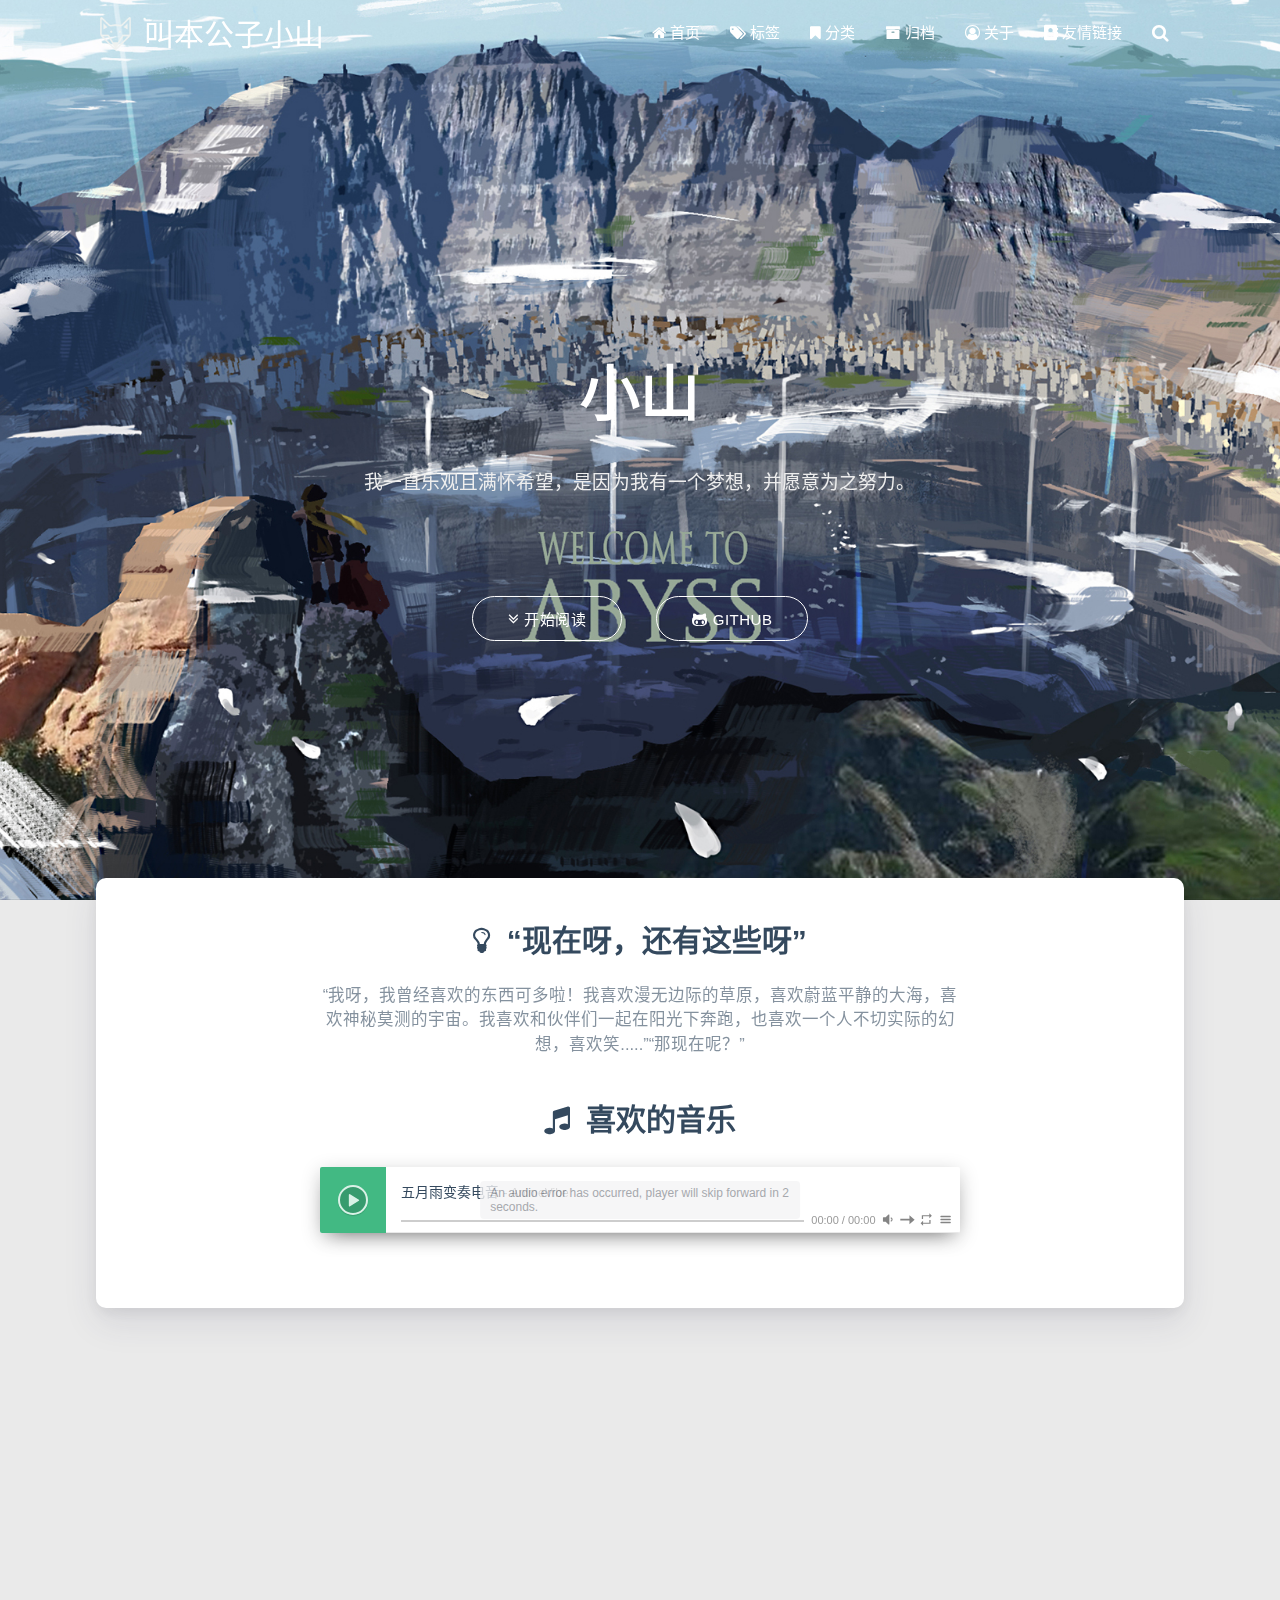
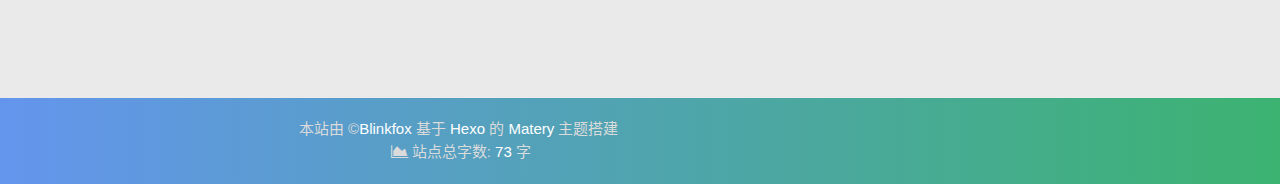
<file: index.html>
<!DOCTYPE HTML>
<html lang="zh-CN">


<head>
    <meta charset="utf-8">
    <meta name="keywords" content="叫本公子小山">
    <meta name="description" content="叫本公子小山">
    <meta http-equiv="X-UA-Compatible" content="IE=edge">
    <meta name="viewport" content="width=device-width, initial-scale=1.0, user-scalable=no">
    <meta name="renderer" content="webkit|ie-stand|ie-comp">
    <meta name="mobile-web-app-capable" content="yes">
    <meta name="format-detection" content="telephone=no">
    <meta name="apple-mobile-web-app-capable" content="yes">
    <meta name="apple-mobile-web-app-status-bar-style" content="black-translucent">
    <title>叫本公子小山</title>
    <link rel="icon" type="image/png" href="/favicon.png">

    <link rel="stylesheet" type="text/css" href="/libs/awesome/css/font-awesome.min.css">
    <link rel="stylesheet" type="text/css" href="/libs/materialize/materialize.min.css">
    <link rel="stylesheet" type="text/css" href="/libs/aos/aos.css">
    <link rel="stylesheet" type="text/css" href="/libs/animate/animate.min.css">
    <link rel="stylesheet" type="text/css" href="/libs/lightGallery/css/lightgallery.min.css">
    <link rel="stylesheet" type="text/css" href="/css/matery.css">
    <link rel="stylesheet" type="text/css" href="/css/my.css">
    <style type="text/css">
        
    </style>

    <script src="/libs/jquery/jquery-2.2.0.min.js"></script>
</head>


<body>

<header class="navbar-fixed">
    <nav id="headNav" class="bg-color nav-transparent">
        <div id="navContainer" class="nav-wrapper container">
            <div class="brand-logo">
                <a href="/" class="waves-effect waves-light">
                    
                    <img src="/medias/logo.png" class="logo-img" alt="LOGO">
                    
                    <span class="logo-span">叫本公子小山</span>
                </a>
            </div>
            

<a href="#" data-target="mobile-nav" class="sidenav-trigger button-collapse"><i class="fa fa-navicon"></i></a>
<ul class="right nav-menu">
    
	<li class="hide-on-med-and-down nav-item" >
		
					  <a href="/" class="waves-effect waves-light">
						
						<i class="fa fa-home"></i>
						
						<span>首页</span>
					</a>
          
        </li>
    
	<li class="hide-on-med-and-down nav-item" >
		
					  <a href="/tags" class="waves-effect waves-light">
						
						<i class="fa fa-tags"></i>
						
						<span>标签</span>
					</a>
          
        </li>
    
	<li class="hide-on-med-and-down nav-item" >
		
					  <a href="/categories" class="waves-effect waves-light">
						
						<i class="fa fa-bookmark"></i>
						
						<span>分类</span>
					</a>
          
        </li>
    
	<li class="hide-on-med-and-down nav-item" >
		
					  <a href="/archives" class="waves-effect waves-light">
						
						<i class="fa fa-archive"></i>
						
						<span>归档</span>
					</a>
          
        </li>
    
	<li class="hide-on-med-and-down nav-item" >
		
					  <a href="/about" class="waves-effect waves-light">
						
						<i class="fa fa-user-circle-o"></i>
						
						<span>关于</span>
					</a>
          
        </li>
    
	<li class="hide-on-med-and-down nav-item" >
		
					  <a href="/friends" class="waves-effect waves-light">
						
						<i class="fa fa-address-book"></i>
						
						<span>友情链接</span>
					</a>
          
        </li>
    
    <li>
        <a href="#searchModal" class="modal-trigger waves-effect waves-light">
            <i id="searchIcon" class="fa fa-search" title="搜索"></i>
        </a>
    </li>
</ul>

<div id="mobile-nav" class="side-nav sidenav">

    <div class="mobile-head bg-color">
        
        <img src="/medias/logo.png" class="logo-img circle responsive-img">
        
        <div class="logo-name">叫本公子小山</div>
        <div class="logo-desc">
            
            我一直乐观且满怀希望，是因为我有一个梦想，并愿意为之努力。
            
        </div>
    </div>

    

    <ul class="menu-list mobile-menu-list">
        
        <li class="m-nav-item">
	  
		<a href="/" class="waves-effect waves-light">
			
			    <i class="fa fa-fw fa-home"></i>
			
			首页
		</a>
          
        </li>
        
        <li class="m-nav-item">
	  
		<a href="/tags" class="waves-effect waves-light">
			
			    <i class="fa fa-fw fa-tags"></i>
			
			标签
		</a>
          
        </li>
        
        <li class="m-nav-item">
	  
		<a href="/categories" class="waves-effect waves-light">
			
			    <i class="fa fa-fw fa-bookmark"></i>
			
			分类
		</a>
          
        </li>
        
        <li class="m-nav-item">
	  
		<a href="/archives" class="waves-effect waves-light">
			
			    <i class="fa fa-fw fa-archive"></i>
			
			归档
		</a>
          
        </li>
        
        <li class="m-nav-item">
	  
		<a href="/about" class="waves-effect waves-light">
			
			    <i class="fa fa-fw fa-user-circle-o"></i>
			
			关于
		</a>
          
        </li>
        
        <li class="m-nav-item">
	  
		<a href="/friends" class="waves-effect waves-light">
			
			    <i class="fa fa-fw fa-address-book"></i>
			
			友情链接
		</a>
          
        </li>
        
        
        <li><div class="divider"></div></li>
        <li>
            <a href="https://github.com/blinkfox/hexo-theme-matery" class="waves-effect waves-light" target="_blank">
                <i class="fa fa-github-square fa-fw"></i>Fork Me
            </a>
        </li>
        
    </ul>
</div>


        </div>

        
            <style>
    .nav-transparent .github-corner {
        display: none !important;
    }

    .github-corner {
        position: absolute;
        z-index: 10;
        top: 0;
        right: 0;
        border: 0;
        transform: scale(1.1);
    }

    .github-corner svg {
        color: #0f9d58;
        fill: #fff;
        height: 64px;
        width: 64px;
    }

    .github-corner:hover .octo-arm {
        animation: a 0.56s ease-in-out;
    }

    .github-corner .octo-arm {
        animation: none;
    }

    @keyframes a {
        0%,
        to {
            transform: rotate(0);
        }
        20%,
        60% {
            transform: rotate(-25deg);
        }
        40%,
        80% {
            transform: rotate(10deg);
        }
    }
</style>

<a href="https://github.com/blinkfox/hexo-theme-matery" class="github-corner tooltipped hide-on-med-and-down" target="_blank"
   data-tooltip="Fork Me" data-position="left" data-delay="50">
    <svg viewBox="0 0 250 250" aria-hidden="true">
        <path d="M0,0 L115,115 L130,115 L142,142 L250,250 L250,0 Z"></path>
        <path d="M128.3,109.0 C113.8,99.7 119.0,89.6 119.0,89.6 C122.0,82.7 120.5,78.6 120.5,78.6 C119.2,72.0 123.4,76.3 123.4,76.3 C127.3,80.9 125.5,87.3 125.5,87.3 C122.9,97.6 130.6,101.9 134.4,103.2"
              fill="currentColor" style="transform-origin: 130px 106px;" class="octo-arm"></path>
        <path d="M115.0,115.0 C114.9,115.1 118.7,116.5 119.8,115.4 L133.7,101.6 C136.9,99.2 139.9,98.4 142.2,98.6 C133.8,88.0 127.5,74.4 143.8,58.0 C148.5,53.4 154.0,51.2 159.7,51.0 C160.3,49.4 163.2,43.6 171.4,40.1 C171.4,40.1 176.1,42.5 178.8,56.2 C183.1,58.6 187.2,61.8 190.9,65.4 C194.5,69.0 197.7,73.2 200.1,77.6 C213.8,80.2 216.3,84.9 216.3,84.9 C212.7,93.1 206.9,96.0 205.4,96.6 C205.1,102.4 203.0,107.8 198.3,112.5 C181.9,128.9 168.3,122.5 157.7,114.1 C157.9,116.9 156.7,120.9 152.7,124.9 L141.0,136.5 C139.8,137.7 141.6,141.9 141.8,141.8 Z"
              fill="currentColor" class="octo-body"></path>
    </svg>
</a>
        
    </nav>

</header>


<style>
    .carousel-control {
        width: 45px;
        height: 45px;
        line-height: 55px;
        border-radius: 45px;
        background: transparent;
        cursor: pointer;
        z-index: 100;
    }

    #prev-cover {
        position: absolute;
        top: 48%;
        left: 8px;
    }

    #next-cover {
        position: absolute;
        top: 48%;
        right: 8px;;
    }

    #prev-cover i {
        margin-right: 3px;
    }

    #next-cover i {
        margin-left: 3px;
    }

    .carousel-control:hover {
        background-color:rgba(0, 0, 0, .4);
    }

    .carousel-control i {
        color: #fff;
        font-size: 2.4rem;
    }
</style>



<div class="carousel carousel-slider center index-cover" data-indicators="true" style="margin-top: -64px;">
    

    <div class="carousel-item red white-text bg-cover about-cover">
        <div class="container">
            <div class="row">
    <div class="col s10 offset-s1 m8 offset-m2 l8 offset-l2">
        <div class="brand">
            <div class="title center-align">
                
                    小山
                
            </div>

            <div class="description center-align">
                
                    我一直乐观且满怀希望，是因为我有一个梦想，并愿意为之努力。
                
            </div>
        </div>
    </div>
</div>
<script>
// 每天切换 banner 图.  Switch banner image every day.
$('.bg-cover').css('background-image', 'url(/medias/banner/' + new Date().getDay() + '.jpg)');
</script>

            <div class="cover-btns">
                <a href="#indexCard" class="waves-effect waves-light btn">
                    <i class="fa fa-angle-double-down"></i>开始阅读
                </a>

                
                <a href="https://github.com/blinkfox/hexo-theme-matery" class="waves-effect waves-light btn" target="_blank">
                    <i class="fa fa-github-alt"></i>Github
                </a>
                
            </div>
            <div class="cover-social-link">














</div>
        </div>
    </div>

    
</div>

<script>
$(function () {
    let coverSlider = $('.carousel');
    coverSlider.carousel({
        duration: Number('120'),
        fullWidth: true,
        indicators: 'true' === 'true'
    });

    let carouselIntervalId;
    
    // Loop to call the next cover article picture.
    let autoCarousel = function() {
        carouselIntervalId = setInterval(function () {
            coverSlider.carousel('next');
        }, 5000);
    };
    autoCarousel();
    

    let restartPlay = function () {
        
        clearInterval(carouselIntervalId);
        autoCarousel();
        
    };

    
    // prev and next cover post.
    $('#prev-cover').click(function () {
        coverSlider.carousel('prev');
        restartPlay();
    });
    $('#next-cover').click(function () {
        coverSlider.carousel('next');
        restartPlay();
    });
    
});
</script>



<main class="content">

    
    <div id="indexCard" class="index-card">
        <div class="container ">
            <div class="card">
                <div class="card-content">
                    
                        <div class="dream">
    
    <div class="title center-align">
        <i class="fa fa-lightbulb-o"></i>&nbsp;&nbsp;“现在呀，还有这些呀”
    </div>
    
    <div class="row">
        <div class="col l8 offset-l2 m10 offset-m1 s10 offset-s1 center-align text">
            “我呀，我曾经喜欢的东西可多啦！我喜欢漫无边际的草原，喜欢蔚蓝平静的大海，喜欢神秘莫测的宇宙。我喜欢和伙伴们一起在阳光下奔跑，也喜欢一个人不切实际的幻想，喜欢笑.....”“那现在呢？”
        </div>
    </div>
</div>
                    

                    
                        

<link rel="stylesheet" href="/libs/aplayer/APlayer.min.css">
<div class="music-player">
    
    <div class="title center-align">
        <i class="fa fa-music"></i>&nbsp;&nbsp;喜欢的音乐
    </div>
    
    <div class="row">
        <div class="col l8 offset-l2 m10 offset-m1 s12">
            <div id="aplayer" class="music"></div>
        </div>
    </div>
</div>

<script src="/libs/aplayer/APlayer.min.js"></script>
<script>
$(function () {
    new APlayer({
        container: document.getElementById('aplayer'),
        fixed: 'false' === 'true',
        autoplay: 'true' === 'true',
        theme: '#42b983',
        loop: 'all',
        order: 'list',
        preload: 'auto',
        volume: Number('0.7'),
        listFolded: 'true' === 'true',
        listMaxHeight: '',
        audio: JSON.parse('[{"name":"五月雨变奏电音","artist":"AnimeVibe","url":"http://xxx.com/music1.mp3","cover":"http://xxx.com/music-cover1.png"},{"name":"Take me hand","artist":"DAISHI DANCE,Cecile Corbel","url":"/medias/music/music2.mp3","cover":"/medias/music/cover2.png"},{"name":"Shape of You","artist":"J.Fla","url":"http://xxx.com/music3.mp3","cover":"http://xxx.com/music-cover3.png"}]')
    });
});
</script>
                    

                    

                    <div id="recommend-sections" class="recommend">
                        



                    </div>
                </div>
            </div>
        </div>
    </div>
    

    

    <!-- 所有文章卡片 -->
    <article id="articles" class="container articles">
        <div class="row article-row">
            
            <div class="article col s12 m6 l4" data-aos="zoom-in">
                <div class="card">
                    <a href="/2019/10/24/post/">
                        <div class="card-image">
                            
                            
                            <img src="/medias/featureimages/16.jpg" class="responsive-img" alt="post">
                            
                            <span class="card-title">post</span>
                        </div>
                    </a>

                    <div class="card-content article-content">
                        <div class="summary block-with-text">
                            
                                
                            
                        </div>
                        <div class="publish-info">
                            <span class="publish-date">
                                <i class="fa fa-clock-o fa-fw icon-date"></i>2019-10-24
                            </span>
                            <span class="publish-author">
                                
                                <i class="fa fa-user fa-fw"></i>
                                小山
                                
                            </span>
                        </div>
                    </div>

                    
                </div>
            </div>
            
            <div class="article col s12 m6 l4" data-aos="zoom-in">
                <div class="card">
                    <a href="/2019/10/23/hello-world/">
                        <div class="card-image">
                            
                            
                            <img src="/medias/featureimages/12.jpg" class="responsive-img" alt="Hello World">
                            
                            <span class="card-title">Hello World</span>
                        </div>
                    </a>

                    <div class="card-content article-content">
                        <div class="summary block-with-text">
                            
                                Welcome to Hexo! This is your very first post. Check documentation for more info. If you get any problems when using Hex
                            
                        </div>
                        <div class="publish-info">
                            <span class="publish-date">
                                <i class="fa fa-clock-o fa-fw icon-date"></i>2019-10-23
                            </span>
                            <span class="publish-author">
                                
                                <i class="fa fa-user fa-fw"></i>
                                小山
                                
                            </span>
                        </div>
                    </div>

                    
                </div>
            </div>
            
        </div>
    </article>

</main>



<footer class="page-footer bg-color">
    <div class="container row center-align">
        <div class="col s12 m8 l8 copy-right">
            本站由&nbsp;&copy;<a href="https://blinkfox.github.io/" target="_blank">Blinkfox</a>&nbsp;基于
            <a href="https://hexo.io/" target="_blank">Hexo</a>&nbsp;的
            <a href="https://github.com/blinkfox/hexo-theme-matery" target="_blank">Matery</a>&nbsp;主题搭建
            <br>
            
            &nbsp;<i class="fa fa-area-chart"></i>&nbsp;站点总字数:&nbsp;<span
                class="white-color">73</span>&nbsp;字
            
            
            
        </div>
        <div class="col s12 m4 l4 social-link ">














</div>
    </div>
</footer>

<div class="progress-bar"></div>


<!-- 搜索遮罩框 -->
<div id="searchModal" class="modal">
    <div class="modal-content">
        <div class="search-header">
            <span class="title"><i class="fa fa-search"></i>&nbsp;&nbsp;搜索</span>
            <input type="search" id="searchInput" name="s" placeholder="请输入搜索的关键字"
                   class="search-input">
        </div>
        <div id="searchResult"></div>
    </div>
</div>

<script src="/js/search.js"></script>
<script type="text/javascript">
$(function () {
    searchFunc("/" + "search.xml", 'searchInput', 'searchResult');
});
</script>
<!-- 回到顶部按钮 -->
<div id="backTop" class="top-scroll">
    <a class="btn-floating btn-large waves-effect waves-light" href="#!">
        <i class="fa fa-angle-up"></i>
    </a>
</div>


<script src="/libs/materialize/materialize.min.js"></script>
<script src="/libs/masonry/masonry.pkgd.min.js"></script>
<script src="/libs/aos/aos.js"></script>
<script src="/libs/scrollprogress/scrollProgress.min.js"></script>
<script src="/libs/lightGallery/js/lightgallery-all.min.js"></script>
<script src="/js/matery.js"></script>

<!-- Global site tag (gtag.js) - Google Analytics -->



    <script src="/libs/others/clicklove.js"></script>



</body>
</html>
</file>
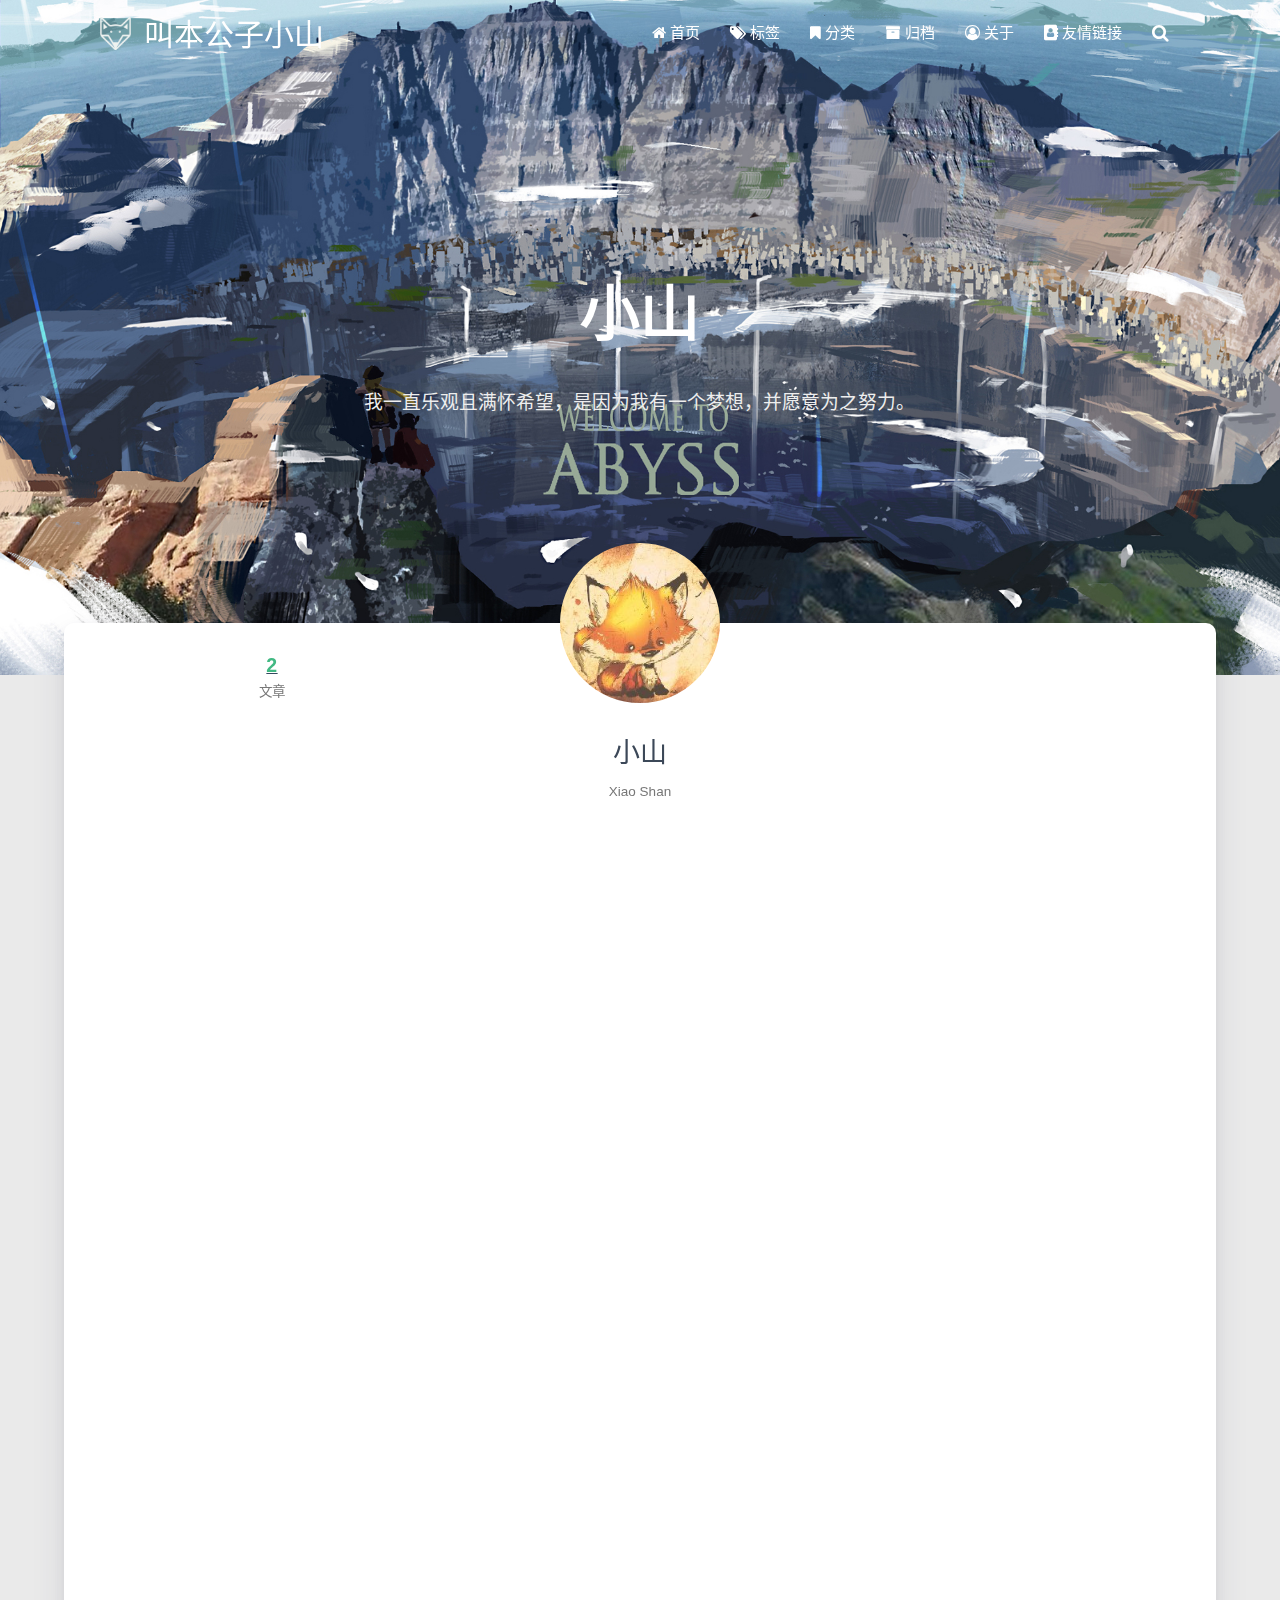
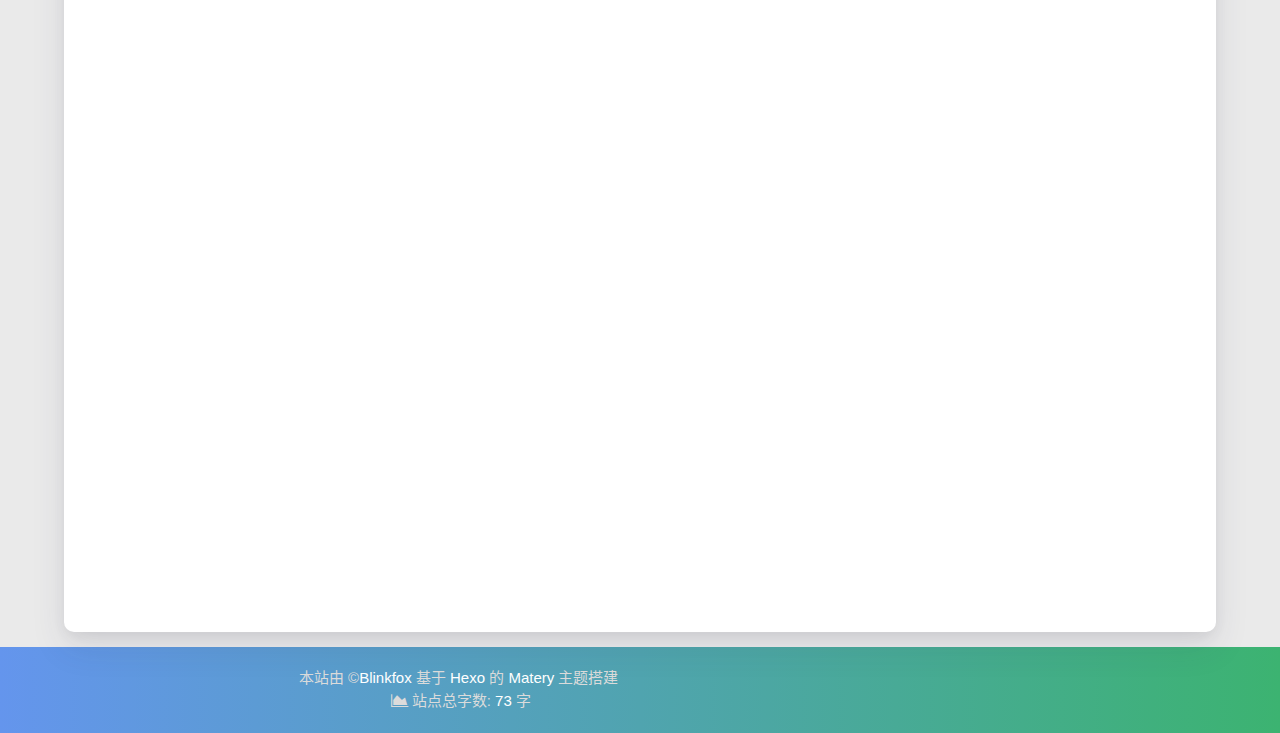
<file: about/index.html>
<!DOCTYPE HTML>
<html lang="zh-CN">


<head>
    <meta charset="utf-8">
    <meta name="keywords" content="关于, 叫本公子小山">
    <meta name="description" content="关于 | 叫本公子小山">
    <meta http-equiv="X-UA-Compatible" content="IE=edge">
    <meta name="viewport" content="width=device-width, initial-scale=1.0, user-scalable=no">
    <meta name="renderer" content="webkit|ie-stand|ie-comp">
    <meta name="mobile-web-app-capable" content="yes">
    <meta name="format-detection" content="telephone=no">
    <meta name="apple-mobile-web-app-capable" content="yes">
    <meta name="apple-mobile-web-app-status-bar-style" content="black-translucent">
    <title>关于 | 叫本公子小山</title>
    <link rel="icon" type="image/png" href="/favicon.png">

    <link rel="stylesheet" type="text/css" href="/libs/awesome/css/font-awesome.min.css">
    <link rel="stylesheet" type="text/css" href="/libs/materialize/materialize.min.css">
    <link rel="stylesheet" type="text/css" href="/libs/aos/aos.css">
    <link rel="stylesheet" type="text/css" href="/libs/animate/animate.min.css">
    <link rel="stylesheet" type="text/css" href="/libs/lightGallery/css/lightgallery.min.css">
    <link rel="stylesheet" type="text/css" href="/css/matery.css">
    <link rel="stylesheet" type="text/css" href="/css/my.css">
    <style type="text/css">
        
    </style>

    <script src="/libs/jquery/jquery-2.2.0.min.js"></script>
</head>


<body>

<header class="navbar-fixed">
    <nav id="headNav" class="bg-color nav-transparent">
        <div id="navContainer" class="nav-wrapper container">
            <div class="brand-logo">
                <a href="/" class="waves-effect waves-light">
                    
                    <img src="/medias/logo.png" class="logo-img" alt="LOGO">
                    
                    <span class="logo-span">叫本公子小山</span>
                </a>
            </div>
            

<a href="#" data-target="mobile-nav" class="sidenav-trigger button-collapse"><i class="fa fa-navicon"></i></a>
<ul class="right nav-menu">
    
	<li class="hide-on-med-and-down nav-item" >
		
					  <a href="/" class="waves-effect waves-light">
						
						<i class="fa fa-home"></i>
						
						<span>首页</span>
					</a>
          
        </li>
    
	<li class="hide-on-med-and-down nav-item" >
		
					  <a href="/tags" class="waves-effect waves-light">
						
						<i class="fa fa-tags"></i>
						
						<span>标签</span>
					</a>
          
        </li>
    
	<li class="hide-on-med-and-down nav-item" >
		
					  <a href="/categories" class="waves-effect waves-light">
						
						<i class="fa fa-bookmark"></i>
						
						<span>分类</span>
					</a>
          
        </li>
    
	<li class="hide-on-med-and-down nav-item" >
		
					  <a href="/archives" class="waves-effect waves-light">
						
						<i class="fa fa-archive"></i>
						
						<span>归档</span>
					</a>
          
        </li>
    
	<li class="hide-on-med-and-down nav-item" >
		
					  <a href="/about" class="waves-effect waves-light">
						
						<i class="fa fa-user-circle-o"></i>
						
						<span>关于</span>
					</a>
          
        </li>
    
	<li class="hide-on-med-and-down nav-item" >
		
					  <a href="/friends" class="waves-effect waves-light">
						
						<i class="fa fa-address-book"></i>
						
						<span>友情链接</span>
					</a>
          
        </li>
    
    <li>
        <a href="#searchModal" class="modal-trigger waves-effect waves-light">
            <i id="searchIcon" class="fa fa-search" title="搜索"></i>
        </a>
    </li>
</ul>

<div id="mobile-nav" class="side-nav sidenav">

    <div class="mobile-head bg-color">
        
        <img src="/medias/logo.png" class="logo-img circle responsive-img">
        
        <div class="logo-name">叫本公子小山</div>
        <div class="logo-desc">
            
            我一直乐观且满怀希望，是因为我有一个梦想，并愿意为之努力。
            
        </div>
    </div>

    

    <ul class="menu-list mobile-menu-list">
        
        <li class="m-nav-item">
	  
		<a href="/" class="waves-effect waves-light">
			
			    <i class="fa fa-fw fa-home"></i>
			
			首页
		</a>
          
        </li>
        
        <li class="m-nav-item">
	  
		<a href="/tags" class="waves-effect waves-light">
			
			    <i class="fa fa-fw fa-tags"></i>
			
			标签
		</a>
          
        </li>
        
        <li class="m-nav-item">
	  
		<a href="/categories" class="waves-effect waves-light">
			
			    <i class="fa fa-fw fa-bookmark"></i>
			
			分类
		</a>
          
        </li>
        
        <li class="m-nav-item">
	  
		<a href="/archives" class="waves-effect waves-light">
			
			    <i class="fa fa-fw fa-archive"></i>
			
			归档
		</a>
          
        </li>
        
        <li class="m-nav-item">
	  
		<a href="/about" class="waves-effect waves-light">
			
			    <i class="fa fa-fw fa-user-circle-o"></i>
			
			关于
		</a>
          
        </li>
        
        <li class="m-nav-item">
	  
		<a href="/friends" class="waves-effect waves-light">
			
			    <i class="fa fa-fw fa-address-book"></i>
			
			友情链接
		</a>
          
        </li>
        
        
        <li><div class="divider"></div></li>
        <li>
            <a href="https://github.com/blinkfox/hexo-theme-matery" class="waves-effect waves-light" target="_blank">
                <i class="fa fa-github-square fa-fw"></i>Fork Me
            </a>
        </li>
        
    </ul>
</div>


        </div>

        
            <style>
    .nav-transparent .github-corner {
        display: none !important;
    }

    .github-corner {
        position: absolute;
        z-index: 10;
        top: 0;
        right: 0;
        border: 0;
        transform: scale(1.1);
    }

    .github-corner svg {
        color: #0f9d58;
        fill: #fff;
        height: 64px;
        width: 64px;
    }

    .github-corner:hover .octo-arm {
        animation: a 0.56s ease-in-out;
    }

    .github-corner .octo-arm {
        animation: none;
    }

    @keyframes a {
        0%,
        to {
            transform: rotate(0);
        }
        20%,
        60% {
            transform: rotate(-25deg);
        }
        40%,
        80% {
            transform: rotate(10deg);
        }
    }
</style>

<a href="https://github.com/blinkfox/hexo-theme-matery" class="github-corner tooltipped hide-on-med-and-down" target="_blank"
   data-tooltip="Fork Me" data-position="left" data-delay="50">
    <svg viewBox="0 0 250 250" aria-hidden="true">
        <path d="M0,0 L115,115 L130,115 L142,142 L250,250 L250,0 Z"></path>
        <path d="M128.3,109.0 C113.8,99.7 119.0,89.6 119.0,89.6 C122.0,82.7 120.5,78.6 120.5,78.6 C119.2,72.0 123.4,76.3 123.4,76.3 C127.3,80.9 125.5,87.3 125.5,87.3 C122.9,97.6 130.6,101.9 134.4,103.2"
              fill="currentColor" style="transform-origin: 130px 106px;" class="octo-arm"></path>
        <path d="M115.0,115.0 C114.9,115.1 118.7,116.5 119.8,115.4 L133.7,101.6 C136.9,99.2 139.9,98.4 142.2,98.6 C133.8,88.0 127.5,74.4 143.8,58.0 C148.5,53.4 154.0,51.2 159.7,51.0 C160.3,49.4 163.2,43.6 171.4,40.1 C171.4,40.1 176.1,42.5 178.8,56.2 C183.1,58.6 187.2,61.8 190.9,65.4 C194.5,69.0 197.7,73.2 200.1,77.6 C213.8,80.2 216.3,84.9 216.3,84.9 C212.7,93.1 206.9,96.0 205.4,96.6 C205.1,102.4 203.0,107.8 198.3,112.5 C181.9,128.9 168.3,122.5 157.7,114.1 C157.9,116.9 156.7,120.9 152.7,124.9 L141.0,136.5 C139.8,137.7 141.6,141.9 141.8,141.8 Z"
              fill="currentColor" class="octo-body"></path>
    </svg>
</a>
        
    </nav>

</header>

<style type="text/css">
    /* don't remove. */
    .about-cover {
        height: 75vh;
    }
</style>

<div class="bg-cover pd-header about-cover">
    <div class="container">
    <div class="row">
    <div class="col s10 offset-s1 m8 offset-m2 l8 offset-l2">
        <div class="brand">
            <div class="title center-align">
                
                    小山
                
            </div>

            <div class="description center-align">
                
                    我一直乐观且满怀希望，是因为我有一个梦想，并愿意为之努力。
                
            </div>
        </div>
    </div>
</div>
<script>
// 每天切换 banner 图.  Switch banner image every day.
$('.bg-cover').css('background-image', 'url(/medias/banner/' + new Date().getDay() + '.jpg)');
</script>
    </div>
</div>

<main class="content">

    <div id="aboutme" class="container about-container">
        <div class="card">
            <div class="card-content">
                <div class="row">
                    <div class="post-statis col l4 hide-on-med-and-down" data-aos="zoom-in-right">
                        
<div class="statis">
    <span class="count"><a href="/" target="_blank">2</a></span>
    <span class="name">文章</span>
</div>





                    </div>
                    <div class="col s12 m12 l4">
                        <div class="profile center-align">
                            <div class="avatar">
                                <img src="/medias/avatar.jpg" alt="小山"
                                     class="circle responsive-img avatar-img">
                            </div>
                            <div class="author">
                                <div class="post-statis hide-on-large-only" data-aos="zoom-in-right">
                                    
<div class="statis">
    <span class="count"><a href="/" target="_blank">2</a></span>
    <span class="name">文章</span>
</div>





                                </div>
                                <div class="title">小山</div>
                                <div class="career">Xiao Shan</div>
                                <div class="social-link hide-on-large-only" data-aos="zoom-in-left">
                                    















                                </div>
                            </div>
                        </div>
                    </div>
                    <div class="col l4 hide-on-med-and-down" data-aos="zoom-in-left">
                        <div class="social-link">
                            















                        </div>
                    </div>
                </div>

                <div class="introduction center-align" data-aos="fade-up">If you wish to succeed, you should use persistence as your good friend, experience as your reference, prudence as your brother and hope as your sentry.</div>

                <style type="text/css">
    #posts-chart,
    #categories-chart,
    #tags-chart {
        width: 100%;
        height: 300px;
        margin: 0.5rem auto;
        padding: 0.5rem;
    }
</style>

<div id="postCharts" class="post-charts">
    <div class="title center-align" data-aos="zoom-in-up">
        <i class="fa fa-bar-chart"></i>&nbsp;&nbsp;文章统计图
    </div>
    <div class="row">
        <div class="chart col s12 m6 l4" data-aos="zoom-in-up">
            <div id="posts-chart"></div>
        </div>

        <div class="chart col s12 m6 l4" data-aos="zoom-in-up">
            <div id="categories-chart"></div>
        </div>

        <div class="chart col s12 m6 l4" data-aos="zoom-in-up">
            <div id="tags-chart"></div>
        </div>
    </div>
</div>

<script type="text/javascript" src="/libs/echarts/echarts.min.js"></script>
<script>
    let postsChart = echarts.init(document.getElementById('posts-chart'));
    let categoriesChart = echarts.init(document.getElementById('categories-chart'));
    let tagsChart = echarts.init(document.getElementById('tags-chart'));

    

    let postsOption = {
        title: {
            text: '文章发布统计图',
            top: -5,
            x: 'center'
        },
        tooltip: {
            trigger: 'axis'
        },
        xAxis: {
            type: 'category',
            data: ["2018-10","2018-11","2018-12","2019-01","2019-02","2019-03","2019-04","2019-05","2019-06","2019-07","2019-08","2019-09","2019-10"]
        },
        yAxis: {
            type: 'value',
        },
        series: [
            {
                name: '文章篇数',
                type: 'line',
                color: ['#6772e5'],
                data: [0,0,0,0,0,0,0,0,0,0,0,0,2],
                markPoint: {
                    symbolSize: 45,
                    color: ['#fa755a','#3ecf8e','#82d3f4'],
                    data: [{
                        type: 'max',
                        itemStyle: {color: ['#3ecf8e']},
                        name: '最大值'
                    }, {
                        type: 'min',
                        itemStyle: {color: ['#fa755a']},
                        name: '最小值'
                    }]
                },
                markLine: {
                    itemStyle: {color: ['#ab47bc']},
                    data: [
                        {type: 'average', name: '平均值'}
                    ]
                }
            }
        ]
    };

    

    let categoriesOption = {
        title: {
            text: '文章分类统计图',
            top: -4,
            x: 'center'
        },
        tooltip: {
            trigger: 'item',
            formatter: "{a} <br/>{b} : {c} ({d}%)"
        },
        series: [
            {
                name: '分类',
                type: 'pie',
                radius: '50%',
                color: ['#6772e5', '#ff9e0f', '#fa755a', '#3ecf8e', '#82d3f4', '#ab47bc', '#525f7f', '#f51c47', '#26A69A'],
                data: [],
                itemStyle: {
                    emphasis: {
                        shadowBlur: 10,
                        shadowOffsetX: 0,
                        shadowColor: 'rgba(0, 0, 0, 0.5)'
                    }
                }
            }
        ]
    };

    

    let tagsOption = {
        title: {
            text: 'TOP10 标签统计图',
            top: -5,
            x: 'center'
        },
        tooltip: {},
        xAxis: [
            {
                type: 'category',
                data: []
            }
        ],
        yAxis: [
            {
                type: 'value'
            }
        ],
        series: [
            {
                type: 'bar',
                color: ['#82d3f4'],
                barWidth : 18,
                data: [],
                markPoint: {
                    symbolSize: 45,
                    data: [{
                        type: 'max',
                        itemStyle: {color: ['#3ecf8e']},
                        name: '最大值'
                    }, {
                        type: 'min',
                        itemStyle: {color: ['#fa755a']},
                        name: '最小值'
                    }],
                },
                markLine: {
                    itemStyle: {color: ['#ab47bc']},
                    data: [
                        {type: 'average', name: '平均值'}
                    ]
                }
            }
        ]
    };

    // render the charts
    postsChart.setOption(postsOption);
    categoriesChart.setOption(categoriesOption);
    tagsChart.setOption(tagsOption);
</script>

                

                
                
<div class="my-skills">
    <div class="title center-align" data-aos="zoom-in-up">
        <i class="fa fa-wrench"></i>&nbsp;&nbsp;我的技能
    </div>
    <div class="row">
        
        
        
        <div class="col s12 m6 l6" data-aos="fade-up">
            <div class="skillbar">
                <div class="skillbar-title"
                     style="background: linear-gradient(to right, #FFEB3B 0%, #FFF176 100%); width: 50%">
                    <span>photoshop</span>
                </div>
                <div class="skill-bar-percent">50%</div>
            </div>
        </div>
        
        
        <div class="col s12 m6 l6" data-aos="fade-up">
            <div class="skillbar">
                <div class="skillbar-title"
                     style="background: linear-gradient(to right, #FF0066 0%, #FF00CC 100%); width: 20%">
                    <span>Python</span>
                </div>
                <div class="skill-bar-percent">20%</div>
            </div>
        </div>
        
        
        <div class="col s12 m6 l6" data-aos="fade-up">
            <div class="skillbar">
                <div class="skillbar-title"
                     style="background: linear-gradient(to right, #9900FF 0%, #CC66FF 100%); width: 10%">
                    <span>C#</span>
                </div>
                <div class="skill-bar-percent">10%</div>
            </div>
        </div>
        
        
        <div class="col s12 m6 l6" data-aos="fade-up">
            <div class="skillbar">
                <div class="skillbar-title"
                     style="background: linear-gradient(to right, #2196F3 0%, #42A5F5 100%); width: 10%">
                    <span>Blender</span>
                </div>
                <div class="skill-bar-percent">10%</div>
            </div>
        </div>
        
        
        <div class="col s12 m6 l6" data-aos="fade-up">
            <div class="skillbar">
                <div class="skillbar-title"
                     style="background: linear-gradient(to right, #00BCD4 0%, #80DEEA 100%); width: 1%">
                    <span>Unity3d</span>
                </div>
                <div class="skill-bar-percent">1%</div>
            </div>
        </div>
        
        
        <div class="col s12 m6 l6" data-aos="fade-up">
            <div class="skillbar">
                <div class="skillbar-title"
                     style="background: linear-gradient(to right, #4CAF50 0%, #81C784 100%); width: 1%">
                    <span>SQL</span>
                </div>
                <div class="skill-bar-percent">1%</div>
            </div>
        </div>
        
        
    </div>

    

    
    <div class="other-skills chip-container" data-aos="zoom-in-up">
        <div class="sub-title center-align"><i class="fa fa-book"></i>&nbsp;&nbsp;其他技能</div>
        <div class="tag-chips center-align">
            
        </div>
    </div>
    

</div>
                

                
                
<div id="myGallery" class="my-gallery">
    <div class="title center-align" data-aos="zoom-in-up">
        <i class="fa fa-photo"></i>&nbsp;&nbsp;相册
    </div>
    <div class="row">
        
        
        <div class="photo col s12 m6 l4" data-aos="fade-up">
            <div class="img-item" data-src="/medias/featureimages/0.jpg">
                <img src="/medias/featureimages/0.jpg" class="responsive-img">
            </div>
        </div>
        
        <div class="photo col s12 m6 l4" data-aos="fade-up">
            <div class="img-item" data-src="/medias/featureimages/1.jpg">
                <img src="/medias/featureimages/1.jpg" class="responsive-img">
            </div>
        </div>
        
        <div class="photo col s12 m6 l4" data-aos="fade-up">
            <div class="img-item" data-src="/medias/featureimages/2.jpg">
                <img src="/medias/featureimages/2.jpg" class="responsive-img">
            </div>
        </div>
        
        
    </div>
</div>

<script>
    $(function () {
        let animateClass = 'animated pulse';
        $('#myGallery .photo').hover(function () {
            $(this).addClass(animateClass);
        }, function () {
            $(this).removeClass(animateClass);
        });
    });
</script>
                

            </div>
        </div>
    </div>
</main>
<footer class="page-footer bg-color">
    <div class="container row center-align">
        <div class="col s12 m8 l8 copy-right">
            本站由&nbsp;&copy;<a href="https://blinkfox.github.io/" target="_blank">Blinkfox</a>&nbsp;基于
            <a href="https://hexo.io/" target="_blank">Hexo</a>&nbsp;的
            <a href="https://github.com/blinkfox/hexo-theme-matery" target="_blank">Matery</a>&nbsp;主题搭建
            <br>
            
            &nbsp;<i class="fa fa-area-chart"></i>&nbsp;站点总字数:&nbsp;<span
                class="white-color">73</span>&nbsp;字
            
            
            
        </div>
        <div class="col s12 m4 l4 social-link ">














</div>
    </div>
</footer>

<div class="progress-bar"></div>


<!-- 搜索遮罩框 -->
<div id="searchModal" class="modal">
    <div class="modal-content">
        <div class="search-header">
            <span class="title"><i class="fa fa-search"></i>&nbsp;&nbsp;搜索</span>
            <input type="search" id="searchInput" name="s" placeholder="请输入搜索的关键字"
                   class="search-input">
        </div>
        <div id="searchResult"></div>
    </div>
</div>

<script src="/js/search.js"></script>
<script type="text/javascript">
$(function () {
    searchFunc("/" + "search.xml", 'searchInput', 'searchResult');
});
</script>
<!-- 回到顶部按钮 -->
<div id="backTop" class="top-scroll">
    <a class="btn-floating btn-large waves-effect waves-light" href="#!">
        <i class="fa fa-angle-up"></i>
    </a>
</div>


<script src="/libs/materialize/materialize.min.js"></script>
<script src="/libs/masonry/masonry.pkgd.min.js"></script>
<script src="/libs/aos/aos.js"></script>
<script src="/libs/scrollprogress/scrollProgress.min.js"></script>
<script src="/libs/lightGallery/js/lightgallery-all.min.js"></script>
<script src="/js/matery.js"></script>

<!-- Global site tag (gtag.js) - Google Analytics -->



    <script src="/libs/others/clicklove.js"></script>



</body>
</html>
</file>
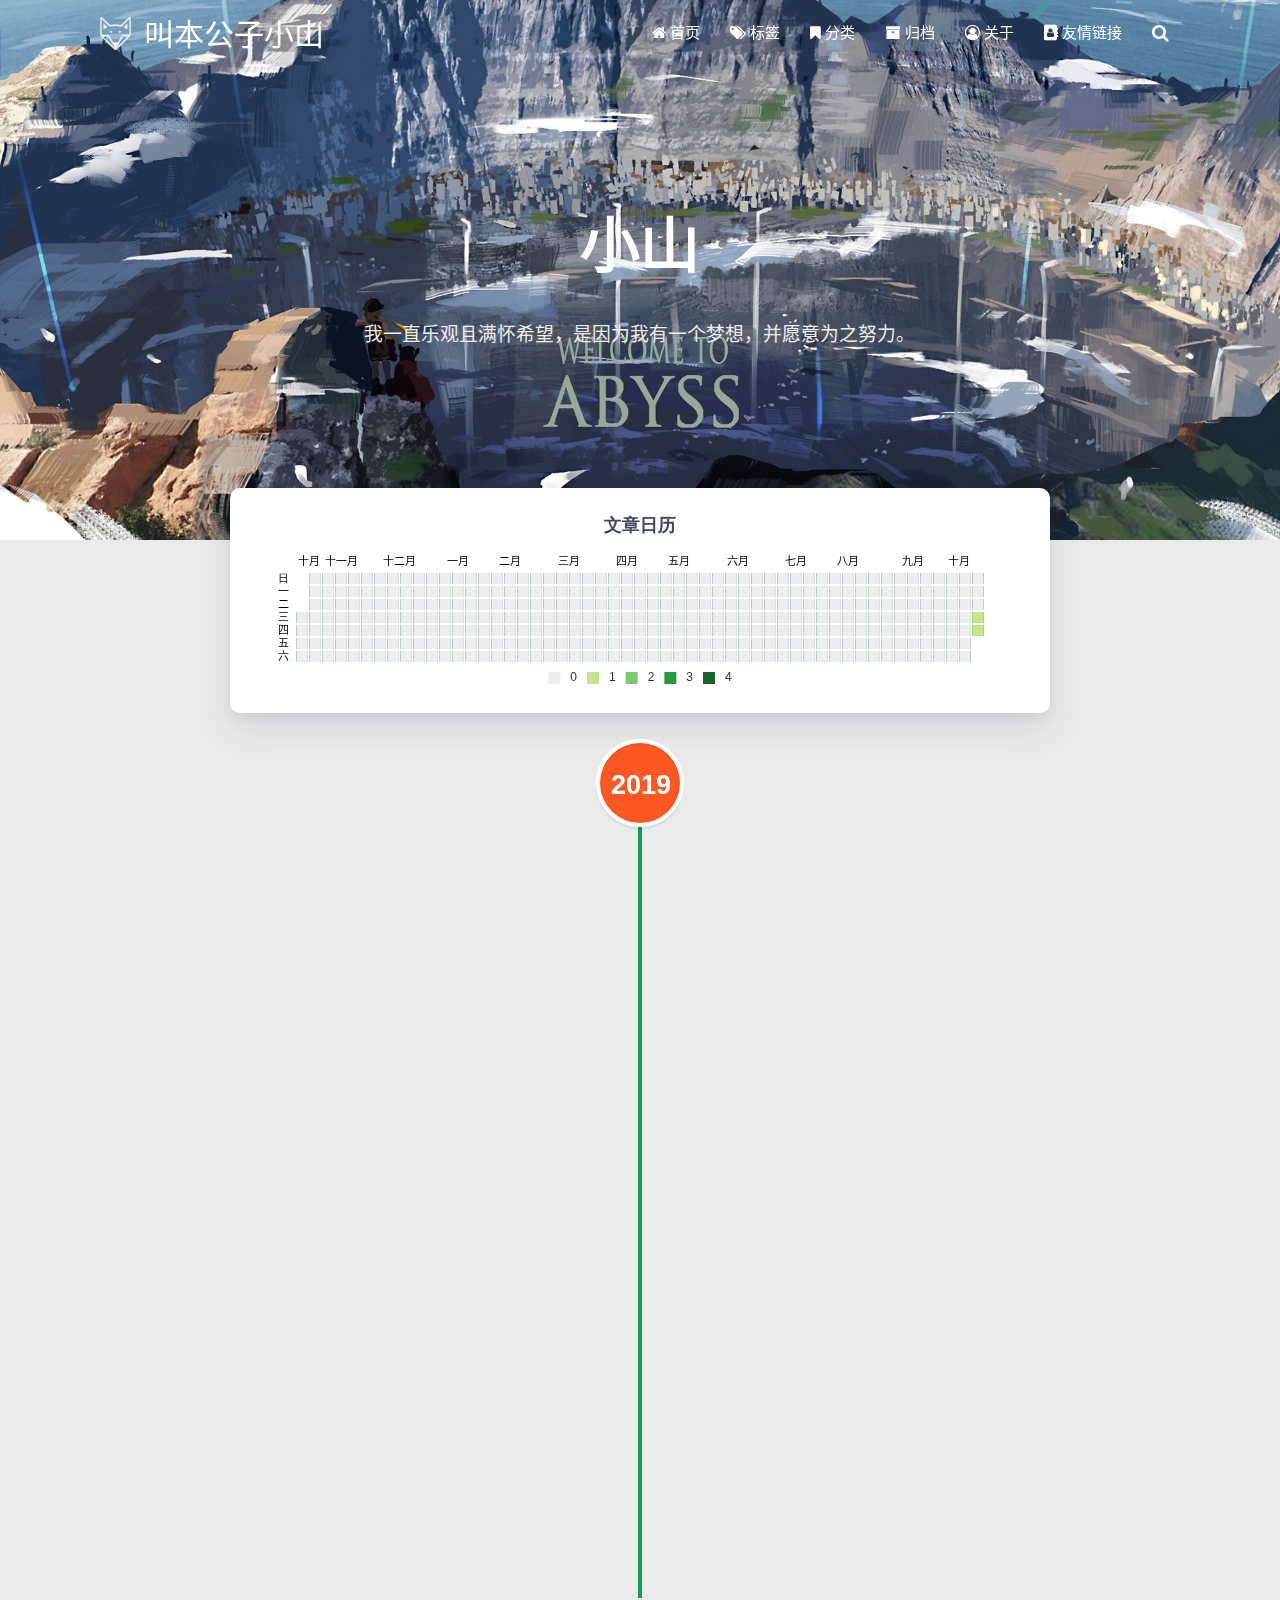
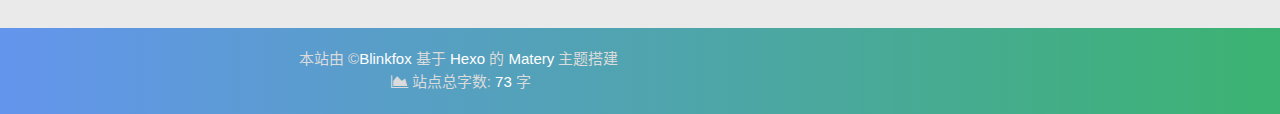
<file: archives/index.html>
<!DOCTYPE HTML>
<html lang="zh-CN">


<head>
    <meta charset="utf-8">
    <meta name="keywords" content="归档, 叫本公子小山">
    <meta name="description" content="归档 | 叫本公子小山">
    <meta http-equiv="X-UA-Compatible" content="IE=edge">
    <meta name="viewport" content="width=device-width, initial-scale=1.0, user-scalable=no">
    <meta name="renderer" content="webkit|ie-stand|ie-comp">
    <meta name="mobile-web-app-capable" content="yes">
    <meta name="format-detection" content="telephone=no">
    <meta name="apple-mobile-web-app-capable" content="yes">
    <meta name="apple-mobile-web-app-status-bar-style" content="black-translucent">
    <title>归档 | 叫本公子小山</title>
    <link rel="icon" type="image/png" href="/favicon.png">

    <link rel="stylesheet" type="text/css" href="/libs/awesome/css/font-awesome.min.css">
    <link rel="stylesheet" type="text/css" href="/libs/materialize/materialize.min.css">
    <link rel="stylesheet" type="text/css" href="/libs/aos/aos.css">
    <link rel="stylesheet" type="text/css" href="/libs/animate/animate.min.css">
    <link rel="stylesheet" type="text/css" href="/libs/lightGallery/css/lightgallery.min.css">
    <link rel="stylesheet" type="text/css" href="/css/matery.css">
    <link rel="stylesheet" type="text/css" href="/css/my.css">
    <style type="text/css">
        
    </style>

    <script src="/libs/jquery/jquery-2.2.0.min.js"></script>
</head>


<body>

<header class="navbar-fixed">
    <nav id="headNav" class="bg-color nav-transparent">
        <div id="navContainer" class="nav-wrapper container">
            <div class="brand-logo">
                <a href="/" class="waves-effect waves-light">
                    
                    <img src="/medias/logo.png" class="logo-img" alt="LOGO">
                    
                    <span class="logo-span">叫本公子小山</span>
                </a>
            </div>
            

<a href="#" data-target="mobile-nav" class="sidenav-trigger button-collapse"><i class="fa fa-navicon"></i></a>
<ul class="right nav-menu">
    
	<li class="hide-on-med-and-down nav-item" >
		
					  <a href="/" class="waves-effect waves-light">
						
						<i class="fa fa-home"></i>
						
						<span>首页</span>
					</a>
          
        </li>
    
	<li class="hide-on-med-and-down nav-item" >
		
					  <a href="/tags" class="waves-effect waves-light">
						
						<i class="fa fa-tags"></i>
						
						<span>标签</span>
					</a>
          
        </li>
    
	<li class="hide-on-med-and-down nav-item" >
		
					  <a href="/categories" class="waves-effect waves-light">
						
						<i class="fa fa-bookmark"></i>
						
						<span>分类</span>
					</a>
          
        </li>
    
	<li class="hide-on-med-and-down nav-item" >
		
					  <a href="/archives" class="waves-effect waves-light">
						
						<i class="fa fa-archive"></i>
						
						<span>归档</span>
					</a>
          
        </li>
    
	<li class="hide-on-med-and-down nav-item" >
		
					  <a href="/about" class="waves-effect waves-light">
						
						<i class="fa fa-user-circle-o"></i>
						
						<span>关于</span>
					</a>
          
        </li>
    
	<li class="hide-on-med-and-down nav-item" >
		
					  <a href="/friends" class="waves-effect waves-light">
						
						<i class="fa fa-address-book"></i>
						
						<span>友情链接</span>
					</a>
          
        </li>
    
    <li>
        <a href="#searchModal" class="modal-trigger waves-effect waves-light">
            <i id="searchIcon" class="fa fa-search" title="搜索"></i>
        </a>
    </li>
</ul>

<div id="mobile-nav" class="side-nav sidenav">

    <div class="mobile-head bg-color">
        
        <img src="/medias/logo.png" class="logo-img circle responsive-img">
        
        <div class="logo-name">叫本公子小山</div>
        <div class="logo-desc">
            
            我一直乐观且满怀希望，是因为我有一个梦想，并愿意为之努力。
            
        </div>
    </div>

    

    <ul class="menu-list mobile-menu-list">
        
        <li class="m-nav-item">
	  
		<a href="/" class="waves-effect waves-light">
			
			    <i class="fa fa-fw fa-home"></i>
			
			首页
		</a>
          
        </li>
        
        <li class="m-nav-item">
	  
		<a href="/tags" class="waves-effect waves-light">
			
			    <i class="fa fa-fw fa-tags"></i>
			
			标签
		</a>
          
        </li>
        
        <li class="m-nav-item">
	  
		<a href="/categories" class="waves-effect waves-light">
			
			    <i class="fa fa-fw fa-bookmark"></i>
			
			分类
		</a>
          
        </li>
        
        <li class="m-nav-item">
	  
		<a href="/archives" class="waves-effect waves-light">
			
			    <i class="fa fa-fw fa-archive"></i>
			
			归档
		</a>
          
        </li>
        
        <li class="m-nav-item">
	  
		<a href="/about" class="waves-effect waves-light">
			
			    <i class="fa fa-fw fa-user-circle-o"></i>
			
			关于
		</a>
          
        </li>
        
        <li class="m-nav-item">
	  
		<a href="/friends" class="waves-effect waves-light">
			
			    <i class="fa fa-fw fa-address-book"></i>
			
			友情链接
		</a>
          
        </li>
        
        
        <li><div class="divider"></div></li>
        <li>
            <a href="https://github.com/blinkfox/hexo-theme-matery" class="waves-effect waves-light" target="_blank">
                <i class="fa fa-github-square fa-fw"></i>Fork Me
            </a>
        </li>
        
    </ul>
</div>


        </div>

        
            <style>
    .nav-transparent .github-corner {
        display: none !important;
    }

    .github-corner {
        position: absolute;
        z-index: 10;
        top: 0;
        right: 0;
        border: 0;
        transform: scale(1.1);
    }

    .github-corner svg {
        color: #0f9d58;
        fill: #fff;
        height: 64px;
        width: 64px;
    }

    .github-corner:hover .octo-arm {
        animation: a 0.56s ease-in-out;
    }

    .github-corner .octo-arm {
        animation: none;
    }

    @keyframes a {
        0%,
        to {
            transform: rotate(0);
        }
        20%,
        60% {
            transform: rotate(-25deg);
        }
        40%,
        80% {
            transform: rotate(10deg);
        }
    }
</style>

<a href="https://github.com/blinkfox/hexo-theme-matery" class="github-corner tooltipped hide-on-med-and-down" target="_blank"
   data-tooltip="Fork Me" data-position="left" data-delay="50">
    <svg viewBox="0 0 250 250" aria-hidden="true">
        <path d="M0,0 L115,115 L130,115 L142,142 L250,250 L250,0 Z"></path>
        <path d="M128.3,109.0 C113.8,99.7 119.0,89.6 119.0,89.6 C122.0,82.7 120.5,78.6 120.5,78.6 C119.2,72.0 123.4,76.3 123.4,76.3 C127.3,80.9 125.5,87.3 125.5,87.3 C122.9,97.6 130.6,101.9 134.4,103.2"
              fill="currentColor" style="transform-origin: 130px 106px;" class="octo-arm"></path>
        <path d="M115.0,115.0 C114.9,115.1 118.7,116.5 119.8,115.4 L133.7,101.6 C136.9,99.2 139.9,98.4 142.2,98.6 C133.8,88.0 127.5,74.4 143.8,58.0 C148.5,53.4 154.0,51.2 159.7,51.0 C160.3,49.4 163.2,43.6 171.4,40.1 C171.4,40.1 176.1,42.5 178.8,56.2 C183.1,58.6 187.2,61.8 190.9,65.4 C194.5,69.0 197.7,73.2 200.1,77.6 C213.8,80.2 216.3,84.9 216.3,84.9 C212.7,93.1 206.9,96.0 205.4,96.6 C205.1,102.4 203.0,107.8 198.3,112.5 C181.9,128.9 168.3,122.5 157.7,114.1 C157.9,116.9 156.7,120.9 152.7,124.9 L141.0,136.5 C139.8,137.7 141.6,141.9 141.8,141.8 Z"
              fill="currentColor" class="octo-body"></path>
    </svg>
</a>
        
    </nav>

</header>

<div class="bg-cover pd-header about-cover">
    <div class="container">
    <div class="row">
    <div class="col s10 offset-s1 m8 offset-m2 l8 offset-l2">
        <div class="brand">
            <div class="title center-align">
                
                    小山
                
            </div>

            <div class="description center-align">
                
                    我一直乐观且满怀希望，是因为我有一个梦想，并愿意为之努力。
                
            </div>
        </div>
    </div>
</div>
<script>
// 每天切换 banner 图.  Switch banner image every day.
$('.bg-cover').css('background-image', 'url(/medias/banner/' + new Date().getDay() + '.jpg)');
</script>
    </div>
</div>

<main class="content">

    
    <div class="container archive-calendar">
    <div class="card">
        <div id="post-calendar" class="card-content"></div>
    </div>
</div>

<script type="text/javascript" src="/libs/echarts/echarts.min.js"></script>
<script type="text/javascript">
    let myChart = echarts.init(document.getElementById('post-calendar'));

    

    let option = {
        title: {
            top: 0,
            text: '文章日历',
            left: 'center',
            textStyle: {
                color: '#3C4858'
            }
        },
        tooltip: {
            padding: 10,
            backgroundColor: '#555',
            borderColor: '#777',
            borderWidth: 1,
            formatter: function (obj) {
                var value = obj.value;
                return '<div style="font-size: 14px;">' + value[0] + '：' + value[1] + '</div>';
            }
        },
        visualMap: {
            show: true,
            showLabel: true,
            categories: [0, 1, 2, 3, 4],
            calculable: true,
            inRange: {
                symbol: 'rect',
                color: ['#ebedf0', '#c6e48b', '#7bc96f', '#239a3b', '#196127']
            },
            itemWidth: 12,
            itemHeight: 12,
            orient: 'horizontal',
            left: 'center',
            bottom: 0
        },
        calendar: [{
            left: 'center',
            range: ["2018-10-24", "2019-10-24"],
            cellSize: [13, 13],
            splitLine: {
                show: false
            },
            itemStyle: {
                color: '#196127',
                borderColor: '#fff',
                borderWidth: 2
            },
            yearLabel: {
                show: false
            },
            monthLabel: {
                nameMap: 'cn',
                fontSize: 11
            },
            dayLabel: {
                formatter: '{start}  1st',
                nameMap: 'cn',
                fontSize: 11
            }
        }],
        series: [{
            type: 'heatmap',
            coordinateSystem: 'calendar',
            calendarIndex: 0,
            data: [["2018-10-24", 0], ["2018-10-25", 0], ["2018-10-26", 0], ["2018-10-27", 0], ["2018-10-28", 0], ["2018-10-29", 0], ["2018-10-30", 0], ["2018-10-31", 0], ["2018-11-01", 0], ["2018-11-02", 0], ["2018-11-03", 0], ["2018-11-04", 0], ["2018-11-05", 0], ["2018-11-06", 0], ["2018-11-07", 0], ["2018-11-08", 0], ["2018-11-09", 0], ["2018-11-10", 0], ["2018-11-11", 0], ["2018-11-12", 0], ["2018-11-13", 0], ["2018-11-14", 0], ["2018-11-15", 0], ["2018-11-16", 0], ["2018-11-17", 0], ["2018-11-18", 0], ["2018-11-19", 0], ["2018-11-20", 0], ["2018-11-21", 0], ["2018-11-22", 0], ["2018-11-23", 0], ["2018-11-24", 0], ["2018-11-25", 0], ["2018-11-26", 0], ["2018-11-27", 0], ["2018-11-28", 0], ["2018-11-29", 0], ["2018-11-30", 0], ["2018-12-01", 0], ["2018-12-02", 0], ["2018-12-03", 0], ["2018-12-04", 0], ["2018-12-05", 0], ["2018-12-06", 0], ["2018-12-07", 0], ["2018-12-08", 0], ["2018-12-09", 0], ["2018-12-10", 0], ["2018-12-11", 0], ["2018-12-12", 0], ["2018-12-13", 0], ["2018-12-14", 0], ["2018-12-15", 0], ["2018-12-16", 0], ["2018-12-17", 0], ["2018-12-18", 0], ["2018-12-19", 0], ["2018-12-20", 0], ["2018-12-21", 0], ["2018-12-22", 0], ["2018-12-23", 0], ["2018-12-24", 0], ["2018-12-25", 0], ["2018-12-26", 0], ["2018-12-27", 0], ["2018-12-28", 0], ["2018-12-29", 0], ["2018-12-30", 0], ["2018-12-31", 0], ["2019-01-01", 0], ["2019-01-02", 0], ["2019-01-03", 0], ["2019-01-04", 0], ["2019-01-05", 0], ["2019-01-06", 0], ["2019-01-07", 0], ["2019-01-08", 0], ["2019-01-09", 0], ["2019-01-10", 0], ["2019-01-11", 0], ["2019-01-12", 0], ["2019-01-13", 0], ["2019-01-14", 0], ["2019-01-15", 0], ["2019-01-16", 0], ["2019-01-17", 0], ["2019-01-18", 0], ["2019-01-19", 0], ["2019-01-20", 0], ["2019-01-21", 0], ["2019-01-22", 0], ["2019-01-23", 0], ["2019-01-24", 0], ["2019-01-25", 0], ["2019-01-26", 0], ["2019-01-27", 0], ["2019-01-28", 0], ["2019-01-29", 0], ["2019-01-30", 0], ["2019-01-31", 0], ["2019-02-01", 0], ["2019-02-02", 0], ["2019-02-03", 0], ["2019-02-04", 0], ["2019-02-05", 0], ["2019-02-06", 0], ["2019-02-07", 0], ["2019-02-08", 0], ["2019-02-09", 0], ["2019-02-10", 0], ["2019-02-11", 0], ["2019-02-12", 0], ["2019-02-13", 0], ["2019-02-14", 0], ["2019-02-15", 0], ["2019-02-16", 0], ["2019-02-17", 0], ["2019-02-18", 0], ["2019-02-19", 0], ["2019-02-20", 0], ["2019-02-21", 0], ["2019-02-22", 0], ["2019-02-23", 0], ["2019-02-24", 0], ["2019-02-25", 0], ["2019-02-26", 0], ["2019-02-27", 0], ["2019-02-28", 0], ["2019-03-01", 0], ["2019-03-02", 0], ["2019-03-03", 0], ["2019-03-04", 0], ["2019-03-05", 0], ["2019-03-06", 0], ["2019-03-07", 0], ["2019-03-08", 0], ["2019-03-09", 0], ["2019-03-10", 0], ["2019-03-11", 0], ["2019-03-12", 0], ["2019-03-13", 0], ["2019-03-14", 0], ["2019-03-15", 0], ["2019-03-16", 0], ["2019-03-17", 0], ["2019-03-18", 0], ["2019-03-19", 0], ["2019-03-20", 0], ["2019-03-21", 0], ["2019-03-22", 0], ["2019-03-23", 0], ["2019-03-24", 0], ["2019-03-25", 0], ["2019-03-26", 0], ["2019-03-27", 0], ["2019-03-28", 0], ["2019-03-29", 0], ["2019-03-30", 0], ["2019-03-31", 0], ["2019-04-01", 0], ["2019-04-02", 0], ["2019-04-03", 0], ["2019-04-04", 0], ["2019-04-05", 0], ["2019-04-06", 0], ["2019-04-07", 0], ["2019-04-08", 0], ["2019-04-09", 0], ["2019-04-10", 0], ["2019-04-11", 0], ["2019-04-12", 0], ["2019-04-13", 0], ["2019-04-14", 0], ["2019-04-15", 0], ["2019-04-16", 0], ["2019-04-17", 0], ["2019-04-18", 0], ["2019-04-19", 0], ["2019-04-20", 0], ["2019-04-21", 0], ["2019-04-22", 0], ["2019-04-23", 0], ["2019-04-24", 0], ["2019-04-25", 0], ["2019-04-26", 0], ["2019-04-27", 0], ["2019-04-28", 0], ["2019-04-29", 0], ["2019-04-30", 0], ["2019-05-01", 0], ["2019-05-02", 0], ["2019-05-03", 0], ["2019-05-04", 0], ["2019-05-05", 0], ["2019-05-06", 0], ["2019-05-07", 0], ["2019-05-08", 0], ["2019-05-09", 0], ["2019-05-10", 0], ["2019-05-11", 0], ["2019-05-12", 0], ["2019-05-13", 0], ["2019-05-14", 0], ["2019-05-15", 0], ["2019-05-16", 0], ["2019-05-17", 0], ["2019-05-18", 0], ["2019-05-19", 0], ["2019-05-20", 0], ["2019-05-21", 0], ["2019-05-22", 0], ["2019-05-23", 0], ["2019-05-24", 0], ["2019-05-25", 0], ["2019-05-26", 0], ["2019-05-27", 0], ["2019-05-28", 0], ["2019-05-29", 0], ["2019-05-30", 0], ["2019-05-31", 0], ["2019-06-01", 0], ["2019-06-02", 0], ["2019-06-03", 0], ["2019-06-04", 0], ["2019-06-05", 0], ["2019-06-06", 0], ["2019-06-07", 0], ["2019-06-08", 0], ["2019-06-09", 0], ["2019-06-10", 0], ["2019-06-11", 0], ["2019-06-12", 0], ["2019-06-13", 0], ["2019-06-14", 0], ["2019-06-15", 0], ["2019-06-16", 0], ["2019-06-17", 0], ["2019-06-18", 0], ["2019-06-19", 0], ["2019-06-20", 0], ["2019-06-21", 0], ["2019-06-22", 0], ["2019-06-23", 0], ["2019-06-24", 0], ["2019-06-25", 0], ["2019-06-26", 0], ["2019-06-27", 0], ["2019-06-28", 0], ["2019-06-29", 0], ["2019-06-30", 0], ["2019-07-01", 0], ["2019-07-02", 0], ["2019-07-03", 0], ["2019-07-04", 0], ["2019-07-05", 0], ["2019-07-06", 0], ["2019-07-07", 0], ["2019-07-08", 0], ["2019-07-09", 0], ["2019-07-10", 0], ["2019-07-11", 0], ["2019-07-12", 0], ["2019-07-13", 0], ["2019-07-14", 0], ["2019-07-15", 0], ["2019-07-16", 0], ["2019-07-17", 0], ["2019-07-18", 0], ["2019-07-19", 0], ["2019-07-20", 0], ["2019-07-21", 0], ["2019-07-22", 0], ["2019-07-23", 0], ["2019-07-24", 0], ["2019-07-25", 0], ["2019-07-26", 0], ["2019-07-27", 0], ["2019-07-28", 0], ["2019-07-29", 0], ["2019-07-30", 0], ["2019-07-31", 0], ["2019-08-01", 0], ["2019-08-02", 0], ["2019-08-03", 0], ["2019-08-04", 0], ["2019-08-05", 0], ["2019-08-06", 0], ["2019-08-07", 0], ["2019-08-08", 0], ["2019-08-09", 0], ["2019-08-10", 0], ["2019-08-11", 0], ["2019-08-12", 0], ["2019-08-13", 0], ["2019-08-14", 0], ["2019-08-15", 0], ["2019-08-16", 0], ["2019-08-17", 0], ["2019-08-18", 0], ["2019-08-19", 0], ["2019-08-20", 0], ["2019-08-21", 0], ["2019-08-22", 0], ["2019-08-23", 0], ["2019-08-24", 0], ["2019-08-25", 0], ["2019-08-26", 0], ["2019-08-27", 0], ["2019-08-28", 0], ["2019-08-29", 0], ["2019-08-30", 0], ["2019-08-31", 0], ["2019-09-01", 0], ["2019-09-02", 0], ["2019-09-03", 0], ["2019-09-04", 0], ["2019-09-05", 0], ["2019-09-06", 0], ["2019-09-07", 0], ["2019-09-08", 0], ["2019-09-09", 0], ["2019-09-10", 0], ["2019-09-11", 0], ["2019-09-12", 0], ["2019-09-13", 0], ["2019-09-14", 0], ["2019-09-15", 0], ["2019-09-16", 0], ["2019-09-17", 0], ["2019-09-18", 0], ["2019-09-19", 0], ["2019-09-20", 0], ["2019-09-21", 0], ["2019-09-22", 0], ["2019-09-23", 0], ["2019-09-24", 0], ["2019-09-25", 0], ["2019-09-26", 0], ["2019-09-27", 0], ["2019-09-28", 0], ["2019-09-29", 0], ["2019-09-30", 0], ["2019-10-01", 0], ["2019-10-02", 0], ["2019-10-03", 0], ["2019-10-04", 0], ["2019-10-05", 0], ["2019-10-06", 0], ["2019-10-07", 0], ["2019-10-08", 0], ["2019-10-09", 0], ["2019-10-10", 0], ["2019-10-11", 0], ["2019-10-12", 0], ["2019-10-13", 0], ["2019-10-14", 0], ["2019-10-15", 0], ["2019-10-16", 0], ["2019-10-17", 0], ["2019-10-18", 0], ["2019-10-19", 0], ["2019-10-20", 0], ["2019-10-21", 0], ["2019-10-22", 0], ["2019-10-23", 1], ["2019-10-24", 1]]
        }]

    };

    myChart.setOption(option);
</script>
    

    

    <div id="cd-timeline" class="container">
        
        <div class="cd-timeline-block">

            
            
            
            <div class="cd-timeline-img year" data-aos="zoom-in-up">
                <a href="/archives/2019">2019</a>
            </div>
            

            
            
            
            <div class="cd-timeline-img month" data-aos="zoom-in-up">
                <a href="/archives/2019/10">10</a>
            </div>
            

            
            <div class="cd-timeline-img day" data-aos="zoom-in-up">
                <span>24</span>
            </div>
            <article class="cd-timeline-content" data-aos="fade-up">
                <div class="article col s12 m6">
                    <div class="card">
                        <a href="/2019/10/24/post/">
                            <div class="card-image">
                                
                                
                                <img src="/medias/featureimages/16.jpg" class="responsive-img" alt="post">
                                
                                <span class="card-title">post</span>
                            </div>
                        </a>
                        <div class="card-content article-content">
                            <div class="summary block-with-text">
                                
                                    
                                
                            </div>
                            <div class="publish-info">
                                <span class="publish-date">
                                    <i class="fa fa-clock-o fa-fw icon-date"></i>2019-10-24
                                </span>
                                <span class="publish-author">
                                    
                                    <i class="fa fa-user fa-fw"></i>
                                    小山
                                    
                                </span>
                            </div>
                        </div>

                        
                    </div>
                </div>
            </article>
        </div>
        
        <div class="cd-timeline-block">

            
            

            
            

            
            <div class="cd-timeline-img day" data-aos="zoom-in-up">
                <span>23</span>
            </div>
            <article class="cd-timeline-content" data-aos="fade-up">
                <div class="article col s12 m6">
                    <div class="card">
                        <a href="/2019/10/23/hello-world/">
                            <div class="card-image">
                                
                                
                                <img src="/medias/featureimages/12.jpg" class="responsive-img" alt="Hello World">
                                
                                <span class="card-title">Hello World</span>
                            </div>
                        </a>
                        <div class="card-content article-content">
                            <div class="summary block-with-text">
                                
                                    Welcome to Hexo! This is your very first post. Check documentation for more info. If you get any problems when using Hex
                                
                            </div>
                            <div class="publish-info">
                                <span class="publish-date">
                                    <i class="fa fa-clock-o fa-fw icon-date"></i>2019-10-23
                                </span>
                                <span class="publish-author">
                                    
                                    <i class="fa fa-user fa-fw"></i>
                                    小山
                                    
                                </span>
                            </div>
                        </div>

                        
                    </div>
                </div>
            </article>
        </div>
        
    </div>

</main>


<footer class="page-footer bg-color">
    <div class="container row center-align">
        <div class="col s12 m8 l8 copy-right">
            本站由&nbsp;&copy;<a href="https://blinkfox.github.io/" target="_blank">Blinkfox</a>&nbsp;基于
            <a href="https://hexo.io/" target="_blank">Hexo</a>&nbsp;的
            <a href="https://github.com/blinkfox/hexo-theme-matery" target="_blank">Matery</a>&nbsp;主题搭建
            <br>
            
            &nbsp;<i class="fa fa-area-chart"></i>&nbsp;站点总字数:&nbsp;<span
                class="white-color">73</span>&nbsp;字
            
            
            
        </div>
        <div class="col s12 m4 l4 social-link ">














</div>
    </div>
</footer>

<div class="progress-bar"></div>


<!-- 搜索遮罩框 -->
<div id="searchModal" class="modal">
    <div class="modal-content">
        <div class="search-header">
            <span class="title"><i class="fa fa-search"></i>&nbsp;&nbsp;搜索</span>
            <input type="search" id="searchInput" name="s" placeholder="请输入搜索的关键字"
                   class="search-input">
        </div>
        <div id="searchResult"></div>
    </div>
</div>

<script src="/js/search.js"></script>
<script type="text/javascript">
$(function () {
    searchFunc("/" + "search.xml", 'searchInput', 'searchResult');
});
</script>
<!-- 回到顶部按钮 -->
<div id="backTop" class="top-scroll">
    <a class="btn-floating btn-large waves-effect waves-light" href="#!">
        <i class="fa fa-angle-up"></i>
    </a>
</div>


<script src="/libs/materialize/materialize.min.js"></script>
<script src="/libs/masonry/masonry.pkgd.min.js"></script>
<script src="/libs/aos/aos.js"></script>
<script src="/libs/scrollprogress/scrollProgress.min.js"></script>
<script src="/libs/lightGallery/js/lightgallery-all.min.js"></script>
<script src="/js/matery.js"></script>

<!-- Global site tag (gtag.js) - Google Analytics -->



    <script src="/libs/others/clicklove.js"></script>



</body>
</html>
</file>
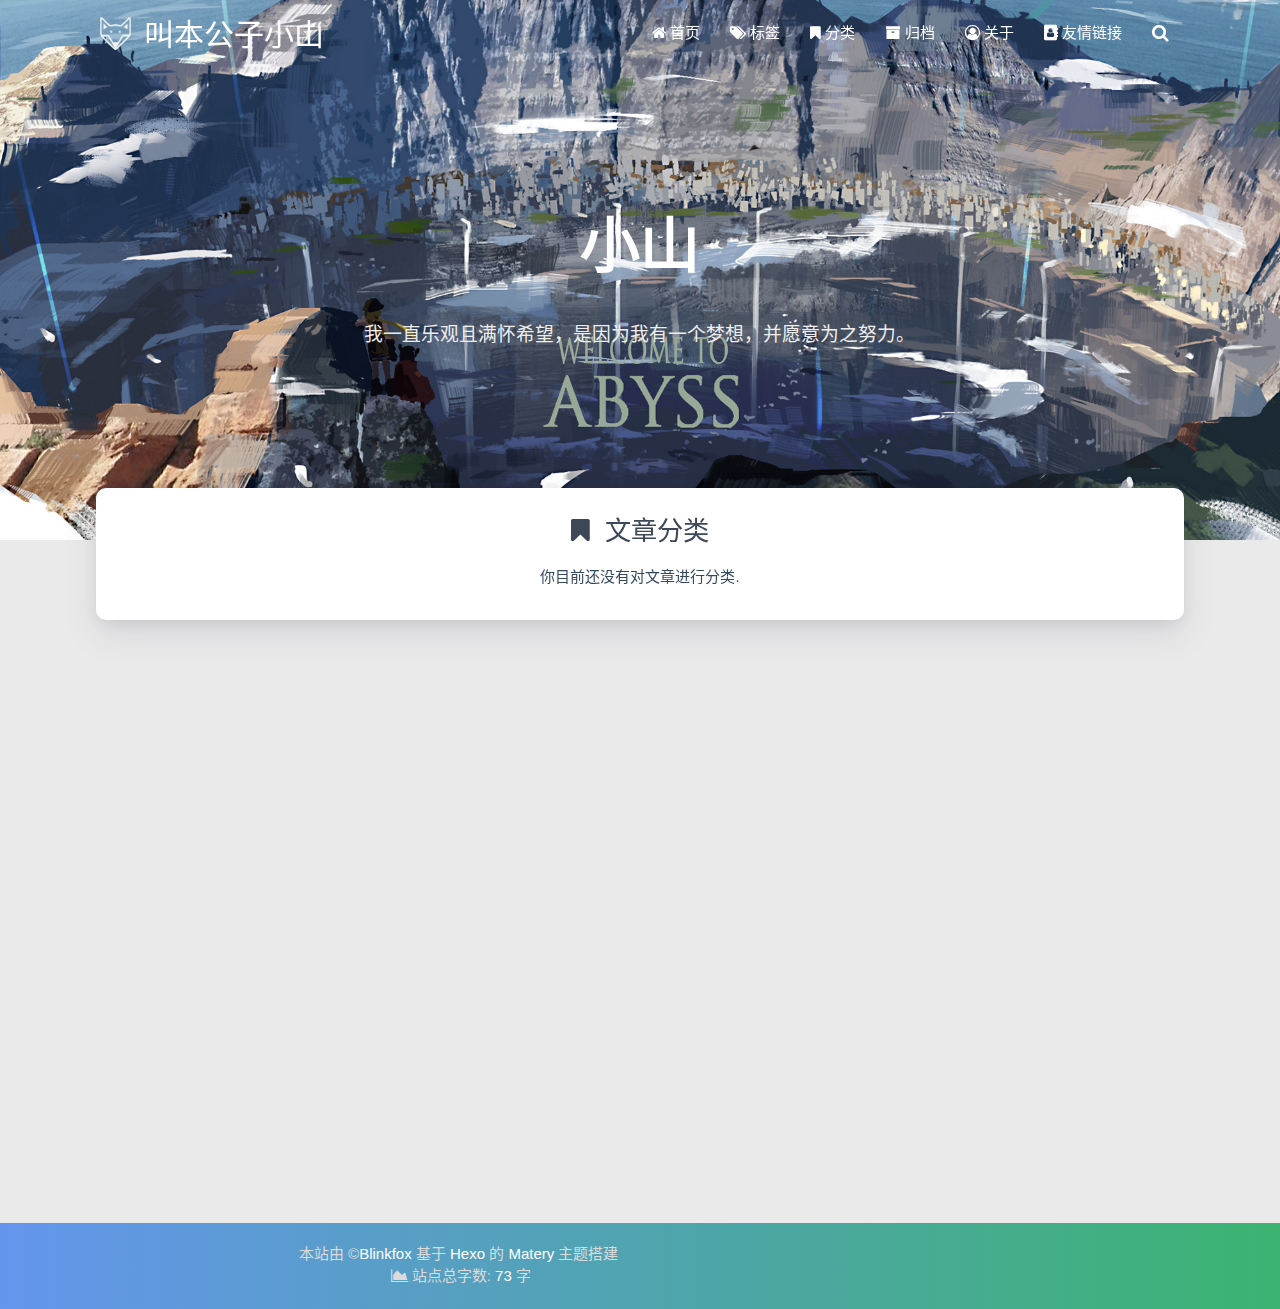
<file: categories/index.html>
<!DOCTYPE HTML>
<html lang="zh-CN">


<head>
    <meta charset="utf-8">
    <meta name="keywords" content="分类, 叫本公子小山">
    <meta name="description" content="分类 | 叫本公子小山">
    <meta http-equiv="X-UA-Compatible" content="IE=edge">
    <meta name="viewport" content="width=device-width, initial-scale=1.0, user-scalable=no">
    <meta name="renderer" content="webkit|ie-stand|ie-comp">
    <meta name="mobile-web-app-capable" content="yes">
    <meta name="format-detection" content="telephone=no">
    <meta name="apple-mobile-web-app-capable" content="yes">
    <meta name="apple-mobile-web-app-status-bar-style" content="black-translucent">
    <title>分类 | 叫本公子小山</title>
    <link rel="icon" type="image/png" href="/favicon.png">

    <link rel="stylesheet" type="text/css" href="/libs/awesome/css/font-awesome.min.css">
    <link rel="stylesheet" type="text/css" href="/libs/materialize/materialize.min.css">
    <link rel="stylesheet" type="text/css" href="/libs/aos/aos.css">
    <link rel="stylesheet" type="text/css" href="/libs/animate/animate.min.css">
    <link rel="stylesheet" type="text/css" href="/libs/lightGallery/css/lightgallery.min.css">
    <link rel="stylesheet" type="text/css" href="/css/matery.css">
    <link rel="stylesheet" type="text/css" href="/css/my.css">
    <style type="text/css">
        
    </style>

    <script src="/libs/jquery/jquery-2.2.0.min.js"></script>
</head>


<body>

<header class="navbar-fixed">
    <nav id="headNav" class="bg-color nav-transparent">
        <div id="navContainer" class="nav-wrapper container">
            <div class="brand-logo">
                <a href="/" class="waves-effect waves-light">
                    
                    <img src="/medias/logo.png" class="logo-img" alt="LOGO">
                    
                    <span class="logo-span">叫本公子小山</span>
                </a>
            </div>
            

<a href="#" data-target="mobile-nav" class="sidenav-trigger button-collapse"><i class="fa fa-navicon"></i></a>
<ul class="right nav-menu">
    
	<li class="hide-on-med-and-down nav-item" >
		
					  <a href="/" class="waves-effect waves-light">
						
						<i class="fa fa-home"></i>
						
						<span>首页</span>
					</a>
          
        </li>
    
	<li class="hide-on-med-and-down nav-item" >
		
					  <a href="/tags" class="waves-effect waves-light">
						
						<i class="fa fa-tags"></i>
						
						<span>标签</span>
					</a>
          
        </li>
    
	<li class="hide-on-med-and-down nav-item" >
		
					  <a href="/categories" class="waves-effect waves-light">
						
						<i class="fa fa-bookmark"></i>
						
						<span>分类</span>
					</a>
          
        </li>
    
	<li class="hide-on-med-and-down nav-item" >
		
					  <a href="/archives" class="waves-effect waves-light">
						
						<i class="fa fa-archive"></i>
						
						<span>归档</span>
					</a>
          
        </li>
    
	<li class="hide-on-med-and-down nav-item" >
		
					  <a href="/about" class="waves-effect waves-light">
						
						<i class="fa fa-user-circle-o"></i>
						
						<span>关于</span>
					</a>
          
        </li>
    
	<li class="hide-on-med-and-down nav-item" >
		
					  <a href="/friends" class="waves-effect waves-light">
						
						<i class="fa fa-address-book"></i>
						
						<span>友情链接</span>
					</a>
          
        </li>
    
    <li>
        <a href="#searchModal" class="modal-trigger waves-effect waves-light">
            <i id="searchIcon" class="fa fa-search" title="搜索"></i>
        </a>
    </li>
</ul>

<div id="mobile-nav" class="side-nav sidenav">

    <div class="mobile-head bg-color">
        
        <img src="/medias/logo.png" class="logo-img circle responsive-img">
        
        <div class="logo-name">叫本公子小山</div>
        <div class="logo-desc">
            
            我一直乐观且满怀希望，是因为我有一个梦想，并愿意为之努力。
            
        </div>
    </div>

    

    <ul class="menu-list mobile-menu-list">
        
        <li class="m-nav-item">
	  
		<a href="/" class="waves-effect waves-light">
			
			    <i class="fa fa-fw fa-home"></i>
			
			首页
		</a>
          
        </li>
        
        <li class="m-nav-item">
	  
		<a href="/tags" class="waves-effect waves-light">
			
			    <i class="fa fa-fw fa-tags"></i>
			
			标签
		</a>
          
        </li>
        
        <li class="m-nav-item">
	  
		<a href="/categories" class="waves-effect waves-light">
			
			    <i class="fa fa-fw fa-bookmark"></i>
			
			分类
		</a>
          
        </li>
        
        <li class="m-nav-item">
	  
		<a href="/archives" class="waves-effect waves-light">
			
			    <i class="fa fa-fw fa-archive"></i>
			
			归档
		</a>
          
        </li>
        
        <li class="m-nav-item">
	  
		<a href="/about" class="waves-effect waves-light">
			
			    <i class="fa fa-fw fa-user-circle-o"></i>
			
			关于
		</a>
          
        </li>
        
        <li class="m-nav-item">
	  
		<a href="/friends" class="waves-effect waves-light">
			
			    <i class="fa fa-fw fa-address-book"></i>
			
			友情链接
		</a>
          
        </li>
        
        
        <li><div class="divider"></div></li>
        <li>
            <a href="https://github.com/blinkfox/hexo-theme-matery" class="waves-effect waves-light" target="_blank">
                <i class="fa fa-github-square fa-fw"></i>Fork Me
            </a>
        </li>
        
    </ul>
</div>


        </div>

        
            <style>
    .nav-transparent .github-corner {
        display: none !important;
    }

    .github-corner {
        position: absolute;
        z-index: 10;
        top: 0;
        right: 0;
        border: 0;
        transform: scale(1.1);
    }

    .github-corner svg {
        color: #0f9d58;
        fill: #fff;
        height: 64px;
        width: 64px;
    }

    .github-corner:hover .octo-arm {
        animation: a 0.56s ease-in-out;
    }

    .github-corner .octo-arm {
        animation: none;
    }

    @keyframes a {
        0%,
        to {
            transform: rotate(0);
        }
        20%,
        60% {
            transform: rotate(-25deg);
        }
        40%,
        80% {
            transform: rotate(10deg);
        }
    }
</style>

<a href="https://github.com/blinkfox/hexo-theme-matery" class="github-corner tooltipped hide-on-med-and-down" target="_blank"
   data-tooltip="Fork Me" data-position="left" data-delay="50">
    <svg viewBox="0 0 250 250" aria-hidden="true">
        <path d="M0,0 L115,115 L130,115 L142,142 L250,250 L250,0 Z"></path>
        <path d="M128.3,109.0 C113.8,99.7 119.0,89.6 119.0,89.6 C122.0,82.7 120.5,78.6 120.5,78.6 C119.2,72.0 123.4,76.3 123.4,76.3 C127.3,80.9 125.5,87.3 125.5,87.3 C122.9,97.6 130.6,101.9 134.4,103.2"
              fill="currentColor" style="transform-origin: 130px 106px;" class="octo-arm"></path>
        <path d="M115.0,115.0 C114.9,115.1 118.7,116.5 119.8,115.4 L133.7,101.6 C136.9,99.2 139.9,98.4 142.2,98.6 C133.8,88.0 127.5,74.4 143.8,58.0 C148.5,53.4 154.0,51.2 159.7,51.0 C160.3,49.4 163.2,43.6 171.4,40.1 C171.4,40.1 176.1,42.5 178.8,56.2 C183.1,58.6 187.2,61.8 190.9,65.4 C194.5,69.0 197.7,73.2 200.1,77.6 C213.8,80.2 216.3,84.9 216.3,84.9 C212.7,93.1 206.9,96.0 205.4,96.6 C205.1,102.4 203.0,107.8 198.3,112.5 C181.9,128.9 168.3,122.5 157.7,114.1 C157.9,116.9 156.7,120.9 152.7,124.9 L141.0,136.5 C139.8,137.7 141.6,141.9 141.8,141.8 Z"
              fill="currentColor" class="octo-body"></path>
    </svg>
</a>
        
    </nav>

</header>

<div class="bg-cover pd-header about-cover">
    <div class="container">
    <div class="row">
    <div class="col s10 offset-s1 m8 offset-m2 l8 offset-l2">
        <div class="brand">
            <div class="title center-align">
                
                    小山
                
            </div>

            <div class="description center-align">
                
                    我一直乐观且满怀希望，是因为我有一个梦想，并愿意为之努力。
                
            </div>
        </div>
    </div>
</div>
<script>
// 每天切换 banner 图.  Switch banner image every day.
$('.bg-cover').css('background-image', 'url(/medias/banner/' + new Date().getDay() + '.jpg)');
</script>
    </div>
</div>

<main class="content">

    

<div id="category-cloud" class="container chip-container">
    <div class="card">
        <div class="card-content">
            <div class="tag-title center-align">
                <i class="fa fa-bookmark"></i>&nbsp;&nbsp;文章分类
            </div>
            <div class="tag-chips">
                
                你目前还没有对文章进行分类.
                
            </div>
        </div>
    </div>
</div>

    

</main>

<footer class="page-footer bg-color">
    <div class="container row center-align">
        <div class="col s12 m8 l8 copy-right">
            本站由&nbsp;&copy;<a href="https://blinkfox.github.io/" target="_blank">Blinkfox</a>&nbsp;基于
            <a href="https://hexo.io/" target="_blank">Hexo</a>&nbsp;的
            <a href="https://github.com/blinkfox/hexo-theme-matery" target="_blank">Matery</a>&nbsp;主题搭建
            <br>
            
            &nbsp;<i class="fa fa-area-chart"></i>&nbsp;站点总字数:&nbsp;<span
                class="white-color">73</span>&nbsp;字
            
            
            
        </div>
        <div class="col s12 m4 l4 social-link ">














</div>
    </div>
</footer>

<div class="progress-bar"></div>


<!-- 搜索遮罩框 -->
<div id="searchModal" class="modal">
    <div class="modal-content">
        <div class="search-header">
            <span class="title"><i class="fa fa-search"></i>&nbsp;&nbsp;搜索</span>
            <input type="search" id="searchInput" name="s" placeholder="请输入搜索的关键字"
                   class="search-input">
        </div>
        <div id="searchResult"></div>
    </div>
</div>

<script src="/js/search.js"></script>
<script type="text/javascript">
$(function () {
    searchFunc("/" + "search.xml", 'searchInput', 'searchResult');
});
</script>
<!-- 回到顶部按钮 -->
<div id="backTop" class="top-scroll">
    <a class="btn-floating btn-large waves-effect waves-light" href="#!">
        <i class="fa fa-angle-up"></i>
    </a>
</div>


<script src="/libs/materialize/materialize.min.js"></script>
<script src="/libs/masonry/masonry.pkgd.min.js"></script>
<script src="/libs/aos/aos.js"></script>
<script src="/libs/scrollprogress/scrollProgress.min.js"></script>
<script src="/libs/lightGallery/js/lightgallery-all.min.js"></script>
<script src="/js/matery.js"></script>

<!-- Global site tag (gtag.js) - Google Analytics -->



    <script src="/libs/others/clicklove.js"></script>



</body>
</html>
</file>
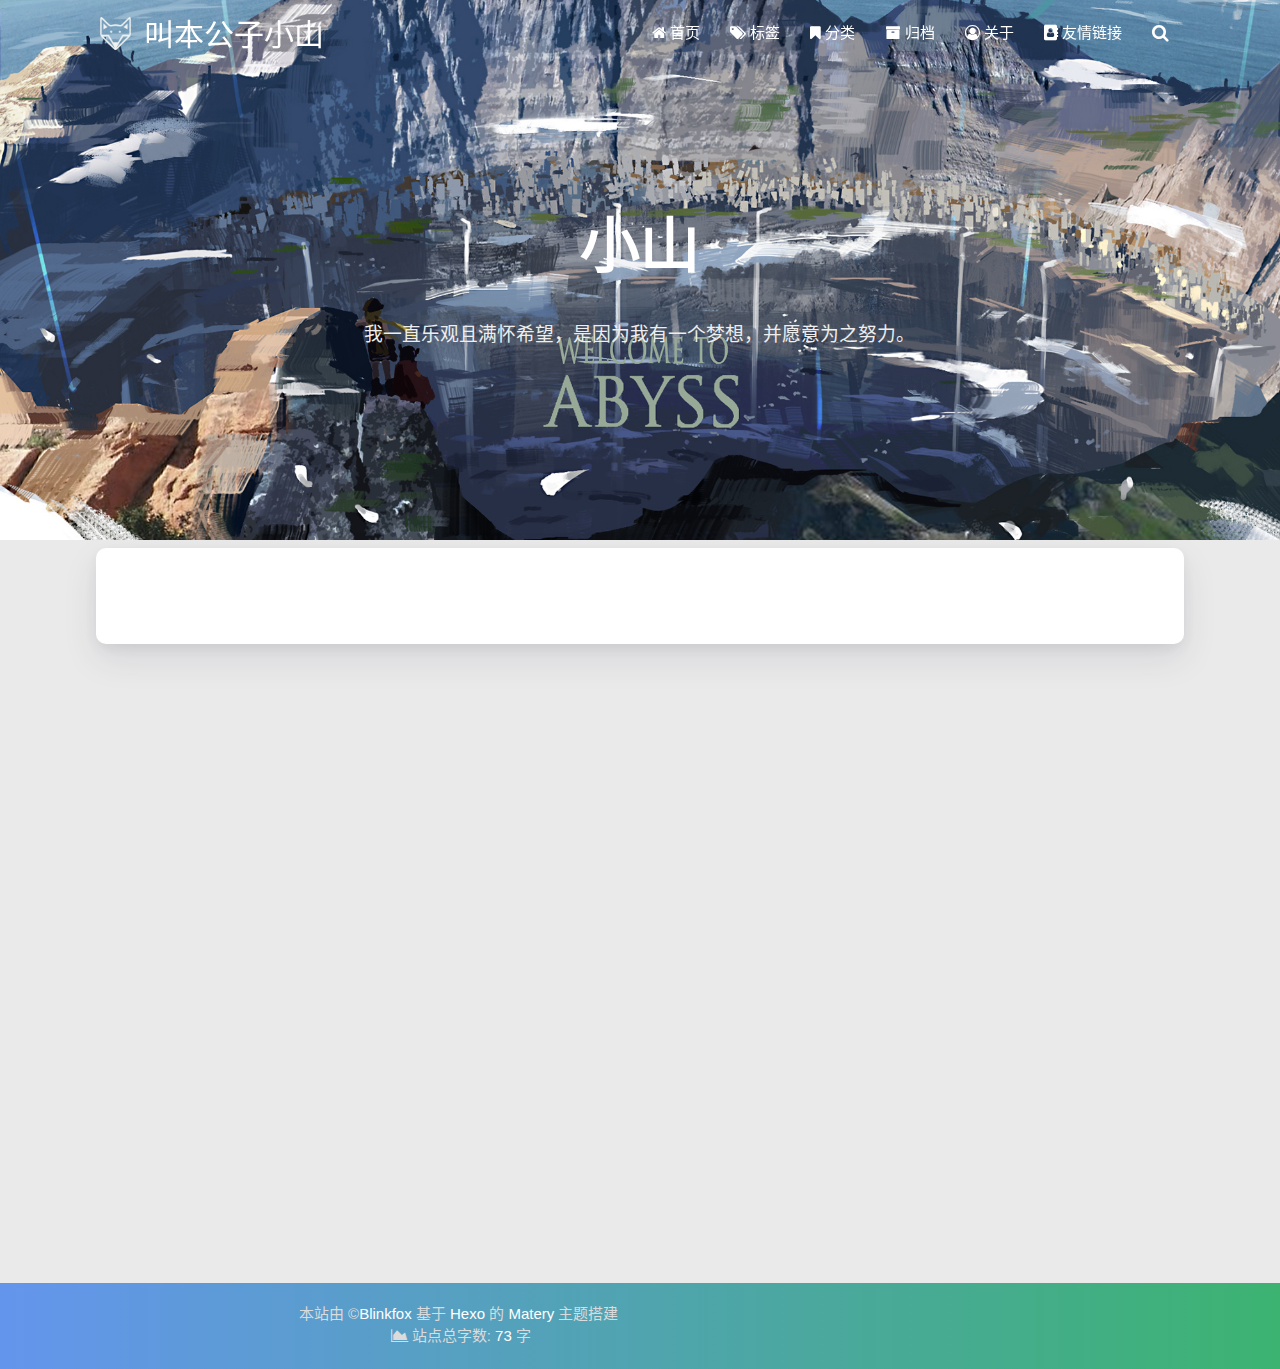
<file: contact/index.html>
<!DOCTYPE HTML>
<html lang="zh-CN">


<head>
    <meta charset="utf-8">
    <meta name="keywords" content="contact, 叫本公子小山">
    <meta name="description" content="contact | 叫本公子小山">
    <meta http-equiv="X-UA-Compatible" content="IE=edge">
    <meta name="viewport" content="width=device-width, initial-scale=1.0, user-scalable=no">
    <meta name="renderer" content="webkit|ie-stand|ie-comp">
    <meta name="mobile-web-app-capable" content="yes">
    <meta name="format-detection" content="telephone=no">
    <meta name="apple-mobile-web-app-capable" content="yes">
    <meta name="apple-mobile-web-app-status-bar-style" content="black-translucent">
    <title>contact | 叫本公子小山</title>
    <link rel="icon" type="image/png" href="/favicon.png">

    <link rel="stylesheet" type="text/css" href="/libs/awesome/css/font-awesome.min.css">
    <link rel="stylesheet" type="text/css" href="/libs/materialize/materialize.min.css">
    <link rel="stylesheet" type="text/css" href="/libs/aos/aos.css">
    <link rel="stylesheet" type="text/css" href="/libs/animate/animate.min.css">
    <link rel="stylesheet" type="text/css" href="/libs/lightGallery/css/lightgallery.min.css">
    <link rel="stylesheet" type="text/css" href="/css/matery.css">
    <link rel="stylesheet" type="text/css" href="/css/my.css">
    <style type="text/css">
        
    </style>

    <script src="/libs/jquery/jquery-2.2.0.min.js"></script>
</head>


<body>

<header class="navbar-fixed">
    <nav id="headNav" class="bg-color nav-transparent">
        <div id="navContainer" class="nav-wrapper container">
            <div class="brand-logo">
                <a href="/" class="waves-effect waves-light">
                    
                    <img src="/medias/logo.png" class="logo-img" alt="LOGO">
                    
                    <span class="logo-span">叫本公子小山</span>
                </a>
            </div>
            

<a href="#" data-target="mobile-nav" class="sidenav-trigger button-collapse"><i class="fa fa-navicon"></i></a>
<ul class="right nav-menu">
    
	<li class="hide-on-med-and-down nav-item" >
		
					  <a href="/" class="waves-effect waves-light">
						
						<i class="fa fa-home"></i>
						
						<span>首页</span>
					</a>
          
        </li>
    
	<li class="hide-on-med-and-down nav-item" >
		
					  <a href="/tags" class="waves-effect waves-light">
						
						<i class="fa fa-tags"></i>
						
						<span>标签</span>
					</a>
          
        </li>
    
	<li class="hide-on-med-and-down nav-item" >
		
					  <a href="/categories" class="waves-effect waves-light">
						
						<i class="fa fa-bookmark"></i>
						
						<span>分类</span>
					</a>
          
        </li>
    
	<li class="hide-on-med-and-down nav-item" >
		
					  <a href="/archives" class="waves-effect waves-light">
						
						<i class="fa fa-archive"></i>
						
						<span>归档</span>
					</a>
          
        </li>
    
	<li class="hide-on-med-and-down nav-item" >
		
					  <a href="/about" class="waves-effect waves-light">
						
						<i class="fa fa-user-circle-o"></i>
						
						<span>关于</span>
					</a>
          
        </li>
    
	<li class="hide-on-med-and-down nav-item" >
		
					  <a href="/friends" class="waves-effect waves-light">
						
						<i class="fa fa-address-book"></i>
						
						<span>友情链接</span>
					</a>
          
        </li>
    
    <li>
        <a href="#searchModal" class="modal-trigger waves-effect waves-light">
            <i id="searchIcon" class="fa fa-search" title="搜索"></i>
        </a>
    </li>
</ul>

<div id="mobile-nav" class="side-nav sidenav">

    <div class="mobile-head bg-color">
        
        <img src="/medias/logo.png" class="logo-img circle responsive-img">
        
        <div class="logo-name">叫本公子小山</div>
        <div class="logo-desc">
            
            我一直乐观且满怀希望，是因为我有一个梦想，并愿意为之努力。
            
        </div>
    </div>

    

    <ul class="menu-list mobile-menu-list">
        
        <li class="m-nav-item">
	  
		<a href="/" class="waves-effect waves-light">
			
			    <i class="fa fa-fw fa-home"></i>
			
			首页
		</a>
          
        </li>
        
        <li class="m-nav-item">
	  
		<a href="/tags" class="waves-effect waves-light">
			
			    <i class="fa fa-fw fa-tags"></i>
			
			标签
		</a>
          
        </li>
        
        <li class="m-nav-item">
	  
		<a href="/categories" class="waves-effect waves-light">
			
			    <i class="fa fa-fw fa-bookmark"></i>
			
			分类
		</a>
          
        </li>
        
        <li class="m-nav-item">
	  
		<a href="/archives" class="waves-effect waves-light">
			
			    <i class="fa fa-fw fa-archive"></i>
			
			归档
		</a>
          
        </li>
        
        <li class="m-nav-item">
	  
		<a href="/about" class="waves-effect waves-light">
			
			    <i class="fa fa-fw fa-user-circle-o"></i>
			
			关于
		</a>
          
        </li>
        
        <li class="m-nav-item">
	  
		<a href="/friends" class="waves-effect waves-light">
			
			    <i class="fa fa-fw fa-address-book"></i>
			
			友情链接
		</a>
          
        </li>
        
        
        <li><div class="divider"></div></li>
        <li>
            <a href="https://github.com/blinkfox/hexo-theme-matery" class="waves-effect waves-light" target="_blank">
                <i class="fa fa-github-square fa-fw"></i>Fork Me
            </a>
        </li>
        
    </ul>
</div>


        </div>

        
            <style>
    .nav-transparent .github-corner {
        display: none !important;
    }

    .github-corner {
        position: absolute;
        z-index: 10;
        top: 0;
        right: 0;
        border: 0;
        transform: scale(1.1);
    }

    .github-corner svg {
        color: #0f9d58;
        fill: #fff;
        height: 64px;
        width: 64px;
    }

    .github-corner:hover .octo-arm {
        animation: a 0.56s ease-in-out;
    }

    .github-corner .octo-arm {
        animation: none;
    }

    @keyframes a {
        0%,
        to {
            transform: rotate(0);
        }
        20%,
        60% {
            transform: rotate(-25deg);
        }
        40%,
        80% {
            transform: rotate(10deg);
        }
    }
</style>

<a href="https://github.com/blinkfox/hexo-theme-matery" class="github-corner tooltipped hide-on-med-and-down" target="_blank"
   data-tooltip="Fork Me" data-position="left" data-delay="50">
    <svg viewBox="0 0 250 250" aria-hidden="true">
        <path d="M0,0 L115,115 L130,115 L142,142 L250,250 L250,0 Z"></path>
        <path d="M128.3,109.0 C113.8,99.7 119.0,89.6 119.0,89.6 C122.0,82.7 120.5,78.6 120.5,78.6 C119.2,72.0 123.4,76.3 123.4,76.3 C127.3,80.9 125.5,87.3 125.5,87.3 C122.9,97.6 130.6,101.9 134.4,103.2"
              fill="currentColor" style="transform-origin: 130px 106px;" class="octo-arm"></path>
        <path d="M115.0,115.0 C114.9,115.1 118.7,116.5 119.8,115.4 L133.7,101.6 C136.9,99.2 139.9,98.4 142.2,98.6 C133.8,88.0 127.5,74.4 143.8,58.0 C148.5,53.4 154.0,51.2 159.7,51.0 C160.3,49.4 163.2,43.6 171.4,40.1 C171.4,40.1 176.1,42.5 178.8,56.2 C183.1,58.6 187.2,61.8 190.9,65.4 C194.5,69.0 197.7,73.2 200.1,77.6 C213.8,80.2 216.3,84.9 216.3,84.9 C212.7,93.1 206.9,96.0 205.4,96.6 C205.1,102.4 203.0,107.8 198.3,112.5 C181.9,128.9 168.3,122.5 157.7,114.1 C157.9,116.9 156.7,120.9 152.7,124.9 L141.0,136.5 C139.8,137.7 141.6,141.9 141.8,141.8 Z"
              fill="currentColor" class="octo-body"></path>
    </svg>
</a>
        
    </nav>

</header>

<div class="bg-cover pd-header about-cover">
    <div class="container">
    <div class="row">
    <div class="col s10 offset-s1 m8 offset-m2 l8 offset-l2">
        <div class="brand">
            <div class="title center-align">
                
                    小山
                
            </div>

            <div class="description center-align">
                
                    我一直乐观且满怀希望，是因为我有一个梦想，并愿意为之努力。
                
            </div>
        </div>
    </div>
</div>
<script>
// 每天切换 banner 图.  Switch banner image every day.
$('.bg-cover').css('background-image', 'url(/medias/banner/' + new Date().getDay() + '.jpg)');
</script>
    </div>
</div>

<main class="content">
    <div id="contact" class="container contact-container">
        <div class="card">
            <div class="card-content">
                <div class="card-content article-card-content">
                    <div id="articleContent" data-aos="fade-up">
                        
                    </div>
                </div>
            </div>
        </div>
        <div class="card">
            

            

            

            

            
        </div>
    </div>
</main>

<footer class="page-footer bg-color">
    <div class="container row center-align">
        <div class="col s12 m8 l8 copy-right">
            本站由&nbsp;&copy;<a href="https://blinkfox.github.io/" target="_blank">Blinkfox</a>&nbsp;基于
            <a href="https://hexo.io/" target="_blank">Hexo</a>&nbsp;的
            <a href="https://github.com/blinkfox/hexo-theme-matery" target="_blank">Matery</a>&nbsp;主题搭建
            <br>
            
            &nbsp;<i class="fa fa-area-chart"></i>&nbsp;站点总字数:&nbsp;<span
                class="white-color">73</span>&nbsp;字
            
            
            
        </div>
        <div class="col s12 m4 l4 social-link ">














</div>
    </div>
</footer>

<div class="progress-bar"></div>


<!-- 搜索遮罩框 -->
<div id="searchModal" class="modal">
    <div class="modal-content">
        <div class="search-header">
            <span class="title"><i class="fa fa-search"></i>&nbsp;&nbsp;搜索</span>
            <input type="search" id="searchInput" name="s" placeholder="请输入搜索的关键字"
                   class="search-input">
        </div>
        <div id="searchResult"></div>
    </div>
</div>

<script src="/js/search.js"></script>
<script type="text/javascript">
$(function () {
    searchFunc("/" + "search.xml", 'searchInput', 'searchResult');
});
</script>
<!-- 回到顶部按钮 -->
<div id="backTop" class="top-scroll">
    <a class="btn-floating btn-large waves-effect waves-light" href="#!">
        <i class="fa fa-angle-up"></i>
    </a>
</div>


<script src="/libs/materialize/materialize.min.js"></script>
<script src="/libs/masonry/masonry.pkgd.min.js"></script>
<script src="/libs/aos/aos.js"></script>
<script src="/libs/scrollprogress/scrollProgress.min.js"></script>
<script src="/libs/lightGallery/js/lightgallery-all.min.js"></script>
<script src="/js/matery.js"></script>

<!-- Global site tag (gtag.js) - Google Analytics -->



    <script src="/libs/others/clicklove.js"></script>



</body>
</html>
</file>
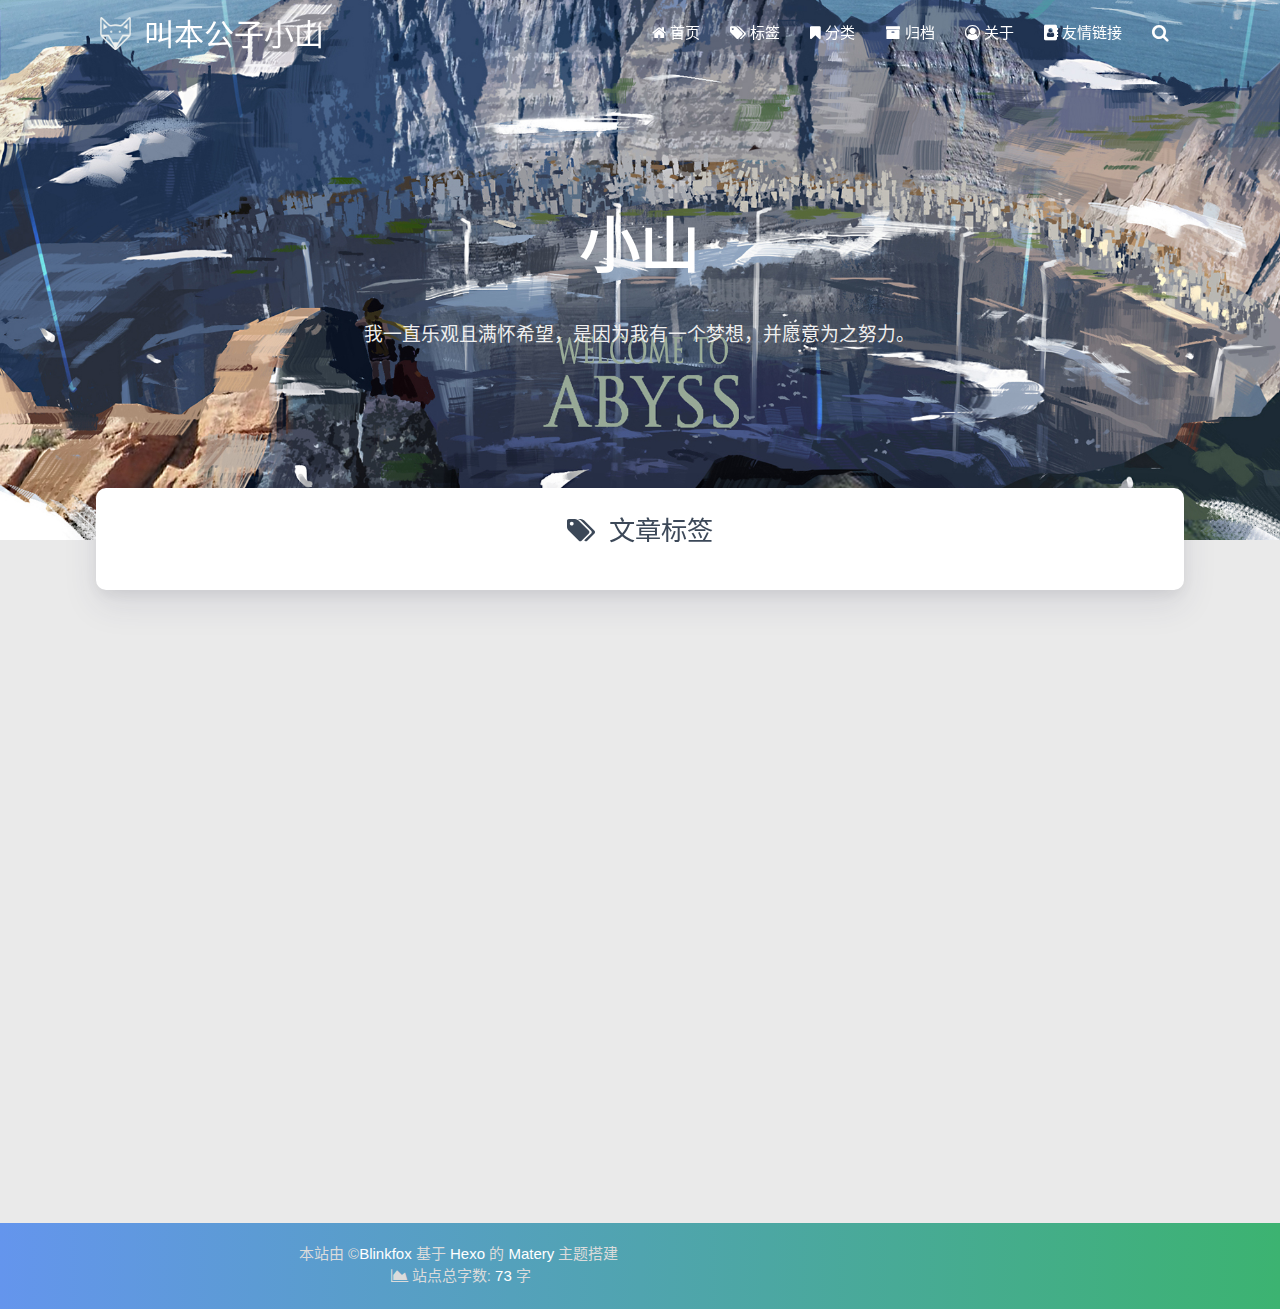
<file: tags/index.html>
<!DOCTYPE HTML>
<html lang="zh-CN">


<head>
    <meta charset="utf-8">
    <meta name="keywords" content="标签, 叫本公子小山">
    <meta name="description" content="标签 | 叫本公子小山">
    <meta http-equiv="X-UA-Compatible" content="IE=edge">
    <meta name="viewport" content="width=device-width, initial-scale=1.0, user-scalable=no">
    <meta name="renderer" content="webkit|ie-stand|ie-comp">
    <meta name="mobile-web-app-capable" content="yes">
    <meta name="format-detection" content="telephone=no">
    <meta name="apple-mobile-web-app-capable" content="yes">
    <meta name="apple-mobile-web-app-status-bar-style" content="black-translucent">
    <title>标签 | 叫本公子小山</title>
    <link rel="icon" type="image/png" href="/favicon.png">

    <link rel="stylesheet" type="text/css" href="/libs/awesome/css/font-awesome.min.css">
    <link rel="stylesheet" type="text/css" href="/libs/materialize/materialize.min.css">
    <link rel="stylesheet" type="text/css" href="/libs/aos/aos.css">
    <link rel="stylesheet" type="text/css" href="/libs/animate/animate.min.css">
    <link rel="stylesheet" type="text/css" href="/libs/lightGallery/css/lightgallery.min.css">
    <link rel="stylesheet" type="text/css" href="/css/matery.css">
    <link rel="stylesheet" type="text/css" href="/css/my.css">
    <style type="text/css">
        
    </style>

    <script src="/libs/jquery/jquery-2.2.0.min.js"></script>
</head>


<body>

<header class="navbar-fixed">
    <nav id="headNav" class="bg-color nav-transparent">
        <div id="navContainer" class="nav-wrapper container">
            <div class="brand-logo">
                <a href="/" class="waves-effect waves-light">
                    
                    <img src="/medias/logo.png" class="logo-img" alt="LOGO">
                    
                    <span class="logo-span">叫本公子小山</span>
                </a>
            </div>
            

<a href="#" data-target="mobile-nav" class="sidenav-trigger button-collapse"><i class="fa fa-navicon"></i></a>
<ul class="right nav-menu">
    
	<li class="hide-on-med-and-down nav-item" >
		
					  <a href="/" class="waves-effect waves-light">
						
						<i class="fa fa-home"></i>
						
						<span>首页</span>
					</a>
          
        </li>
    
	<li class="hide-on-med-and-down nav-item" >
		
					  <a href="/tags" class="waves-effect waves-light">
						
						<i class="fa fa-tags"></i>
						
						<span>标签</span>
					</a>
          
        </li>
    
	<li class="hide-on-med-and-down nav-item" >
		
					  <a href="/categories" class="waves-effect waves-light">
						
						<i class="fa fa-bookmark"></i>
						
						<span>分类</span>
					</a>
          
        </li>
    
	<li class="hide-on-med-and-down nav-item" >
		
					  <a href="/archives" class="waves-effect waves-light">
						
						<i class="fa fa-archive"></i>
						
						<span>归档</span>
					</a>
          
        </li>
    
	<li class="hide-on-med-and-down nav-item" >
		
					  <a href="/about" class="waves-effect waves-light">
						
						<i class="fa fa-user-circle-o"></i>
						
						<span>关于</span>
					</a>
          
        </li>
    
	<li class="hide-on-med-and-down nav-item" >
		
					  <a href="/friends" class="waves-effect waves-light">
						
						<i class="fa fa-address-book"></i>
						
						<span>友情链接</span>
					</a>
          
        </li>
    
    <li>
        <a href="#searchModal" class="modal-trigger waves-effect waves-light">
            <i id="searchIcon" class="fa fa-search" title="搜索"></i>
        </a>
    </li>
</ul>

<div id="mobile-nav" class="side-nav sidenav">

    <div class="mobile-head bg-color">
        
        <img src="/medias/logo.png" class="logo-img circle responsive-img">
        
        <div class="logo-name">叫本公子小山</div>
        <div class="logo-desc">
            
            我一直乐观且满怀希望，是因为我有一个梦想，并愿意为之努力。
            
        </div>
    </div>

    

    <ul class="menu-list mobile-menu-list">
        
        <li class="m-nav-item">
	  
		<a href="/" class="waves-effect waves-light">
			
			    <i class="fa fa-fw fa-home"></i>
			
			首页
		</a>
          
        </li>
        
        <li class="m-nav-item">
	  
		<a href="/tags" class="waves-effect waves-light">
			
			    <i class="fa fa-fw fa-tags"></i>
			
			标签
		</a>
          
        </li>
        
        <li class="m-nav-item">
	  
		<a href="/categories" class="waves-effect waves-light">
			
			    <i class="fa fa-fw fa-bookmark"></i>
			
			分类
		</a>
          
        </li>
        
        <li class="m-nav-item">
	  
		<a href="/archives" class="waves-effect waves-light">
			
			    <i class="fa fa-fw fa-archive"></i>
			
			归档
		</a>
          
        </li>
        
        <li class="m-nav-item">
	  
		<a href="/about" class="waves-effect waves-light">
			
			    <i class="fa fa-fw fa-user-circle-o"></i>
			
			关于
		</a>
          
        </li>
        
        <li class="m-nav-item">
	  
		<a href="/friends" class="waves-effect waves-light">
			
			    <i class="fa fa-fw fa-address-book"></i>
			
			友情链接
		</a>
          
        </li>
        
        
        <li><div class="divider"></div></li>
        <li>
            <a href="https://github.com/blinkfox/hexo-theme-matery" class="waves-effect waves-light" target="_blank">
                <i class="fa fa-github-square fa-fw"></i>Fork Me
            </a>
        </li>
        
    </ul>
</div>


        </div>

        
            <style>
    .nav-transparent .github-corner {
        display: none !important;
    }

    .github-corner {
        position: absolute;
        z-index: 10;
        top: 0;
        right: 0;
        border: 0;
        transform: scale(1.1);
    }

    .github-corner svg {
        color: #0f9d58;
        fill: #fff;
        height: 64px;
        width: 64px;
    }

    .github-corner:hover .octo-arm {
        animation: a 0.56s ease-in-out;
    }

    .github-corner .octo-arm {
        animation: none;
    }

    @keyframes a {
        0%,
        to {
            transform: rotate(0);
        }
        20%,
        60% {
            transform: rotate(-25deg);
        }
        40%,
        80% {
            transform: rotate(10deg);
        }
    }
</style>

<a href="https://github.com/blinkfox/hexo-theme-matery" class="github-corner tooltipped hide-on-med-and-down" target="_blank"
   data-tooltip="Fork Me" data-position="left" data-delay="50">
    <svg viewBox="0 0 250 250" aria-hidden="true">
        <path d="M0,0 L115,115 L130,115 L142,142 L250,250 L250,0 Z"></path>
        <path d="M128.3,109.0 C113.8,99.7 119.0,89.6 119.0,89.6 C122.0,82.7 120.5,78.6 120.5,78.6 C119.2,72.0 123.4,76.3 123.4,76.3 C127.3,80.9 125.5,87.3 125.5,87.3 C122.9,97.6 130.6,101.9 134.4,103.2"
              fill="currentColor" style="transform-origin: 130px 106px;" class="octo-arm"></path>
        <path d="M115.0,115.0 C114.9,115.1 118.7,116.5 119.8,115.4 L133.7,101.6 C136.9,99.2 139.9,98.4 142.2,98.6 C133.8,88.0 127.5,74.4 143.8,58.0 C148.5,53.4 154.0,51.2 159.7,51.0 C160.3,49.4 163.2,43.6 171.4,40.1 C171.4,40.1 176.1,42.5 178.8,56.2 C183.1,58.6 187.2,61.8 190.9,65.4 C194.5,69.0 197.7,73.2 200.1,77.6 C213.8,80.2 216.3,84.9 216.3,84.9 C212.7,93.1 206.9,96.0 205.4,96.6 C205.1,102.4 203.0,107.8 198.3,112.5 C181.9,128.9 168.3,122.5 157.7,114.1 C157.9,116.9 156.7,120.9 152.7,124.9 L141.0,136.5 C139.8,137.7 141.6,141.9 141.8,141.8 Z"
              fill="currentColor" class="octo-body"></path>
    </svg>
</a>
        
    </nav>

</header>

<div class="bg-cover pd-header about-cover">
    <div class="container">
    <div class="row">
    <div class="col s10 offset-s1 m8 offset-m2 l8 offset-l2">
        <div class="brand">
            <div class="title center-align">
                
                    小山
                
            </div>

            <div class="description center-align">
                
                    我一直乐观且满怀希望，是因为我有一个梦想，并愿意为之努力。
                
            </div>
        </div>
    </div>
</div>
<script>
// 每天切换 banner 图.  Switch banner image every day.
$('.bg-cover').css('background-image', 'url(/medias/banner/' + new Date().getDay() + '.jpg)');
</script>
    </div>
</div>

<main class="content">

    

<div id="tags" class="container chip-container">
    <div class="card">
        <div class="card-content">
            <div class="tag-title center-align">
                <i class="fa fa-tags"></i>&nbsp;&nbsp;文章标签
            </div>
            <div class="tag-chips">
                
            </div>
        </div>
    </div>
</div>

    

</main>

<footer class="page-footer bg-color">
    <div class="container row center-align">
        <div class="col s12 m8 l8 copy-right">
            本站由&nbsp;&copy;<a href="https://blinkfox.github.io/" target="_blank">Blinkfox</a>&nbsp;基于
            <a href="https://hexo.io/" target="_blank">Hexo</a>&nbsp;的
            <a href="https://github.com/blinkfox/hexo-theme-matery" target="_blank">Matery</a>&nbsp;主题搭建
            <br>
            
            &nbsp;<i class="fa fa-area-chart"></i>&nbsp;站点总字数:&nbsp;<span
                class="white-color">73</span>&nbsp;字
            
            
            
        </div>
        <div class="col s12 m4 l4 social-link ">














</div>
    </div>
</footer>

<div class="progress-bar"></div>


<!-- 搜索遮罩框 -->
<div id="searchModal" class="modal">
    <div class="modal-content">
        <div class="search-header">
            <span class="title"><i class="fa fa-search"></i>&nbsp;&nbsp;搜索</span>
            <input type="search" id="searchInput" name="s" placeholder="请输入搜索的关键字"
                   class="search-input">
        </div>
        <div id="searchResult"></div>
    </div>
</div>

<script src="/js/search.js"></script>
<script type="text/javascript">
$(function () {
    searchFunc("/" + "search.xml", 'searchInput', 'searchResult');
});
</script>
<!-- 回到顶部按钮 -->
<div id="backTop" class="top-scroll">
    <a class="btn-floating btn-large waves-effect waves-light" href="#!">
        <i class="fa fa-angle-up"></i>
    </a>
</div>


<script src="/libs/materialize/materialize.min.js"></script>
<script src="/libs/masonry/masonry.pkgd.min.js"></script>
<script src="/libs/aos/aos.js"></script>
<script src="/libs/scrollprogress/scrollProgress.min.js"></script>
<script src="/libs/lightGallery/js/lightgallery-all.min.js"></script>
<script src="/js/matery.js"></script>

<!-- Global site tag (gtag.js) - Google Analytics -->



    <script src="/libs/others/clicklove.js"></script>



</body>
</html>
</file>
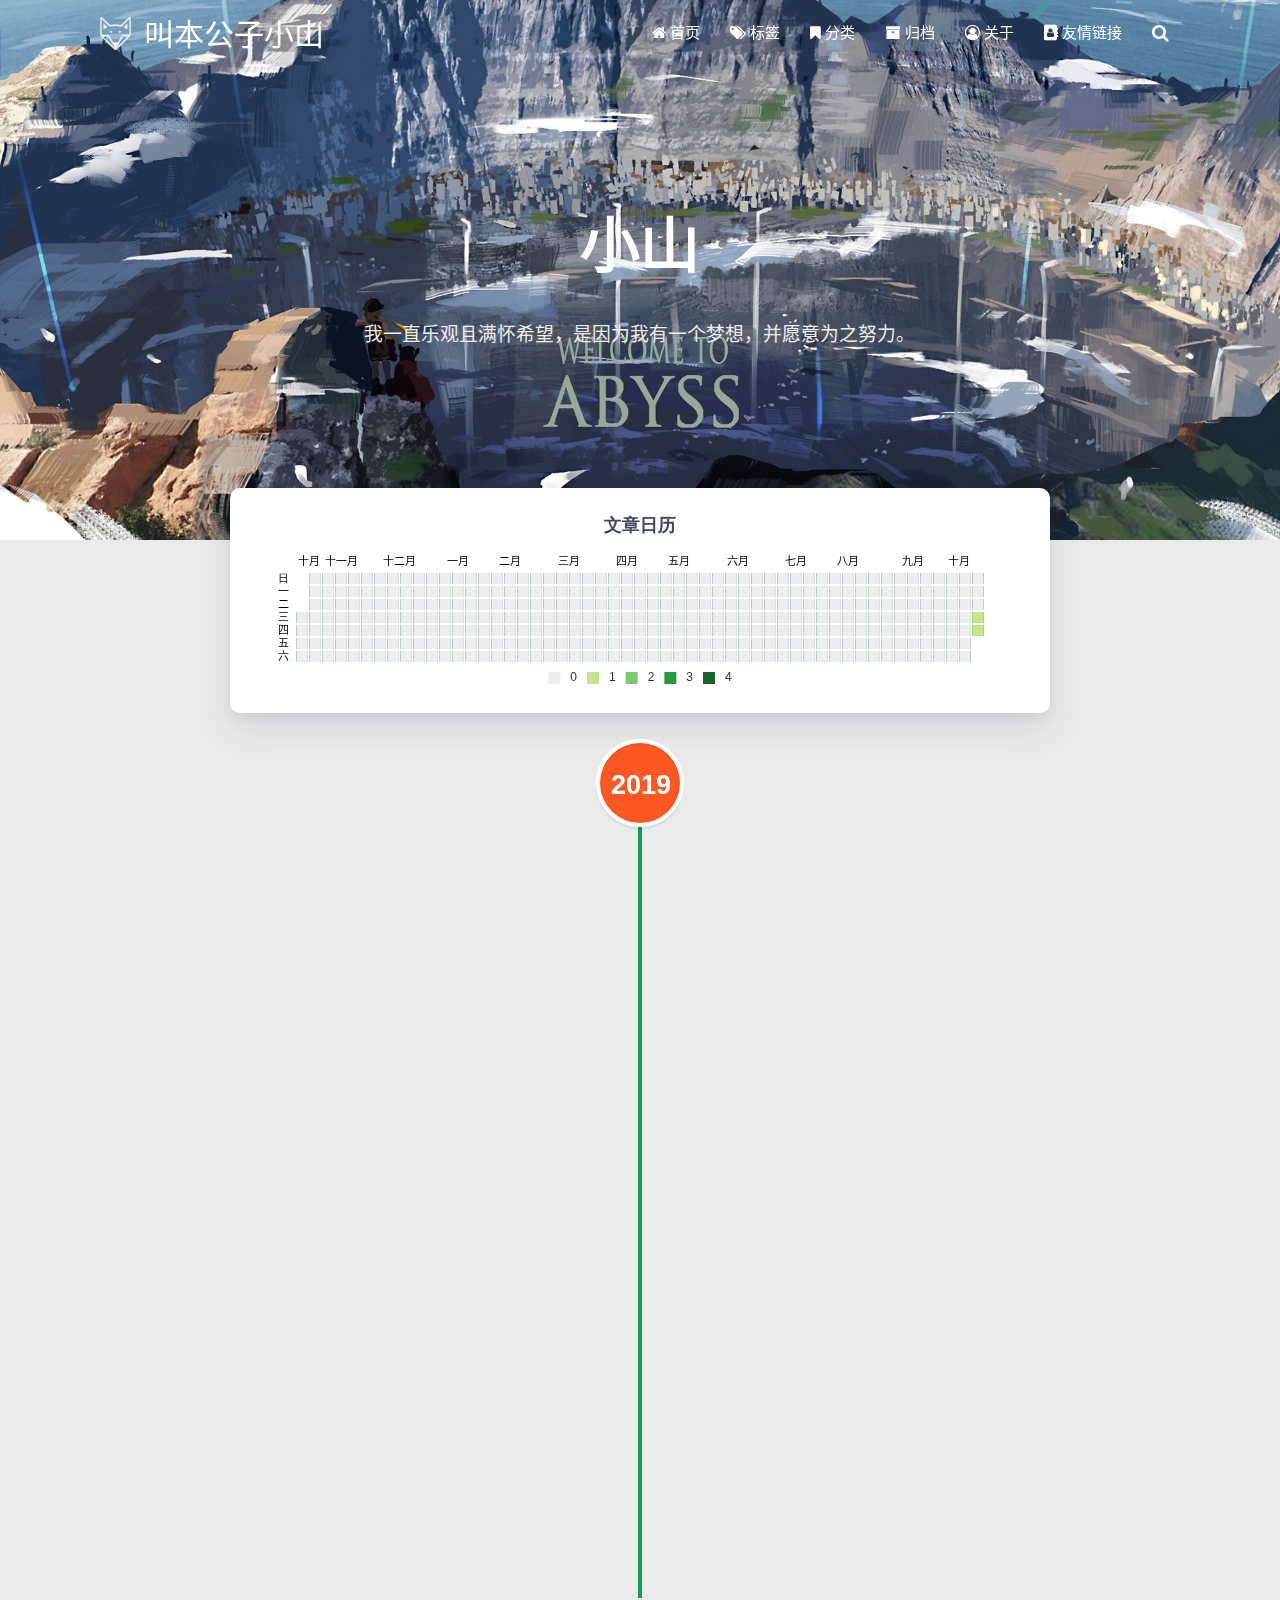
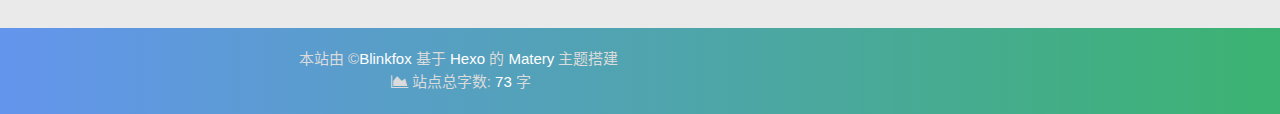
<file: archives/2019/index.html>
<!DOCTYPE HTML>
<html lang="zh-CN">


<head>
    <meta charset="utf-8">
    <meta name="keywords" content="归档: 2019, 叫本公子小山">
    <meta name="description" content="归档: 2019 | 叫本公子小山">
    <meta http-equiv="X-UA-Compatible" content="IE=edge">
    <meta name="viewport" content="width=device-width, initial-scale=1.0, user-scalable=no">
    <meta name="renderer" content="webkit|ie-stand|ie-comp">
    <meta name="mobile-web-app-capable" content="yes">
    <meta name="format-detection" content="telephone=no">
    <meta name="apple-mobile-web-app-capable" content="yes">
    <meta name="apple-mobile-web-app-status-bar-style" content="black-translucent">
    <title>归档: 2019 | 叫本公子小山</title>
    <link rel="icon" type="image/png" href="/favicon.png">

    <link rel="stylesheet" type="text/css" href="/libs/awesome/css/font-awesome.min.css">
    <link rel="stylesheet" type="text/css" href="/libs/materialize/materialize.min.css">
    <link rel="stylesheet" type="text/css" href="/libs/aos/aos.css">
    <link rel="stylesheet" type="text/css" href="/libs/animate/animate.min.css">
    <link rel="stylesheet" type="text/css" href="/libs/lightGallery/css/lightgallery.min.css">
    <link rel="stylesheet" type="text/css" href="/css/matery.css">
    <link rel="stylesheet" type="text/css" href="/css/my.css">
    <style type="text/css">
        
    </style>

    <script src="/libs/jquery/jquery-2.2.0.min.js"></script>
</head>


<body>

<header class="navbar-fixed">
    <nav id="headNav" class="bg-color nav-transparent">
        <div id="navContainer" class="nav-wrapper container">
            <div class="brand-logo">
                <a href="/" class="waves-effect waves-light">
                    
                    <img src="/medias/logo.png" class="logo-img" alt="LOGO">
                    
                    <span class="logo-span">叫本公子小山</span>
                </a>
            </div>
            

<a href="#" data-target="mobile-nav" class="sidenav-trigger button-collapse"><i class="fa fa-navicon"></i></a>
<ul class="right nav-menu">
    
	<li class="hide-on-med-and-down nav-item" >
		
					  <a href="/" class="waves-effect waves-light">
						
						<i class="fa fa-home"></i>
						
						<span>首页</span>
					</a>
          
        </li>
    
	<li class="hide-on-med-and-down nav-item" >
		
					  <a href="/tags" class="waves-effect waves-light">
						
						<i class="fa fa-tags"></i>
						
						<span>标签</span>
					</a>
          
        </li>
    
	<li class="hide-on-med-and-down nav-item" >
		
					  <a href="/categories" class="waves-effect waves-light">
						
						<i class="fa fa-bookmark"></i>
						
						<span>分类</span>
					</a>
          
        </li>
    
	<li class="hide-on-med-and-down nav-item" >
		
					  <a href="/archives" class="waves-effect waves-light">
						
						<i class="fa fa-archive"></i>
						
						<span>归档</span>
					</a>
          
        </li>
    
	<li class="hide-on-med-and-down nav-item" >
		
					  <a href="/about" class="waves-effect waves-light">
						
						<i class="fa fa-user-circle-o"></i>
						
						<span>关于</span>
					</a>
          
        </li>
    
	<li class="hide-on-med-and-down nav-item" >
		
					  <a href="/friends" class="waves-effect waves-light">
						
						<i class="fa fa-address-book"></i>
						
						<span>友情链接</span>
					</a>
          
        </li>
    
    <li>
        <a href="#searchModal" class="modal-trigger waves-effect waves-light">
            <i id="searchIcon" class="fa fa-search" title="搜索"></i>
        </a>
    </li>
</ul>

<div id="mobile-nav" class="side-nav sidenav">

    <div class="mobile-head bg-color">
        
        <img src="/medias/logo.png" class="logo-img circle responsive-img">
        
        <div class="logo-name">叫本公子小山</div>
        <div class="logo-desc">
            
            我一直乐观且满怀希望，是因为我有一个梦想，并愿意为之努力。
            
        </div>
    </div>

    

    <ul class="menu-list mobile-menu-list">
        
        <li class="m-nav-item">
	  
		<a href="/" class="waves-effect waves-light">
			
			    <i class="fa fa-fw fa-home"></i>
			
			首页
		</a>
          
        </li>
        
        <li class="m-nav-item">
	  
		<a href="/tags" class="waves-effect waves-light">
			
			    <i class="fa fa-fw fa-tags"></i>
			
			标签
		</a>
          
        </li>
        
        <li class="m-nav-item">
	  
		<a href="/categories" class="waves-effect waves-light">
			
			    <i class="fa fa-fw fa-bookmark"></i>
			
			分类
		</a>
          
        </li>
        
        <li class="m-nav-item">
	  
		<a href="/archives" class="waves-effect waves-light">
			
			    <i class="fa fa-fw fa-archive"></i>
			
			归档
		</a>
          
        </li>
        
        <li class="m-nav-item">
	  
		<a href="/about" class="waves-effect waves-light">
			
			    <i class="fa fa-fw fa-user-circle-o"></i>
			
			关于
		</a>
          
        </li>
        
        <li class="m-nav-item">
	  
		<a href="/friends" class="waves-effect waves-light">
			
			    <i class="fa fa-fw fa-address-book"></i>
			
			友情链接
		</a>
          
        </li>
        
        
        <li><div class="divider"></div></li>
        <li>
            <a href="https://github.com/blinkfox/hexo-theme-matery" class="waves-effect waves-light" target="_blank">
                <i class="fa fa-github-square fa-fw"></i>Fork Me
            </a>
        </li>
        
    </ul>
</div>


        </div>

        
            <style>
    .nav-transparent .github-corner {
        display: none !important;
    }

    .github-corner {
        position: absolute;
        z-index: 10;
        top: 0;
        right: 0;
        border: 0;
        transform: scale(1.1);
    }

    .github-corner svg {
        color: #0f9d58;
        fill: #fff;
        height: 64px;
        width: 64px;
    }

    .github-corner:hover .octo-arm {
        animation: a 0.56s ease-in-out;
    }

    .github-corner .octo-arm {
        animation: none;
    }

    @keyframes a {
        0%,
        to {
            transform: rotate(0);
        }
        20%,
        60% {
            transform: rotate(-25deg);
        }
        40%,
        80% {
            transform: rotate(10deg);
        }
    }
</style>

<a href="https://github.com/blinkfox/hexo-theme-matery" class="github-corner tooltipped hide-on-med-and-down" target="_blank"
   data-tooltip="Fork Me" data-position="left" data-delay="50">
    <svg viewBox="0 0 250 250" aria-hidden="true">
        <path d="M0,0 L115,115 L130,115 L142,142 L250,250 L250,0 Z"></path>
        <path d="M128.3,109.0 C113.8,99.7 119.0,89.6 119.0,89.6 C122.0,82.7 120.5,78.6 120.5,78.6 C119.2,72.0 123.4,76.3 123.4,76.3 C127.3,80.9 125.5,87.3 125.5,87.3 C122.9,97.6 130.6,101.9 134.4,103.2"
              fill="currentColor" style="transform-origin: 130px 106px;" class="octo-arm"></path>
        <path d="M115.0,115.0 C114.9,115.1 118.7,116.5 119.8,115.4 L133.7,101.6 C136.9,99.2 139.9,98.4 142.2,98.6 C133.8,88.0 127.5,74.4 143.8,58.0 C148.5,53.4 154.0,51.2 159.7,51.0 C160.3,49.4 163.2,43.6 171.4,40.1 C171.4,40.1 176.1,42.5 178.8,56.2 C183.1,58.6 187.2,61.8 190.9,65.4 C194.5,69.0 197.7,73.2 200.1,77.6 C213.8,80.2 216.3,84.9 216.3,84.9 C212.7,93.1 206.9,96.0 205.4,96.6 C205.1,102.4 203.0,107.8 198.3,112.5 C181.9,128.9 168.3,122.5 157.7,114.1 C157.9,116.9 156.7,120.9 152.7,124.9 L141.0,136.5 C139.8,137.7 141.6,141.9 141.8,141.8 Z"
              fill="currentColor" class="octo-body"></path>
    </svg>
</a>
        
    </nav>

</header>

<div class="bg-cover pd-header about-cover">
    <div class="container">
    <div class="row">
    <div class="col s10 offset-s1 m8 offset-m2 l8 offset-l2">
        <div class="brand">
            <div class="title center-align">
                
                    小山
                
            </div>

            <div class="description center-align">
                
                    我一直乐观且满怀希望，是因为我有一个梦想，并愿意为之努力。
                
            </div>
        </div>
    </div>
</div>
<script>
// 每天切换 banner 图.  Switch banner image every day.
$('.bg-cover').css('background-image', 'url(/medias/banner/' + new Date().getDay() + '.jpg)');
</script>
    </div>
</div>

<main class="content">

    
    <div class="container archive-calendar">
    <div class="card">
        <div id="post-calendar" class="card-content"></div>
    </div>
</div>

<script type="text/javascript" src="/libs/echarts/echarts.min.js"></script>
<script type="text/javascript">
    let myChart = echarts.init(document.getElementById('post-calendar'));

    

    let option = {
        title: {
            top: 0,
            text: '文章日历',
            left: 'center',
            textStyle: {
                color: '#3C4858'
            }
        },
        tooltip: {
            padding: 10,
            backgroundColor: '#555',
            borderColor: '#777',
            borderWidth: 1,
            formatter: function (obj) {
                var value = obj.value;
                return '<div style="font-size: 14px;">' + value[0] + '：' + value[1] + '</div>';
            }
        },
        visualMap: {
            show: true,
            showLabel: true,
            categories: [0, 1, 2, 3, 4],
            calculable: true,
            inRange: {
                symbol: 'rect',
                color: ['#ebedf0', '#c6e48b', '#7bc96f', '#239a3b', '#196127']
            },
            itemWidth: 12,
            itemHeight: 12,
            orient: 'horizontal',
            left: 'center',
            bottom: 0
        },
        calendar: [{
            left: 'center',
            range: ["2018-10-24", "2019-10-24"],
            cellSize: [13, 13],
            splitLine: {
                show: false
            },
            itemStyle: {
                color: '#196127',
                borderColor: '#fff',
                borderWidth: 2
            },
            yearLabel: {
                show: false
            },
            monthLabel: {
                nameMap: 'cn',
                fontSize: 11
            },
            dayLabel: {
                formatter: '{start}  1st',
                nameMap: 'cn',
                fontSize: 11
            }
        }],
        series: [{
            type: 'heatmap',
            coordinateSystem: 'calendar',
            calendarIndex: 0,
            data: [["2018-10-24", 0], ["2018-10-25", 0], ["2018-10-26", 0], ["2018-10-27", 0], ["2018-10-28", 0], ["2018-10-29", 0], ["2018-10-30", 0], ["2018-10-31", 0], ["2018-11-01", 0], ["2018-11-02", 0], ["2018-11-03", 0], ["2018-11-04", 0], ["2018-11-05", 0], ["2018-11-06", 0], ["2018-11-07", 0], ["2018-11-08", 0], ["2018-11-09", 0], ["2018-11-10", 0], ["2018-11-11", 0], ["2018-11-12", 0], ["2018-11-13", 0], ["2018-11-14", 0], ["2018-11-15", 0], ["2018-11-16", 0], ["2018-11-17", 0], ["2018-11-18", 0], ["2018-11-19", 0], ["2018-11-20", 0], ["2018-11-21", 0], ["2018-11-22", 0], ["2018-11-23", 0], ["2018-11-24", 0], ["2018-11-25", 0], ["2018-11-26", 0], ["2018-11-27", 0], ["2018-11-28", 0], ["2018-11-29", 0], ["2018-11-30", 0], ["2018-12-01", 0], ["2018-12-02", 0], ["2018-12-03", 0], ["2018-12-04", 0], ["2018-12-05", 0], ["2018-12-06", 0], ["2018-12-07", 0], ["2018-12-08", 0], ["2018-12-09", 0], ["2018-12-10", 0], ["2018-12-11", 0], ["2018-12-12", 0], ["2018-12-13", 0], ["2018-12-14", 0], ["2018-12-15", 0], ["2018-12-16", 0], ["2018-12-17", 0], ["2018-12-18", 0], ["2018-12-19", 0], ["2018-12-20", 0], ["2018-12-21", 0], ["2018-12-22", 0], ["2018-12-23", 0], ["2018-12-24", 0], ["2018-12-25", 0], ["2018-12-26", 0], ["2018-12-27", 0], ["2018-12-28", 0], ["2018-12-29", 0], ["2018-12-30", 0], ["2018-12-31", 0], ["2019-01-01", 0], ["2019-01-02", 0], ["2019-01-03", 0], ["2019-01-04", 0], ["2019-01-05", 0], ["2019-01-06", 0], ["2019-01-07", 0], ["2019-01-08", 0], ["2019-01-09", 0], ["2019-01-10", 0], ["2019-01-11", 0], ["2019-01-12", 0], ["2019-01-13", 0], ["2019-01-14", 0], ["2019-01-15", 0], ["2019-01-16", 0], ["2019-01-17", 0], ["2019-01-18", 0], ["2019-01-19", 0], ["2019-01-20", 0], ["2019-01-21", 0], ["2019-01-22", 0], ["2019-01-23", 0], ["2019-01-24", 0], ["2019-01-25", 0], ["2019-01-26", 0], ["2019-01-27", 0], ["2019-01-28", 0], ["2019-01-29", 0], ["2019-01-30", 0], ["2019-01-31", 0], ["2019-02-01", 0], ["2019-02-02", 0], ["2019-02-03", 0], ["2019-02-04", 0], ["2019-02-05", 0], ["2019-02-06", 0], ["2019-02-07", 0], ["2019-02-08", 0], ["2019-02-09", 0], ["2019-02-10", 0], ["2019-02-11", 0], ["2019-02-12", 0], ["2019-02-13", 0], ["2019-02-14", 0], ["2019-02-15", 0], ["2019-02-16", 0], ["2019-02-17", 0], ["2019-02-18", 0], ["2019-02-19", 0], ["2019-02-20", 0], ["2019-02-21", 0], ["2019-02-22", 0], ["2019-02-23", 0], ["2019-02-24", 0], ["2019-02-25", 0], ["2019-02-26", 0], ["2019-02-27", 0], ["2019-02-28", 0], ["2019-03-01", 0], ["2019-03-02", 0], ["2019-03-03", 0], ["2019-03-04", 0], ["2019-03-05", 0], ["2019-03-06", 0], ["2019-03-07", 0], ["2019-03-08", 0], ["2019-03-09", 0], ["2019-03-10", 0], ["2019-03-11", 0], ["2019-03-12", 0], ["2019-03-13", 0], ["2019-03-14", 0], ["2019-03-15", 0], ["2019-03-16", 0], ["2019-03-17", 0], ["2019-03-18", 0], ["2019-03-19", 0], ["2019-03-20", 0], ["2019-03-21", 0], ["2019-03-22", 0], ["2019-03-23", 0], ["2019-03-24", 0], ["2019-03-25", 0], ["2019-03-26", 0], ["2019-03-27", 0], ["2019-03-28", 0], ["2019-03-29", 0], ["2019-03-30", 0], ["2019-03-31", 0], ["2019-04-01", 0], ["2019-04-02", 0], ["2019-04-03", 0], ["2019-04-04", 0], ["2019-04-05", 0], ["2019-04-06", 0], ["2019-04-07", 0], ["2019-04-08", 0], ["2019-04-09", 0], ["2019-04-10", 0], ["2019-04-11", 0], ["2019-04-12", 0], ["2019-04-13", 0], ["2019-04-14", 0], ["2019-04-15", 0], ["2019-04-16", 0], ["2019-04-17", 0], ["2019-04-18", 0], ["2019-04-19", 0], ["2019-04-20", 0], ["2019-04-21", 0], ["2019-04-22", 0], ["2019-04-23", 0], ["2019-04-24", 0], ["2019-04-25", 0], ["2019-04-26", 0], ["2019-04-27", 0], ["2019-04-28", 0], ["2019-04-29", 0], ["2019-04-30", 0], ["2019-05-01", 0], ["2019-05-02", 0], ["2019-05-03", 0], ["2019-05-04", 0], ["2019-05-05", 0], ["2019-05-06", 0], ["2019-05-07", 0], ["2019-05-08", 0], ["2019-05-09", 0], ["2019-05-10", 0], ["2019-05-11", 0], ["2019-05-12", 0], ["2019-05-13", 0], ["2019-05-14", 0], ["2019-05-15", 0], ["2019-05-16", 0], ["2019-05-17", 0], ["2019-05-18", 0], ["2019-05-19", 0], ["2019-05-20", 0], ["2019-05-21", 0], ["2019-05-22", 0], ["2019-05-23", 0], ["2019-05-24", 0], ["2019-05-25", 0], ["2019-05-26", 0], ["2019-05-27", 0], ["2019-05-28", 0], ["2019-05-29", 0], ["2019-05-30", 0], ["2019-05-31", 0], ["2019-06-01", 0], ["2019-06-02", 0], ["2019-06-03", 0], ["2019-06-04", 0], ["2019-06-05", 0], ["2019-06-06", 0], ["2019-06-07", 0], ["2019-06-08", 0], ["2019-06-09", 0], ["2019-06-10", 0], ["2019-06-11", 0], ["2019-06-12", 0], ["2019-06-13", 0], ["2019-06-14", 0], ["2019-06-15", 0], ["2019-06-16", 0], ["2019-06-17", 0], ["2019-06-18", 0], ["2019-06-19", 0], ["2019-06-20", 0], ["2019-06-21", 0], ["2019-06-22", 0], ["2019-06-23", 0], ["2019-06-24", 0], ["2019-06-25", 0], ["2019-06-26", 0], ["2019-06-27", 0], ["2019-06-28", 0], ["2019-06-29", 0], ["2019-06-30", 0], ["2019-07-01", 0], ["2019-07-02", 0], ["2019-07-03", 0], ["2019-07-04", 0], ["2019-07-05", 0], ["2019-07-06", 0], ["2019-07-07", 0], ["2019-07-08", 0], ["2019-07-09", 0], ["2019-07-10", 0], ["2019-07-11", 0], ["2019-07-12", 0], ["2019-07-13", 0], ["2019-07-14", 0], ["2019-07-15", 0], ["2019-07-16", 0], ["2019-07-17", 0], ["2019-07-18", 0], ["2019-07-19", 0], ["2019-07-20", 0], ["2019-07-21", 0], ["2019-07-22", 0], ["2019-07-23", 0], ["2019-07-24", 0], ["2019-07-25", 0], ["2019-07-26", 0], ["2019-07-27", 0], ["2019-07-28", 0], ["2019-07-29", 0], ["2019-07-30", 0], ["2019-07-31", 0], ["2019-08-01", 0], ["2019-08-02", 0], ["2019-08-03", 0], ["2019-08-04", 0], ["2019-08-05", 0], ["2019-08-06", 0], ["2019-08-07", 0], ["2019-08-08", 0], ["2019-08-09", 0], ["2019-08-10", 0], ["2019-08-11", 0], ["2019-08-12", 0], ["2019-08-13", 0], ["2019-08-14", 0], ["2019-08-15", 0], ["2019-08-16", 0], ["2019-08-17", 0], ["2019-08-18", 0], ["2019-08-19", 0], ["2019-08-20", 0], ["2019-08-21", 0], ["2019-08-22", 0], ["2019-08-23", 0], ["2019-08-24", 0], ["2019-08-25", 0], ["2019-08-26", 0], ["2019-08-27", 0], ["2019-08-28", 0], ["2019-08-29", 0], ["2019-08-30", 0], ["2019-08-31", 0], ["2019-09-01", 0], ["2019-09-02", 0], ["2019-09-03", 0], ["2019-09-04", 0], ["2019-09-05", 0], ["2019-09-06", 0], ["2019-09-07", 0], ["2019-09-08", 0], ["2019-09-09", 0], ["2019-09-10", 0], ["2019-09-11", 0], ["2019-09-12", 0], ["2019-09-13", 0], ["2019-09-14", 0], ["2019-09-15", 0], ["2019-09-16", 0], ["2019-09-17", 0], ["2019-09-18", 0], ["2019-09-19", 0], ["2019-09-20", 0], ["2019-09-21", 0], ["2019-09-22", 0], ["2019-09-23", 0], ["2019-09-24", 0], ["2019-09-25", 0], ["2019-09-26", 0], ["2019-09-27", 0], ["2019-09-28", 0], ["2019-09-29", 0], ["2019-09-30", 0], ["2019-10-01", 0], ["2019-10-02", 0], ["2019-10-03", 0], ["2019-10-04", 0], ["2019-10-05", 0], ["2019-10-06", 0], ["2019-10-07", 0], ["2019-10-08", 0], ["2019-10-09", 0], ["2019-10-10", 0], ["2019-10-11", 0], ["2019-10-12", 0], ["2019-10-13", 0], ["2019-10-14", 0], ["2019-10-15", 0], ["2019-10-16", 0], ["2019-10-17", 0], ["2019-10-18", 0], ["2019-10-19", 0], ["2019-10-20", 0], ["2019-10-21", 0], ["2019-10-22", 0], ["2019-10-23", 1], ["2019-10-24", 1]]
        }]

    };

    myChart.setOption(option);
</script>
    

    

    <div id="cd-timeline" class="container">
        
        <div class="cd-timeline-block">

            
            
            
            <div class="cd-timeline-img year" data-aos="zoom-in-up">
                <a href="/archives/2019">2019</a>
            </div>
            

            
            
            
            <div class="cd-timeline-img month" data-aos="zoom-in-up">
                <a href="/archives/2019/10">10</a>
            </div>
            

            
            <div class="cd-timeline-img day" data-aos="zoom-in-up">
                <span>24</span>
            </div>
            <article class="cd-timeline-content" data-aos="fade-up">
                <div class="article col s12 m6">
                    <div class="card">
                        <a href="/2019/10/24/post/">
                            <div class="card-image">
                                
                                
                                <img src="/medias/featureimages/16.jpg" class="responsive-img" alt="post">
                                
                                <span class="card-title">post</span>
                            </div>
                        </a>
                        <div class="card-content article-content">
                            <div class="summary block-with-text">
                                
                                    
                                
                            </div>
                            <div class="publish-info">
                                <span class="publish-date">
                                    <i class="fa fa-clock-o fa-fw icon-date"></i>2019-10-24
                                </span>
                                <span class="publish-author">
                                    
                                    <i class="fa fa-user fa-fw"></i>
                                    小山
                                    
                                </span>
                            </div>
                        </div>

                        
                    </div>
                </div>
            </article>
        </div>
        
        <div class="cd-timeline-block">

            
            

            
            

            
            <div class="cd-timeline-img day" data-aos="zoom-in-up">
                <span>23</span>
            </div>
            <article class="cd-timeline-content" data-aos="fade-up">
                <div class="article col s12 m6">
                    <div class="card">
                        <a href="/2019/10/23/hello-world/">
                            <div class="card-image">
                                
                                
                                <img src="/medias/featureimages/12.jpg" class="responsive-img" alt="Hello World">
                                
                                <span class="card-title">Hello World</span>
                            </div>
                        </a>
                        <div class="card-content article-content">
                            <div class="summary block-with-text">
                                
                                    Welcome to Hexo! This is your very first post. Check documentation for more info. If you get any problems when using Hex
                                
                            </div>
                            <div class="publish-info">
                                <span class="publish-date">
                                    <i class="fa fa-clock-o fa-fw icon-date"></i>2019-10-23
                                </span>
                                <span class="publish-author">
                                    
                                    <i class="fa fa-user fa-fw"></i>
                                    小山
                                    
                                </span>
                            </div>
                        </div>

                        
                    </div>
                </div>
            </article>
        </div>
        
    </div>

</main>


<footer class="page-footer bg-color">
    <div class="container row center-align">
        <div class="col s12 m8 l8 copy-right">
            本站由&nbsp;&copy;<a href="https://blinkfox.github.io/" target="_blank">Blinkfox</a>&nbsp;基于
            <a href="https://hexo.io/" target="_blank">Hexo</a>&nbsp;的
            <a href="https://github.com/blinkfox/hexo-theme-matery" target="_blank">Matery</a>&nbsp;主题搭建
            <br>
            
            &nbsp;<i class="fa fa-area-chart"></i>&nbsp;站点总字数:&nbsp;<span
                class="white-color">73</span>&nbsp;字
            
            
            
        </div>
        <div class="col s12 m4 l4 social-link ">














</div>
    </div>
</footer>

<div class="progress-bar"></div>


<!-- 搜索遮罩框 -->
<div id="searchModal" class="modal">
    <div class="modal-content">
        <div class="search-header">
            <span class="title"><i class="fa fa-search"></i>&nbsp;&nbsp;搜索</span>
            <input type="search" id="searchInput" name="s" placeholder="请输入搜索的关键字"
                   class="search-input">
        </div>
        <div id="searchResult"></div>
    </div>
</div>

<script src="/js/search.js"></script>
<script type="text/javascript">
$(function () {
    searchFunc("/" + "search.xml", 'searchInput', 'searchResult');
});
</script>
<!-- 回到顶部按钮 -->
<div id="backTop" class="top-scroll">
    <a class="btn-floating btn-large waves-effect waves-light" href="#!">
        <i class="fa fa-angle-up"></i>
    </a>
</div>


<script src="/libs/materialize/materialize.min.js"></script>
<script src="/libs/masonry/masonry.pkgd.min.js"></script>
<script src="/libs/aos/aos.js"></script>
<script src="/libs/scrollprogress/scrollProgress.min.js"></script>
<script src="/libs/lightGallery/js/lightgallery-all.min.js"></script>
<script src="/js/matery.js"></script>

<!-- Global site tag (gtag.js) - Google Analytics -->



    <script src="/libs/others/clicklove.js"></script>



</body>
</html>
</file>
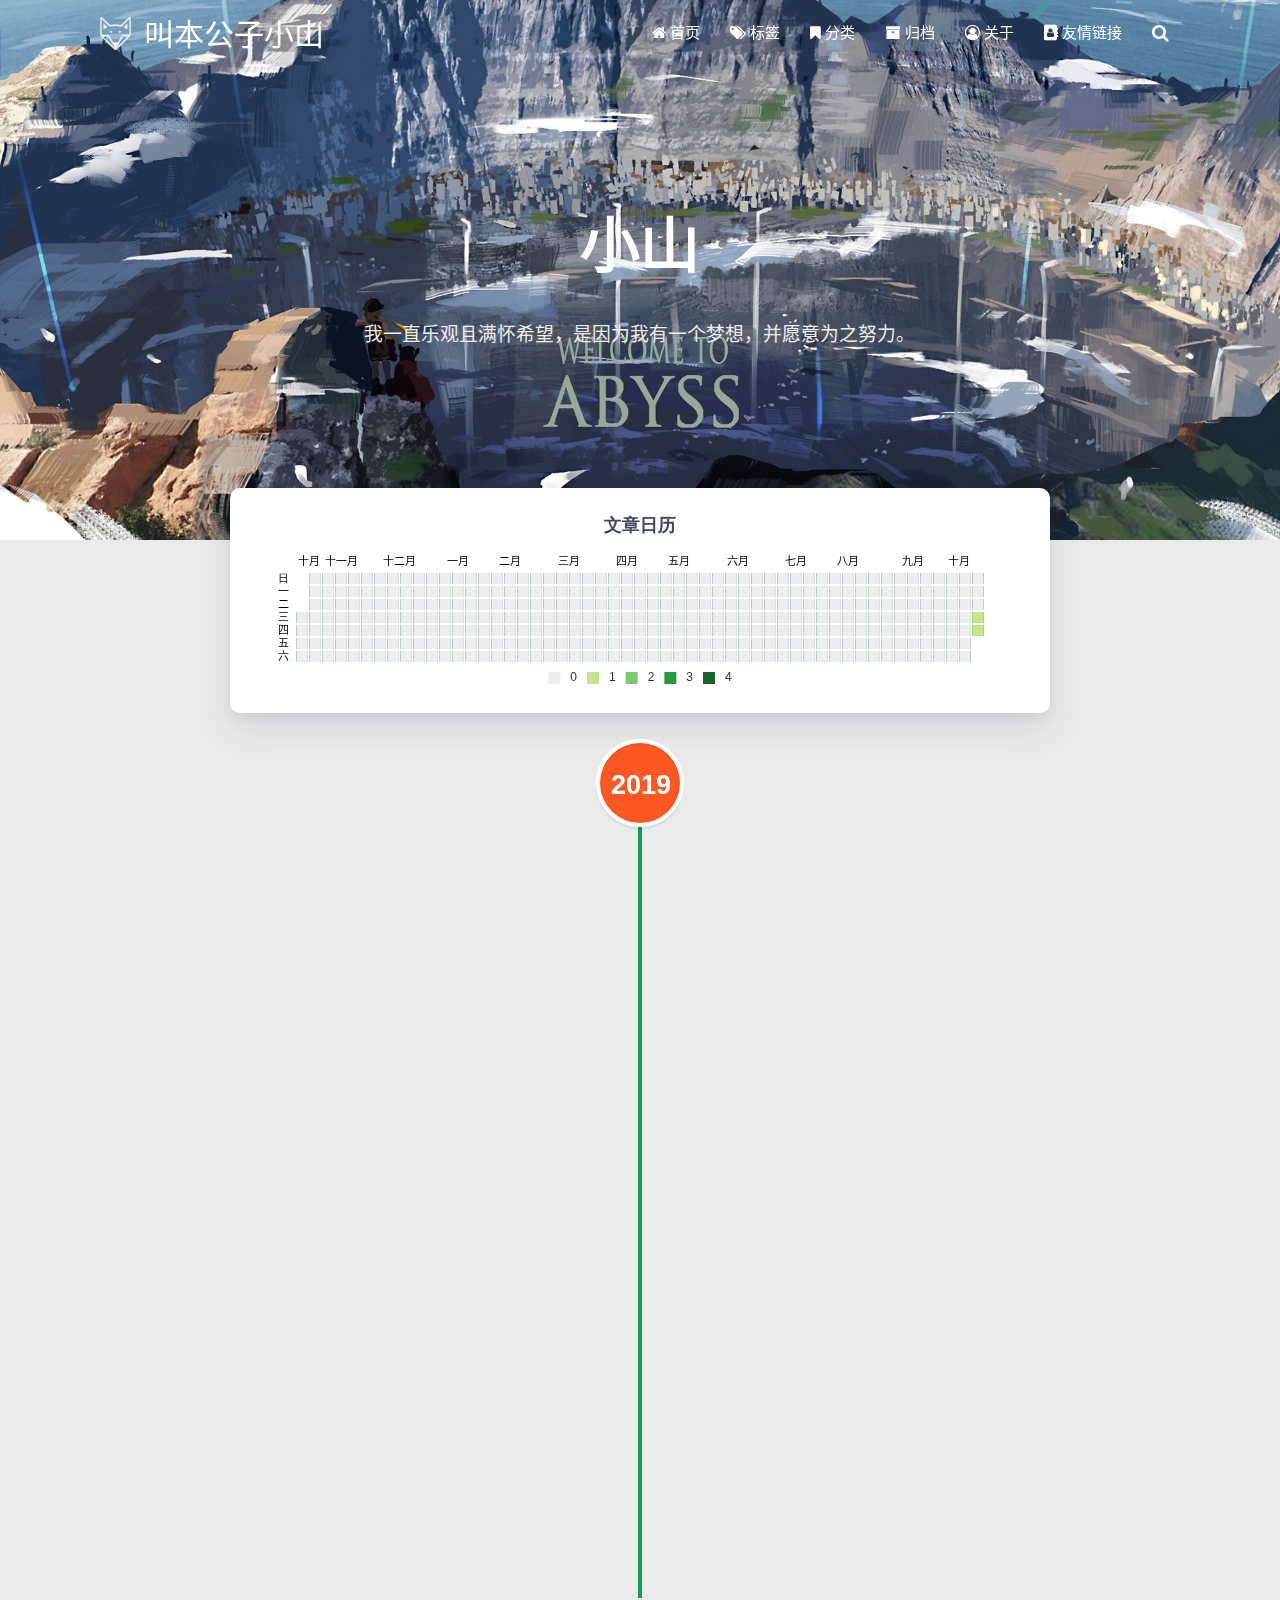
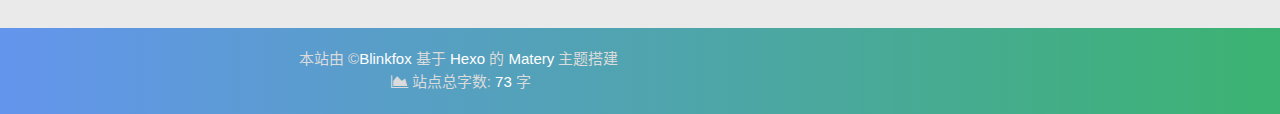
<file: archives/2019/10/index.html>
<!DOCTYPE HTML>
<html lang="zh-CN">


<head>
    <meta charset="utf-8">
    <meta name="keywords" content="归档: 2019/10, 叫本公子小山">
    <meta name="description" content="归档: 2019/10 | 叫本公子小山">
    <meta http-equiv="X-UA-Compatible" content="IE=edge">
    <meta name="viewport" content="width=device-width, initial-scale=1.0, user-scalable=no">
    <meta name="renderer" content="webkit|ie-stand|ie-comp">
    <meta name="mobile-web-app-capable" content="yes">
    <meta name="format-detection" content="telephone=no">
    <meta name="apple-mobile-web-app-capable" content="yes">
    <meta name="apple-mobile-web-app-status-bar-style" content="black-translucent">
    <title>归档: 2019/10 | 叫本公子小山</title>
    <link rel="icon" type="image/png" href="/favicon.png">

    <link rel="stylesheet" type="text/css" href="/libs/awesome/css/font-awesome.min.css">
    <link rel="stylesheet" type="text/css" href="/libs/materialize/materialize.min.css">
    <link rel="stylesheet" type="text/css" href="/libs/aos/aos.css">
    <link rel="stylesheet" type="text/css" href="/libs/animate/animate.min.css">
    <link rel="stylesheet" type="text/css" href="/libs/lightGallery/css/lightgallery.min.css">
    <link rel="stylesheet" type="text/css" href="/css/matery.css">
    <link rel="stylesheet" type="text/css" href="/css/my.css">
    <style type="text/css">
        
    </style>

    <script src="/libs/jquery/jquery-2.2.0.min.js"></script>
</head>


<body>

<header class="navbar-fixed">
    <nav id="headNav" class="bg-color nav-transparent">
        <div id="navContainer" class="nav-wrapper container">
            <div class="brand-logo">
                <a href="/" class="waves-effect waves-light">
                    
                    <img src="/medias/logo.png" class="logo-img" alt="LOGO">
                    
                    <span class="logo-span">叫本公子小山</span>
                </a>
            </div>
            

<a href="#" data-target="mobile-nav" class="sidenav-trigger button-collapse"><i class="fa fa-navicon"></i></a>
<ul class="right nav-menu">
    
	<li class="hide-on-med-and-down nav-item" >
		
					  <a href="/" class="waves-effect waves-light">
						
						<i class="fa fa-home"></i>
						
						<span>首页</span>
					</a>
          
        </li>
    
	<li class="hide-on-med-and-down nav-item" >
		
					  <a href="/tags" class="waves-effect waves-light">
						
						<i class="fa fa-tags"></i>
						
						<span>标签</span>
					</a>
          
        </li>
    
	<li class="hide-on-med-and-down nav-item" >
		
					  <a href="/categories" class="waves-effect waves-light">
						
						<i class="fa fa-bookmark"></i>
						
						<span>分类</span>
					</a>
          
        </li>
    
	<li class="hide-on-med-and-down nav-item" >
		
					  <a href="/archives" class="waves-effect waves-light">
						
						<i class="fa fa-archive"></i>
						
						<span>归档</span>
					</a>
          
        </li>
    
	<li class="hide-on-med-and-down nav-item" >
		
					  <a href="/about" class="waves-effect waves-light">
						
						<i class="fa fa-user-circle-o"></i>
						
						<span>关于</span>
					</a>
          
        </li>
    
	<li class="hide-on-med-and-down nav-item" >
		
					  <a href="/friends" class="waves-effect waves-light">
						
						<i class="fa fa-address-book"></i>
						
						<span>友情链接</span>
					</a>
          
        </li>
    
    <li>
        <a href="#searchModal" class="modal-trigger waves-effect waves-light">
            <i id="searchIcon" class="fa fa-search" title="搜索"></i>
        </a>
    </li>
</ul>

<div id="mobile-nav" class="side-nav sidenav">

    <div class="mobile-head bg-color">
        
        <img src="/medias/logo.png" class="logo-img circle responsive-img">
        
        <div class="logo-name">叫本公子小山</div>
        <div class="logo-desc">
            
            我一直乐观且满怀希望，是因为我有一个梦想，并愿意为之努力。
            
        </div>
    </div>

    

    <ul class="menu-list mobile-menu-list">
        
        <li class="m-nav-item">
	  
		<a href="/" class="waves-effect waves-light">
			
			    <i class="fa fa-fw fa-home"></i>
			
			首页
		</a>
          
        </li>
        
        <li class="m-nav-item">
	  
		<a href="/tags" class="waves-effect waves-light">
			
			    <i class="fa fa-fw fa-tags"></i>
			
			标签
		</a>
          
        </li>
        
        <li class="m-nav-item">
	  
		<a href="/categories" class="waves-effect waves-light">
			
			    <i class="fa fa-fw fa-bookmark"></i>
			
			分类
		</a>
          
        </li>
        
        <li class="m-nav-item">
	  
		<a href="/archives" class="waves-effect waves-light">
			
			    <i class="fa fa-fw fa-archive"></i>
			
			归档
		</a>
          
        </li>
        
        <li class="m-nav-item">
	  
		<a href="/about" class="waves-effect waves-light">
			
			    <i class="fa fa-fw fa-user-circle-o"></i>
			
			关于
		</a>
          
        </li>
        
        <li class="m-nav-item">
	  
		<a href="/friends" class="waves-effect waves-light">
			
			    <i class="fa fa-fw fa-address-book"></i>
			
			友情链接
		</a>
          
        </li>
        
        
        <li><div class="divider"></div></li>
        <li>
            <a href="https://github.com/blinkfox/hexo-theme-matery" class="waves-effect waves-light" target="_blank">
                <i class="fa fa-github-square fa-fw"></i>Fork Me
            </a>
        </li>
        
    </ul>
</div>


        </div>

        
            <style>
    .nav-transparent .github-corner {
        display: none !important;
    }

    .github-corner {
        position: absolute;
        z-index: 10;
        top: 0;
        right: 0;
        border: 0;
        transform: scale(1.1);
    }

    .github-corner svg {
        color: #0f9d58;
        fill: #fff;
        height: 64px;
        width: 64px;
    }

    .github-corner:hover .octo-arm {
        animation: a 0.56s ease-in-out;
    }

    .github-corner .octo-arm {
        animation: none;
    }

    @keyframes a {
        0%,
        to {
            transform: rotate(0);
        }
        20%,
        60% {
            transform: rotate(-25deg);
        }
        40%,
        80% {
            transform: rotate(10deg);
        }
    }
</style>

<a href="https://github.com/blinkfox/hexo-theme-matery" class="github-corner tooltipped hide-on-med-and-down" target="_blank"
   data-tooltip="Fork Me" data-position="left" data-delay="50">
    <svg viewBox="0 0 250 250" aria-hidden="true">
        <path d="M0,0 L115,115 L130,115 L142,142 L250,250 L250,0 Z"></path>
        <path d="M128.3,109.0 C113.8,99.7 119.0,89.6 119.0,89.6 C122.0,82.7 120.5,78.6 120.5,78.6 C119.2,72.0 123.4,76.3 123.4,76.3 C127.3,80.9 125.5,87.3 125.5,87.3 C122.9,97.6 130.6,101.9 134.4,103.2"
              fill="currentColor" style="transform-origin: 130px 106px;" class="octo-arm"></path>
        <path d="M115.0,115.0 C114.9,115.1 118.7,116.5 119.8,115.4 L133.7,101.6 C136.9,99.2 139.9,98.4 142.2,98.6 C133.8,88.0 127.5,74.4 143.8,58.0 C148.5,53.4 154.0,51.2 159.7,51.0 C160.3,49.4 163.2,43.6 171.4,40.1 C171.4,40.1 176.1,42.5 178.8,56.2 C183.1,58.6 187.2,61.8 190.9,65.4 C194.5,69.0 197.7,73.2 200.1,77.6 C213.8,80.2 216.3,84.9 216.3,84.9 C212.7,93.1 206.9,96.0 205.4,96.6 C205.1,102.4 203.0,107.8 198.3,112.5 C181.9,128.9 168.3,122.5 157.7,114.1 C157.9,116.9 156.7,120.9 152.7,124.9 L141.0,136.5 C139.8,137.7 141.6,141.9 141.8,141.8 Z"
              fill="currentColor" class="octo-body"></path>
    </svg>
</a>
        
    </nav>

</header>

<div class="bg-cover pd-header about-cover">
    <div class="container">
    <div class="row">
    <div class="col s10 offset-s1 m8 offset-m2 l8 offset-l2">
        <div class="brand">
            <div class="title center-align">
                
                    小山
                
            </div>

            <div class="description center-align">
                
                    我一直乐观且满怀希望，是因为我有一个梦想，并愿意为之努力。
                
            </div>
        </div>
    </div>
</div>
<script>
// 每天切换 banner 图.  Switch banner image every day.
$('.bg-cover').css('background-image', 'url(/medias/banner/' + new Date().getDay() + '.jpg)');
</script>
    </div>
</div>

<main class="content">

    
    <div class="container archive-calendar">
    <div class="card">
        <div id="post-calendar" class="card-content"></div>
    </div>
</div>

<script type="text/javascript" src="/libs/echarts/echarts.min.js"></script>
<script type="text/javascript">
    let myChart = echarts.init(document.getElementById('post-calendar'));

    

    let option = {
        title: {
            top: 0,
            text: '文章日历',
            left: 'center',
            textStyle: {
                color: '#3C4858'
            }
        },
        tooltip: {
            padding: 10,
            backgroundColor: '#555',
            borderColor: '#777',
            borderWidth: 1,
            formatter: function (obj) {
                var value = obj.value;
                return '<div style="font-size: 14px;">' + value[0] + '：' + value[1] + '</div>';
            }
        },
        visualMap: {
            show: true,
            showLabel: true,
            categories: [0, 1, 2, 3, 4],
            calculable: true,
            inRange: {
                symbol: 'rect',
                color: ['#ebedf0', '#c6e48b', '#7bc96f', '#239a3b', '#196127']
            },
            itemWidth: 12,
            itemHeight: 12,
            orient: 'horizontal',
            left: 'center',
            bottom: 0
        },
        calendar: [{
            left: 'center',
            range: ["2018-10-24", "2019-10-24"],
            cellSize: [13, 13],
            splitLine: {
                show: false
            },
            itemStyle: {
                color: '#196127',
                borderColor: '#fff',
                borderWidth: 2
            },
            yearLabel: {
                show: false
            },
            monthLabel: {
                nameMap: 'cn',
                fontSize: 11
            },
            dayLabel: {
                formatter: '{start}  1st',
                nameMap: 'cn',
                fontSize: 11
            }
        }],
        series: [{
            type: 'heatmap',
            coordinateSystem: 'calendar',
            calendarIndex: 0,
            data: [["2018-10-24", 0], ["2018-10-25", 0], ["2018-10-26", 0], ["2018-10-27", 0], ["2018-10-28", 0], ["2018-10-29", 0], ["2018-10-30", 0], ["2018-10-31", 0], ["2018-11-01", 0], ["2018-11-02", 0], ["2018-11-03", 0], ["2018-11-04", 0], ["2018-11-05", 0], ["2018-11-06", 0], ["2018-11-07", 0], ["2018-11-08", 0], ["2018-11-09", 0], ["2018-11-10", 0], ["2018-11-11", 0], ["2018-11-12", 0], ["2018-11-13", 0], ["2018-11-14", 0], ["2018-11-15", 0], ["2018-11-16", 0], ["2018-11-17", 0], ["2018-11-18", 0], ["2018-11-19", 0], ["2018-11-20", 0], ["2018-11-21", 0], ["2018-11-22", 0], ["2018-11-23", 0], ["2018-11-24", 0], ["2018-11-25", 0], ["2018-11-26", 0], ["2018-11-27", 0], ["2018-11-28", 0], ["2018-11-29", 0], ["2018-11-30", 0], ["2018-12-01", 0], ["2018-12-02", 0], ["2018-12-03", 0], ["2018-12-04", 0], ["2018-12-05", 0], ["2018-12-06", 0], ["2018-12-07", 0], ["2018-12-08", 0], ["2018-12-09", 0], ["2018-12-10", 0], ["2018-12-11", 0], ["2018-12-12", 0], ["2018-12-13", 0], ["2018-12-14", 0], ["2018-12-15", 0], ["2018-12-16", 0], ["2018-12-17", 0], ["2018-12-18", 0], ["2018-12-19", 0], ["2018-12-20", 0], ["2018-12-21", 0], ["2018-12-22", 0], ["2018-12-23", 0], ["2018-12-24", 0], ["2018-12-25", 0], ["2018-12-26", 0], ["2018-12-27", 0], ["2018-12-28", 0], ["2018-12-29", 0], ["2018-12-30", 0], ["2018-12-31", 0], ["2019-01-01", 0], ["2019-01-02", 0], ["2019-01-03", 0], ["2019-01-04", 0], ["2019-01-05", 0], ["2019-01-06", 0], ["2019-01-07", 0], ["2019-01-08", 0], ["2019-01-09", 0], ["2019-01-10", 0], ["2019-01-11", 0], ["2019-01-12", 0], ["2019-01-13", 0], ["2019-01-14", 0], ["2019-01-15", 0], ["2019-01-16", 0], ["2019-01-17", 0], ["2019-01-18", 0], ["2019-01-19", 0], ["2019-01-20", 0], ["2019-01-21", 0], ["2019-01-22", 0], ["2019-01-23", 0], ["2019-01-24", 0], ["2019-01-25", 0], ["2019-01-26", 0], ["2019-01-27", 0], ["2019-01-28", 0], ["2019-01-29", 0], ["2019-01-30", 0], ["2019-01-31", 0], ["2019-02-01", 0], ["2019-02-02", 0], ["2019-02-03", 0], ["2019-02-04", 0], ["2019-02-05", 0], ["2019-02-06", 0], ["2019-02-07", 0], ["2019-02-08", 0], ["2019-02-09", 0], ["2019-02-10", 0], ["2019-02-11", 0], ["2019-02-12", 0], ["2019-02-13", 0], ["2019-02-14", 0], ["2019-02-15", 0], ["2019-02-16", 0], ["2019-02-17", 0], ["2019-02-18", 0], ["2019-02-19", 0], ["2019-02-20", 0], ["2019-02-21", 0], ["2019-02-22", 0], ["2019-02-23", 0], ["2019-02-24", 0], ["2019-02-25", 0], ["2019-02-26", 0], ["2019-02-27", 0], ["2019-02-28", 0], ["2019-03-01", 0], ["2019-03-02", 0], ["2019-03-03", 0], ["2019-03-04", 0], ["2019-03-05", 0], ["2019-03-06", 0], ["2019-03-07", 0], ["2019-03-08", 0], ["2019-03-09", 0], ["2019-03-10", 0], ["2019-03-11", 0], ["2019-03-12", 0], ["2019-03-13", 0], ["2019-03-14", 0], ["2019-03-15", 0], ["2019-03-16", 0], ["2019-03-17", 0], ["2019-03-18", 0], ["2019-03-19", 0], ["2019-03-20", 0], ["2019-03-21", 0], ["2019-03-22", 0], ["2019-03-23", 0], ["2019-03-24", 0], ["2019-03-25", 0], ["2019-03-26", 0], ["2019-03-27", 0], ["2019-03-28", 0], ["2019-03-29", 0], ["2019-03-30", 0], ["2019-03-31", 0], ["2019-04-01", 0], ["2019-04-02", 0], ["2019-04-03", 0], ["2019-04-04", 0], ["2019-04-05", 0], ["2019-04-06", 0], ["2019-04-07", 0], ["2019-04-08", 0], ["2019-04-09", 0], ["2019-04-10", 0], ["2019-04-11", 0], ["2019-04-12", 0], ["2019-04-13", 0], ["2019-04-14", 0], ["2019-04-15", 0], ["2019-04-16", 0], ["2019-04-17", 0], ["2019-04-18", 0], ["2019-04-19", 0], ["2019-04-20", 0], ["2019-04-21", 0], ["2019-04-22", 0], ["2019-04-23", 0], ["2019-04-24", 0], ["2019-04-25", 0], ["2019-04-26", 0], ["2019-04-27", 0], ["2019-04-28", 0], ["2019-04-29", 0], ["2019-04-30", 0], ["2019-05-01", 0], ["2019-05-02", 0], ["2019-05-03", 0], ["2019-05-04", 0], ["2019-05-05", 0], ["2019-05-06", 0], ["2019-05-07", 0], ["2019-05-08", 0], ["2019-05-09", 0], ["2019-05-10", 0], ["2019-05-11", 0], ["2019-05-12", 0], ["2019-05-13", 0], ["2019-05-14", 0], ["2019-05-15", 0], ["2019-05-16", 0], ["2019-05-17", 0], ["2019-05-18", 0], ["2019-05-19", 0], ["2019-05-20", 0], ["2019-05-21", 0], ["2019-05-22", 0], ["2019-05-23", 0], ["2019-05-24", 0], ["2019-05-25", 0], ["2019-05-26", 0], ["2019-05-27", 0], ["2019-05-28", 0], ["2019-05-29", 0], ["2019-05-30", 0], ["2019-05-31", 0], ["2019-06-01", 0], ["2019-06-02", 0], ["2019-06-03", 0], ["2019-06-04", 0], ["2019-06-05", 0], ["2019-06-06", 0], ["2019-06-07", 0], ["2019-06-08", 0], ["2019-06-09", 0], ["2019-06-10", 0], ["2019-06-11", 0], ["2019-06-12", 0], ["2019-06-13", 0], ["2019-06-14", 0], ["2019-06-15", 0], ["2019-06-16", 0], ["2019-06-17", 0], ["2019-06-18", 0], ["2019-06-19", 0], ["2019-06-20", 0], ["2019-06-21", 0], ["2019-06-22", 0], ["2019-06-23", 0], ["2019-06-24", 0], ["2019-06-25", 0], ["2019-06-26", 0], ["2019-06-27", 0], ["2019-06-28", 0], ["2019-06-29", 0], ["2019-06-30", 0], ["2019-07-01", 0], ["2019-07-02", 0], ["2019-07-03", 0], ["2019-07-04", 0], ["2019-07-05", 0], ["2019-07-06", 0], ["2019-07-07", 0], ["2019-07-08", 0], ["2019-07-09", 0], ["2019-07-10", 0], ["2019-07-11", 0], ["2019-07-12", 0], ["2019-07-13", 0], ["2019-07-14", 0], ["2019-07-15", 0], ["2019-07-16", 0], ["2019-07-17", 0], ["2019-07-18", 0], ["2019-07-19", 0], ["2019-07-20", 0], ["2019-07-21", 0], ["2019-07-22", 0], ["2019-07-23", 0], ["2019-07-24", 0], ["2019-07-25", 0], ["2019-07-26", 0], ["2019-07-27", 0], ["2019-07-28", 0], ["2019-07-29", 0], ["2019-07-30", 0], ["2019-07-31", 0], ["2019-08-01", 0], ["2019-08-02", 0], ["2019-08-03", 0], ["2019-08-04", 0], ["2019-08-05", 0], ["2019-08-06", 0], ["2019-08-07", 0], ["2019-08-08", 0], ["2019-08-09", 0], ["2019-08-10", 0], ["2019-08-11", 0], ["2019-08-12", 0], ["2019-08-13", 0], ["2019-08-14", 0], ["2019-08-15", 0], ["2019-08-16", 0], ["2019-08-17", 0], ["2019-08-18", 0], ["2019-08-19", 0], ["2019-08-20", 0], ["2019-08-21", 0], ["2019-08-22", 0], ["2019-08-23", 0], ["2019-08-24", 0], ["2019-08-25", 0], ["2019-08-26", 0], ["2019-08-27", 0], ["2019-08-28", 0], ["2019-08-29", 0], ["2019-08-30", 0], ["2019-08-31", 0], ["2019-09-01", 0], ["2019-09-02", 0], ["2019-09-03", 0], ["2019-09-04", 0], ["2019-09-05", 0], ["2019-09-06", 0], ["2019-09-07", 0], ["2019-09-08", 0], ["2019-09-09", 0], ["2019-09-10", 0], ["2019-09-11", 0], ["2019-09-12", 0], ["2019-09-13", 0], ["2019-09-14", 0], ["2019-09-15", 0], ["2019-09-16", 0], ["2019-09-17", 0], ["2019-09-18", 0], ["2019-09-19", 0], ["2019-09-20", 0], ["2019-09-21", 0], ["2019-09-22", 0], ["2019-09-23", 0], ["2019-09-24", 0], ["2019-09-25", 0], ["2019-09-26", 0], ["2019-09-27", 0], ["2019-09-28", 0], ["2019-09-29", 0], ["2019-09-30", 0], ["2019-10-01", 0], ["2019-10-02", 0], ["2019-10-03", 0], ["2019-10-04", 0], ["2019-10-05", 0], ["2019-10-06", 0], ["2019-10-07", 0], ["2019-10-08", 0], ["2019-10-09", 0], ["2019-10-10", 0], ["2019-10-11", 0], ["2019-10-12", 0], ["2019-10-13", 0], ["2019-10-14", 0], ["2019-10-15", 0], ["2019-10-16", 0], ["2019-10-17", 0], ["2019-10-18", 0], ["2019-10-19", 0], ["2019-10-20", 0], ["2019-10-21", 0], ["2019-10-22", 0], ["2019-10-23", 1], ["2019-10-24", 1]]
        }]

    };

    myChart.setOption(option);
</script>
    

    

    <div id="cd-timeline" class="container">
        
        <div class="cd-timeline-block">

            
            
            
            <div class="cd-timeline-img year" data-aos="zoom-in-up">
                <a href="/archives/2019">2019</a>
            </div>
            

            
            
            
            <div class="cd-timeline-img month" data-aos="zoom-in-up">
                <a href="/archives/2019/10">10</a>
            </div>
            

            
            <div class="cd-timeline-img day" data-aos="zoom-in-up">
                <span>24</span>
            </div>
            <article class="cd-timeline-content" data-aos="fade-up">
                <div class="article col s12 m6">
                    <div class="card">
                        <a href="/2019/10/24/post/">
                            <div class="card-image">
                                
                                
                                <img src="/medias/featureimages/16.jpg" class="responsive-img" alt="post">
                                
                                <span class="card-title">post</span>
                            </div>
                        </a>
                        <div class="card-content article-content">
                            <div class="summary block-with-text">
                                
                                    
                                
                            </div>
                            <div class="publish-info">
                                <span class="publish-date">
                                    <i class="fa fa-clock-o fa-fw icon-date"></i>2019-10-24
                                </span>
                                <span class="publish-author">
                                    
                                    <i class="fa fa-user fa-fw"></i>
                                    小山
                                    
                                </span>
                            </div>
                        </div>

                        
                    </div>
                </div>
            </article>
        </div>
        
        <div class="cd-timeline-block">

            
            

            
            

            
            <div class="cd-timeline-img day" data-aos="zoom-in-up">
                <span>23</span>
            </div>
            <article class="cd-timeline-content" data-aos="fade-up">
                <div class="article col s12 m6">
                    <div class="card">
                        <a href="/2019/10/23/hello-world/">
                            <div class="card-image">
                                
                                
                                <img src="/medias/featureimages/12.jpg" class="responsive-img" alt="Hello World">
                                
                                <span class="card-title">Hello World</span>
                            </div>
                        </a>
                        <div class="card-content article-content">
                            <div class="summary block-with-text">
                                
                                    Welcome to Hexo! This is your very first post. Check documentation for more info. If you get any problems when using Hex
                                
                            </div>
                            <div class="publish-info">
                                <span class="publish-date">
                                    <i class="fa fa-clock-o fa-fw icon-date"></i>2019-10-23
                                </span>
                                <span class="publish-author">
                                    
                                    <i class="fa fa-user fa-fw"></i>
                                    小山
                                    
                                </span>
                            </div>
                        </div>

                        
                    </div>
                </div>
            </article>
        </div>
        
    </div>

</main>


<footer class="page-footer bg-color">
    <div class="container row center-align">
        <div class="col s12 m8 l8 copy-right">
            本站由&nbsp;&copy;<a href="https://blinkfox.github.io/" target="_blank">Blinkfox</a>&nbsp;基于
            <a href="https://hexo.io/" target="_blank">Hexo</a>&nbsp;的
            <a href="https://github.com/blinkfox/hexo-theme-matery" target="_blank">Matery</a>&nbsp;主题搭建
            <br>
            
            &nbsp;<i class="fa fa-area-chart"></i>&nbsp;站点总字数:&nbsp;<span
                class="white-color">73</span>&nbsp;字
            
            
            
        </div>
        <div class="col s12 m4 l4 social-link ">














</div>
    </div>
</footer>

<div class="progress-bar"></div>


<!-- 搜索遮罩框 -->
<div id="searchModal" class="modal">
    <div class="modal-content">
        <div class="search-header">
            <span class="title"><i class="fa fa-search"></i>&nbsp;&nbsp;搜索</span>
            <input type="search" id="searchInput" name="s" placeholder="请输入搜索的关键字"
                   class="search-input">
        </div>
        <div id="searchResult"></div>
    </div>
</div>

<script src="/js/search.js"></script>
<script type="text/javascript">
$(function () {
    searchFunc("/" + "search.xml", 'searchInput', 'searchResult');
});
</script>
<!-- 回到顶部按钮 -->
<div id="backTop" class="top-scroll">
    <a class="btn-floating btn-large waves-effect waves-light" href="#!">
        <i class="fa fa-angle-up"></i>
    </a>
</div>


<script src="/libs/materialize/materialize.min.js"></script>
<script src="/libs/masonry/masonry.pkgd.min.js"></script>
<script src="/libs/aos/aos.js"></script>
<script src="/libs/scrollprogress/scrollProgress.min.js"></script>
<script src="/libs/lightGallery/js/lightgallery-all.min.js"></script>
<script src="/js/matery.js"></script>

<!-- Global site tag (gtag.js) - Google Analytics -->



    <script src="/libs/others/clicklove.js"></script>



</body>
</html>
</file>
<file: css/matery.css>
/*全局基础样式*/
/*小屏幕下(手机类)的样式*/
@media only screen and (max-width: 601px) {
    .container {
        width: 95%;
    }
}

/*中等屏幕下(平板类)的样式*/
@media only screen and (min-width: 600px) and (max-width: 992px) {
    .container {
        width: 90%;
    }
}

/*大屏幕下(桌面类)的样式*/
@media only screen and (min-width: 993px) {
    .container {
        width: 85%;
        max-width: 1125px;
    }

    .post-container {
        width: 90%;
        margin: 0 auto;
        max-width: 1250px;
    }
}

body {
    background-color: #eaeaea;
    margin: 0;
    color: #34495e;
}

h1 {
    margin: 48px 0 22px -5px;
    font-size: 2.0rem;
    font-weight: bold;
    line-height: 2.0rem;
}

h2 {
    margin: 42px 0 18px -5px;
    font-size: 1.8rem;
    font-weight: bold;
    line-height: 1.8rem;
}

h3 {
    margin: 38px 0 15px -4px;
    font-size: 1.6rem;
    font-weight: bold;
    line-height: 1.7rem;
}

h4 {
    margin: 32px 0 12px -4px;
    font-size: 1.45rem;
    font-weight: bold;
    line-height: 1.45rem;
}

h5 {
    margin: 28px 0 8px -4px;
    font-size: 1.2rem;
    font-weight: bold;
    line-height: 1.2rem;
}

h6 {
    margin: 22px 0 4px -4px;
    font-size: 1.1rem;
    line-height: 1.1rem;
}

p {
    font-size: 1rem;
    line-height: 1.5rem;
}

hr {
    margin: 20px 0;
    border: 0;
    border-top: 1px solid #ccc;
}

blockquote {
    border-left: 5px solid #42b983;
    padding: 1rem 0.8rem 0.2rem 0.8rem;
    color: #666;
    background-color: rgba(66, 185, 131, .1);
}

pre {
    padding: 1.5rem !important;
    margin: 1rem 0 !important;
    background: #272822;
    overflow: auto;
    border-radius: 0.35rem;
    tab-size: 4;
}

code {
    padding: 1px 5px;
    font-family: Inconsolata, Monaco, Consolas, 'Courier New', Courier, monospace;
    font-size: 0.91rem;
    color: #e96900;
    background-color: #f8f8f8;
    border-radius: 2px;
}

pre code {
    padding: 0;
    color: #e8eaf6;
    background-color: #272822;
}

pre[class*="language-"] {
    padding: 1.2em;
    margin: .5em 0;
}

code[class*="language-"],
pre[class*="language-"] {
    color: #e8eaf6;
    white-space: pre-wrap !important;
}

b,
strong {
    font-weight: bold;
}

dfn {
    font-style: italic;
}

small {
    font-size: 85%;
}

cite {
    font-style: normal;
}

mark {
    background-color: #fcf8e3;
    padding: .2em;
}

.card {
    border-radius: 10px;
    box-shadow: 0 15px 35px rgba(50, 50, 93, .1), 0 5px 15px rgba(0, 0, 0, .07) !important;
}

.card .card-image img {
    border-radius: 5px 5px 0 0;
}

.container .row {
    margin-bottom: 0;
}

.bg-color {
    background-image: linear-gradient(to right,#6495ED 0%, 	#3CB371 100%);
}

.text-color {
    color: #0f9d58 !important;
}

.white-color {
    color: #fff;
}

.progress-bar {
    height: 4px;
    position: fixed;
    bottom: 0;
    z-index: 300;
    background: linear-gradient(to right,#EE82EE 0%,#4B0082 100%);
    opacity: 0.8;
}

.sidenav-overlay {
    z-index: 500;
}

.pd-header {
    margin-top: -64px;
}

header .side-nav {
    width: 240px;
    z-index: 999;
    box-shadow: 0 2px 5px 0 rgba(0, 0, 0, 0.16), 0 7px 10px 0 rgba(0, 0, 0, 0.12);
}

nav {
    box-shadow: 0 2px 5px 0 rgba(0, 0, 0, 0.16), 0 7px 10px 0 rgba(0, 0, 0, 0.12);
}

header .nav-transparent {
    background-color: transparent !important;
    background-image: none;
    box-shadow: none;
}

header nav .brand-span {
    font-size: 1.45rem;
}

header .brand-logo .logo-img {
    height: 45px;
    vertical-align: middle;
    padding-bottom: 6px;
}

header .brand-logo .logo-span {
    font-size: 2rem;
}

header .button-collapse i {
    font-size: 1.5rem;
}

header .side-nav .mobile-head {
    padding: 0 15px;
}

header .side-nav .mobile-head img {
    margin-top: 30px;
    width: 75px;
    height: 75px;
}

header .side-nav .mobile-head .logo-name {
    margin-top: -30px;
    padding-left: 10px;
    font-size: 1.5rem;
}

header .side-nav .mobile-head .logo-desc {
    margin-top: -10px;
    padding-left: 10px;
    padding-bottom: 10px;
    font-size: 0.8rem;
    line-height: 1.3rem;
    color: #e3e3e3;
}

header .side-nav .menu-list li {
    padding: 0;
    margin-left: -15px;
}

header .side-nav .menu-list a {
    height: 50px;
    line-height: 50px;
    color: #34495e !important;
}

.mobile-menu-list a i {
    margin-left: 8px !important;
    font-size: 1.16rem;
    color: #34495e !important;
}

header .side-nav .fa-fw {
    width: 3.3rem;
    text-align: left;
}

header .side-nav .social-link {
    position: absolute;
    bottom: 45px;
    padding-left: 15px;
}

.social-link a {
    font-size: 1.2rem;
    display: inline;
    padding: 0 12px;
}

.cover-btns {
    position: relative;
    top: 10vh;
    text-align: center;
}

.cover-btns a {
    margin: 10px 15px;
    padding: 0 35px;
    height: 45px;
    line-height: 45px;
    font-size: 1rem;
    color: #fff;
    border: 1px solid #fff;
    background-color: transparent;
    border-radius: 30px;
    box-shadow: none;
}

.cover-btns a:hover {
    border: 1px solid #f44336;
    background-color: #f44336;
    box-shadow: 0 14px 26px -12px rgba(233, 30, 99, 0.42), 0 4px 23px 0 rgba(0, 0, 0, 0.12), 0 8px 10px -5px rgba(233, 30, 99, 0.2);
}

.cover-btns a i {
    font-size: 1.1rem;
    padding-right: 5px;
}

.cover-social-link {
    position: relative;
    top: 18vh;
    text-align: center;
}

.cover-social-link a {
    padding: 0 15px;
    font-size: 1.35rem;
    color: #fff;
}

header .go-back {
    float: left;
    position: relative;
    padding-left: 5px;
    padding-right: 5px;
    z-index: 1;
    height: 56px;
}

header .go-back i {
    font-size: 1.6rem;
    font-weight: 200;
    line-height: 56px;
}

/* 背景图效果. */
.bg-cover {
    position: relative;
    display: flex;
    align-items: center;
    height: 60vh;
    padding: 0;
    border: 0;
    overflow: hidden;
    background-position: center center;
    background-size: cover;
    transform: translate3d(0px, 0px, 0px);
}

.index-cover {
    height: 100vh;
}

.post-cover {
    height: 40vh !important;
}

.bg-cover:after {
    -webkit-animation: rainbow 60s infinite;
    animation: rainbow 60s infinite;
}

.bg-cover:before, .bg-cover:after {
    position: absolute;
    z-index: 1;
    width: 100%;
    height: 100%;
    display: block;
    left: 0;
    top: 0;
    content: "";
}

.bg-cover .container {
    position: relative;
    color: #fff;
    z-index: 2;
}

.bg-cover .title {
    font-size: 4rem;
    font-weight: 700;
    line-height: 1.85em;
    margin-bottom: 20px;
    position: relative;
}

.bg-cover .description {
    font-size: 1.25rem;
    font-weight: 300;
    line-height: 1.4em;
    color: #eee;
}

.bg-cover .post-title {
    font-size: 1.9rem;
}

/** 主页背景蒙版 **/
/**
@-webkit-keyframes rainbow {
    0%,
    100% {
        background: rgba(156, 39, 176, 0.75);
        background: linear-gradient(45deg, rgba(156, 39, 176, 0.75) 0%, rgba(156, 39, 176, 0.65) 100%);
        background: -moz-linear-gradient(135deg, rgba(156, 39, 176, 0.75) 0%, rgba(156, 39, 176, 0.65) 100%);
        background: -webkit-linear-gradient(135deg, rgba(156, 39, 176, 0.75) 0%, rgba(156, 39, 176, 0.65) 100%);
    }
    16% {
        background: rgba(132, 13, 121, 0.75);
        background: linear-gradient(45deg, rgba(132, 13, 121, 0.75) 0%, rgba(132, 13, 121, 0.65) 100%);
        background: -moz-linear-gradient(135deg, rgba(132, 13, 121, 0.75) 0%, rgba(132, 13, 121, 0.65) 100%);
        background: -webkit-linear-gradient(135deg, rgba(132, 13, 121, 0.75) 0%, rgba(132, 13, 121, 0.65) 100%);
    }
    32% {
        background: rgba(239, 83, 80, 0.75);
        background: linear-gradient(45deg, rgba(239, 83, 80, 0.75) 0%, rgba(239, 83, 80, 0.65) 100%);
        background: -moz-linear-gradient(135deg, rgba(239, 83, 80, 0.75) 0%, rgba(239, 83, 80, 0.65) 100%);
        background: -webkit-linear-gradient(135deg, rgba(239, 83, 80, 0.75) 0%, rgba(239, 83, 80, 0.65) 100%);
    }
    48% {
        background: rgba(255, 87, 34, 0.75);
        background: linear-gradient(45deg, rgba(255, 87, 34, 0.75) 0%, rgba(255, 87, 34, 0.65) 100%);
        background: -moz-linear-gradient(135deg, rgba(255, 87, 34, 0.75) 0%, rgba(255, 87, 34, 0.65) 100%);
        background: -webkit-linear-gradient(135deg, rgba(255, 87, 34, 0.75) 0%, rgba(255, 87, 34, 0.65) 100%);
    }
    64% {
        background: rgba(255, 160, 0, 0.75);
        background: linear-gradient(45deg, rgba(255, 160, 0, 0.75) 0%, rgba(255, 160, 0, 0.65) 100%);
        background: -moz-linear-gradient(135deg, rgba(255, 160, 0, 0.75) 0%, rgba(255, 112, 66, 0.65) 100%);
        background: -webkit-linear-gradient(135deg, rgba(255, 160, 0, 0.75) 0%, rgba(255, 160, 0, 0.65) 100%);
    }
    80% {
        background: rgba(233, 30, 99, 0.75);
        background: linear-gradient(45deg, rgba(233, 30, 99, 0.75) 0%, rgba(233, 30, 99, 0.65) 100%);
        background: -moz-linear-gradient(135deg, rgba(233, 30, 99, 0.75) 0%, rgba(233, 30, 99, 0.65) 100%);
        background: -webkit-linear-gradient(135deg, rgba(2233, 30, 99, 0.75) 0%, rgba(233, 30, 99, 0.65) 100%);
    }
}

@keyframes rainbow {
    0%,
    100% {
        background: rgba(156, 39, 176, 0.75);
        background: linear-gradient(45deg, rgba(156, 39, 176, 0.75) 0%, rgba(156, 39, 176, 0.65) 100%);
        background: -moz-linear-gradient(135deg, rgba(156, 39, 176, 0.75) 0%, rgba(156, 39, 176, 0.65) 100%);
        background: -webkit-linear-gradient(135deg, rgba(156, 39, 176, 0.75) 0%, rgba(156, 39, 176, 0.65) 100%);
    }
    16% {
        background: rgba(132, 13, 121, 0.75);
        background: linear-gradient(45deg, rgba(132, 13, 121, 0.75) 0%, rgba(132, 13, 121, 0.65) 100%);
        background: -moz-linear-gradient(135deg, rgba(132, 13, 121, 0.75) 0%, rgba(132, 13, 121, 0.65) 100%);
        background: -webkit-linear-gradient(135deg, rgba(132, 13, 121, 0.75) 0%, rgba(132, 13, 121, 0.65) 100%);
    }
    32% {
        background: rgba(239, 83, 80, 0.75);
        background: linear-gradient(45deg, rgba(239, 83, 80, 0.75) 0%, rgba(239, 83, 80, 0.65) 100%);
        background: -moz-linear-gradient(135deg, rgba(239, 83, 80, 0.75) 0%, rgba(239, 83, 80, 0.65) 100%);
        background: -webkit-linear-gradient(135deg, rgba(239, 83, 80, 0.75) 0%, rgba(239, 83, 80, 0.65) 100%);
    }
    48% {
        background: rgba(255, 87, 34, 0.75);
        background: linear-gradient(45deg, rgba(255, 87, 34, 0.75) 0%, rgba(255, 87, 34, 0.65) 100%);
        background: -moz-linear-gradient(135deg, rgba(255, 87, 34, 0.75) 0%, rgba(255, 87, 34, 0.65) 100%);
        background: -webkit-linear-gradient(135deg, rgba(255, 87, 34, 0.75) 0%, rgba(255, 87, 34, 0.65) 100%);
    }
    64% {
        background: rgba(255, 160, 0, 0.75);
        background: linear-gradient(45deg, rgba(255, 160, 0, 0.75) 0%, rgba(255, 160, 0, 0.65) 100%);
        background: -moz-linear-gradient(135deg, rgba(255, 160, 0, 0.75) 0%, rgba(255, 112, 66, 0.65) 100%);
        background: -webkit-linear-gradient(135deg, rgba(255, 160, 0, 0.75) 0%, rgba(255, 160, 0, 0.65) 100%);
    }
    80% {
        background: rgba(233, 30, 99, 0.75);
        background: linear-gradient(45deg, rgba(233, 30, 99, 0.75) 0%, rgba(233, 30, 99, 0.65) 100%);
        background: -moz-linear-gradient(135deg, rgba(233, 30, 99, 0.75) 0%, rgba(233, 30, 99, 0.65) 100%);
        background: -webkit-linear-gradient(135deg, rgba(2233, 30, 99, 0.75) 0%, rgba(233, 30, 99, 0.65) 100%);
    }
}
**/

.carousel .indicators {
    padding-bottom: 10px !important;
}

.index-card {
    margin-top: -50px;
    padding-top: 20px;
}

.carousel-post .title {
    font-size: 2.6rem;
}

.carousel-post .cover-btns a {
    margin-top: -30px;
}

.dream {
    margin-top: 20px;
    margin-bottom: 40px;
}

.dream .title,
.music-player .title,
.video-player .title {
    margin-bottom: 20px;
    font-size: 2rem;
    font-weight: 700;
}

.dream .text {
    opacity: .6;
    font-size: 1.1rem;
}

.music-player,
.video-player {
    margin-top: 10px;
    margin-bottom: 50px;
}

.music,
.dplayer-video {
    box-shadow: 0 5px 20px 0 rgba(0,0,0,.2), 0 10px 20px -12px rgba(0,0,0,.5) !important;
}

#recommend-sections {
    margin-top: -30px;
    padding-top: 30px;
}

.index-card .card .card-content {
    padding: 20px 40px;
}

@media only screen and (min-width: 1418px) {
    .recommend {
        margin-top: 20px;
        padding: 0 0.75rem;
    }
}

@media only screen and (max-width: 601px) {
    .index-card .card .card-content {
        padding: 10px 10px;
    }
}

/*中等屏幕下(平板类)的样式*/
@media only screen and (min-width: 600px) and (max-width: 992px) {
    .index-card .card .card-content {
        padding: 20px 20px;
    }
}

.recommend .row .col {
    padding: 0 1.25rem;
}

.recommend .title {
    margin-top: 25px;
    margin-bottom: 25px;
    text-align: center;
    font-size: 1.8rem;
    font-weight: 700;
    line-height: 1.8rem;
}

.recommend .post-card:before {
    position: absolute;
    z-index: 0;
    width: 100%;
    height: 100%;
    display: block;
    left: 0;
    top: 0;
    content: "";
    background-color: rgba(0, 0, 0, .3);
    border-radius: 10px;
}

.recommend .post-card {
    position: relative;
    width: 100%;
    height: 300px;
    max-height: 300px;
    margin-bottom: 15px;
    margin-top: 15px;
    text-align: center;
    border: 0;
    border-radius: 10px;
    color: rgba(0, 0, 0, .87);
    background: #fff 50%;
    background-size: cover;
    box-shadow: 0 15px 35px rgba(50, 50, 93, .1), 0 5px 15px rgba(0, 0, 0, .07);
}

.recommend .post-card .post-body {
    position: relative;
    margin: 0 auto;
    padding: 1.8rem 1.25rem;
    z-index: 2;
}

.recommend .post-card .post-categories {
    margin: 10px auto;
}

.recommend .post-card .post-categories .category {
    padding: 0 8px;
    color: hsla(0, 0%, 100%, .7) !important;
    font-size: .75rem;
    font-weight: 500;
}

.recommend .post-card a {
    color: #fff;
}

.recommend .post-card .post-title {
    height: 48px;
    margin-top: 10px;
    margin-bottom: 5px;
}

.recommend .post-card .post-description {
    margin: 20px auto;
    max-width: 500px;
    height: 65px;
    max-height: 65px;
    font-size: 14px;
    color: hsla(0, 0%, 100%, .78) !important;
}

.recommend .post-card .read-more {
    height: 40px;
    margin: .6rem 1px;
    font-size: 0.9rem;
    font-weight: 400;
    line-height: 40px;
    color: #fff;
    border-radius: 30px;
    box-shadow: 0 2px 2px 0 rgba(244, 67, 54, .14), 0 3px 1px -2px rgba(244, 67, 54, .2), 0 1px 5px 0 rgba(244, 67, 54, .12);
}

.recommend .post-card .read-more .icon {
    font-size: 1.05rem;
    padding-right: 10px;
}

.archive-calendar {
    margin-top: -60px;
    max-width: 820px;
}

#post-calendar {
    width: 100%;
    height: 225px;
}

.settings-content {
    margin-top: -10px;
}

/*文章列表卡片各样式*/
#articles {
    margin-top: 10px;
    margin-bottom: 10px;
}

article a {
    margin-right: 0 !important;
    color: #525f7f;
    text-transform: none !important;
}

article a:hover {
    font-weight: bold;
    color: #42b983;
    text-decoration: underline;
}

.articles .row {
    margin-left: 0;
    margin-right: 0;
}

article .card {
    border-radius: 8px;
}

article .card-image {
    background-color: #222;
}

article .card-image img {
    height: 220px;
    border-radius: 0.3rem;
    opacity: .7;
}

article .tag-image img {
    height: 220px;
}

article .card .card-content {
    padding: 15px 15px 12px 18px;
}

article .article-content .summary {
    padding-bottom: 2px;
    padding-left: 0;
    margin-bottom: 6px;
    word-break: break-all;
}

article .article-content .publish-author {
    float: right;
}

.publish-date .icon-date {
    padding-right: 5px;
}

.publish-author .icon-category {
    padding-left: 10px;
}

.article-content .publish-author .post-category {
    padding-left: 5px;
}

article .card .card-action {
    padding: 10px 15px 10px 18px;
    border-radius: 0 0 8px 8px !important;
}

article .article-tags .chip {
    margin: 2px;
    font-size: 0.8rem;
    font-weight: 400;
    height: 22px;
    line-height: 22px;
    color: #fff;
    border-radius: 10px;
}

.prev-next {
    margin-left: -0.75rem;
}

.prev-next .article-badge {
    min-width: 3rem;
    margin-top: 7px;
    padding: 3px 10px 3px 8px;
    text-align: center;
    font-size: 1rem;
    line-height: inherit;
    position: absolute;
    box-sizing: border-box;
    z-index: 200;
    background-color: #fff;
    font-weight: 500;
}

.prev-next .left-badge {
    border-radius: 0 5px 5px 0;
}

.prev-next .right-badge {
    border-radius: 5px 0 0 5px;
    right: 10px;
}

.paging {
    margin-bottom: 15px;
}

.paging .row {
    margin-left: 0;
    margin-right: 0;
}

.paging .page-info {
    font-size: 1.4rem;
    color: #888;
    padding-top: 1rem;
}

.paging i {
    font-size: 2.5rem;
}

.paging .disabled {
    background-color: #ccc !important;
}

.paging .disabled i {
    color: #999 !important;
}

/*文章详情样式*/
#artDetail {
    margin-top: -60px;
}

/* 修改小屏幕下文章详情table样式. */
@media only screen and (max-width: 550px) {
    #articleContent table{
        table-layout: fixed;
    }
}

@media only screen and (min-width: 1418px) {
    #artDetail {
        margin-top: -60px;
        padding: 0 0.75rem;
    }
}

#artDetail .card {
    box-shadow: 0 10px 35px 2px rgba(0, 0, 0, .15),
    0 5px 15px rgba(0, 0, 0, .07),
    0 2px 5px -5px rgba(0, 0, 0, .1) !important;
}

#artDetail .tag-cate {
    padding-bottom: 15px;
}

#artDetail a {
    margin-right: 0 !important;
    text-transform: none !important;
}

#artDetail .article-info {
    padding: 20px 30px 1px 40px;
    margin-bottom: -5px;
}

#artDetail .article-tag {
    float: left;
}

#artDetail .article-tag .chip {
    font-size: 1rem;
    font-weight: 400;
    height: 25px;
    line-height: 25px;
    color: #fff;
    border-radius: 15px;
    margin-right: 5px;
    margin-bottom: 2px;
}

#artDetail .post-cate {
    float: right;
    color: #42b983;
}

#artDetail .post-cate a {
    padding-right: 5px;
    color: #42b983;
    font-weight: 500;
}

#artDetail .post-cate a:hover {
    text-decoration: underline;
}

#artDetail .post-info {
    color: #525f7f;
}

#artDetail .post-info .post-category {
    padding-right: 4px;
    color: #525f7f;
}

#artDetail .post-info .post-category:hover {
    font-weight: bold;
    color: #42b983;
    text-decoration: underline;
}

#artDetail .post-info .post-date {
    color: #525f7f;
}

#artDetail .post-info .post-word-count {
    margin-left: 15px;
}

#artDetail .post-info .post-read {
    margin-left: 15px;
    color: #525f7f;
}

#artDetail .article-card-content {
    padding: 0 15px 20px 18px;
}

@media only screen and (max-width: 601px) {
    #artDetail .article-info {
        padding: 15px 15px 1px 15px;
        margin-bottom: -5px;
    }
}

@media only screen and (min-width: 600px) and (max-width: 992px) {
    #artDetail .article-card-content {
        padding: 0 30px 20px 32px;
    }

    #artDetail .article-info {
        padding: 15px 20px 0 28px;
        margin-bottom: -5px;
    }
}

@media only screen and (min-width: 993px) {
    #artDetail .article-card-content {
        padding: 0 50px 20px 50px;
    }
}

#artDetail .reprint {
    margin: 15px 0 5px 0;
}

#artDetail .reprint .reprint-tip {
    margin: 0 3px 22px 0;
    font-size: 1.5rem;
    font-weight: 500;
}

#artDetail .reprint a {
    font-size: 1.05rem;
    color: #42b983;
    font-weight: 500;
}

#articleContent p {
    margin: 2px 2px 10px;
    font-size: 1.05rem;
    line-height: 1.85rem;
}

#articleContent blockquote p {
    text-indent: 0.2rem;
}

#articleContent a {
    padding: 0 2px;
    color: #42b983;
    font-weight: 500;
    text-decoration: underline;
    word-wrap:break-word;
}

#articleContent .img-item {
    text-align: center;
}

#articleContent img {
    max-width: 100%;
    height: auto;
    cursor: pointer;
}

#articleContent video {
    display: block;
    margin: 30px auto;
    box-shadow: 0 5px 35px 0 rgba(0,0,0,.2), 0 10px 35px -11px rgba(0,0,0,.6);
    cursor: pointer;
}

#articleContent ol,
#articleContent ul {
    display: block;
    padding-left: 2em !important;
    word-spacing: 0.05rem;
}

#articleContent ul li,
#articleContent ol li {
    display: list-item;
    line-height: 1.8rem;
    font-size: 1rem;
}

#articleContent ul li {
    list-style-type: disc;
}

#articleContent ul ul li {
    list-style-type: circle;
}

#articleContent table, th, td {
    padding: 12px 13px;
    border: 1px solid #dfe2e5;
}

table tr:nth-child(2n), thead {
    background-color: #fafafa;
}

#articleContent table th {
    background-color: #f2f2f2;
    min-width: 80px;
}

#articleContent table td {
    min-width: 80px;
}

#articleContent [type="checkbox"]:not(:checked), [type="checkbox"]:checked {
    position: inherit;
    margin-left: -1.3rem;
    margin-right: 0.4rem;
    margin-top: -1px;
    vertical-align: middle;
    left: unset;
    visibility: visible;
}

#article-share .social-share {
    text-align: center;
    margin: 30px 0;
}

@media only screen and (min-width: 600px) {
    #article-share .social-share a {
        margin-right: 15px !important;
    }
}

.chip-container {
    margin-top: -60px;
}

.chip-container .tag-title {
    margin-bottom: 10px;
    color: #3C4858;
    font-size: 1.75rem;
    font-weight: 400;
}

.chip-container .tag-chips {
    margin: 1rem auto 0.5rem;
    max-width: 850px;
    text-align: center;
}

.chip-container .tags-posts {
    margin-top: 20px;
}

.chip-container .chip-default {
    color: #34495e;
}

.chip-container .chip-active {
    color: #FFF !important;
    background: linear-gradient(to bottom right, #FF5E3A 0%, #FF2A68 100%) !important;
    box-shadow: 2px 5px 10px #aaa !important;
}

.chip-container .chip {
    margin: 10px 10px;
    padding: 0 14px;
    display: inline-block;
    height: 38px;
    min-width: 80px;
    line-height: 39px;
    font-size: 1rem;
    font-weight: 500;
    border-radius: 5px;
    word-wrap: break-word;
    cursor: pointer;
    box-shadow: 0 3px 5px rgba(0, 0, 0, .12);
}

.chip-container .chip:hover {
    color: #fff;
    background: linear-gradient(to right, #4cbf30 0%, #0f9d58 100%) !important;
}

.chip .tag-length {
    margin-left: 5px;
    margin-right: -2px;
    font-size: 0.5rem;
}

.chip-default .tag-length {
    color: #e91e63;
}

.chip-active .tag-length {
    color: #fff;
}

/* archive page. */
#cd-timeline .year {
    position: relative;
    width: 80px;
    height: 80px;
    margin: 10px 0 50px -20px;
    padding: 21px 10px;
    background-color: #ff5722;
    color: #fff;
    font-size: 1.8rem;
    font-weight: 600;
}

#cd-timeline .year a {
    color: #fff;
}

#cd-timeline .month {
    position: relative;
    width: 60px;
    height: 60px;
    margin: 10px 0 30px -10px;
    padding: 14px 16px;
    background-color: #ef6c00;
    color: #fff;
    font-size: 1.7rem;
    font-weight: 600;
}

#cd-timeline .month a {
    color: #fff;
}

#cd-timeline .day {
    position: relative;
    padding: 8px 10px;
    background-color: #ffa726;
    color: #fff;
    font-size: 1.2rem;
    font-weight: 500;
}

#cd-timeline {
    /*width: 90%;*/
    max-width: 820px;
    position: relative;
    margin-top: 2rem;
    margin-bottom: 2rem;
}

#cd-timeline::before {
    /* this is the vertical line */
    content: '';
    position: absolute;
    top: 0;
    left: 18px;
    height: 100%;
    width: 4px;
    background: #0f9d58;
}

@media only screen and (min-width: 900px) {
    #cd-timeline {
        margin-top: 2rem;
        margin-bottom: 2rem;
    }

    #cd-timeline::before {
        left: 50%;
        margin-left: -2px;
    }

    #cd-timeline .year {
        margin: 10px 0 50px -40px;
        padding: 22px 11px;
    }

    #cd-timeline .month {
        margin: 10px 0 30px -30px;
        padding: 14px 16px;
    }
}

.cd-timeline-block {
    position: relative;
    margin: 1em 0;
}

.cd-timeline-block::after {
    clear: both;
    content: "";
    display: table;
}

.cd-timeline-block:first-child {
    margin-top: 0;
}

.cd-timeline-block:last-child {
    margin-bottom: 0;
}

@media only screen and (min-width: 870px) {
    .cd-timeline-block {
        margin: 1em 0;
    }

    .cd-timeline-block:first-child {
        margin-top: 0;
    }

    .cd-timeline-block:last-child {
        margin-bottom: 0;
    }
}

.cd-timeline-img {
    position: absolute;
    top: 0;
    left: 0;
    width: 40px;
    height: 40px;
    border-radius: 50%;
    box-shadow: 0 0 0 4px #ffffff, inset 0 2px 0 rgba(0, 0, 0, 0.08), 0 3px 0 4px rgba(0, 0, 0, 0.05);
}

@media only screen and (min-width: 900px) {
    .cd-timeline-img {
        width: 40px;
        height: 40px;
        left: 50%;
        margin-left: -20px;
        /* Force Hardware Acceleration in WebKit */
        -webkit-transform: translateZ(0);
        -webkit-backface-visibility: hidden;
    }

    .cssanimations .cd-timeline-img.is-hidden {
        visibility: hidden;
    }

    .cssanimations .cd-timeline-img.bounce-in {
        visibility: visible;
        -webkit-animation: cd-bounce-1 0.6s;
        -moz-animation: cd-bounce-1 0.6s;
        animation: cd-bounce-1 0.6s;
    }
}

.cd-timeline-content {
    position: relative;
    margin-top: -40px;
    margin-left: 60px;
    padding: 0;
    border-radius: 5px;
    background: #ffffff;
    box-shadow: 0 15px 35px rgba(50, 50, 93, .1), 0 5px 15px rgba(0, 0, 0, .07) !important;
}

.cd-timeline-content::after {
    clear: both;
    content: "";
    display: table;
}

.cd-timeline-content .card {
    margin: 0;
}

.cd-timeline-content::before {
    content: '';
    position: absolute;
    top: 18px !important;
    right: 100%;
    height: 0;
    width: 14px;
    margin-left: 2px;
    margin-right: 2px;
    border: 1px dashed #ffa726;
}

@media only screen and (min-width: 768px) {
    .cd-timeline-content h2 {
        font-size: 1.25rem;
    }

    .cd-timeline-content p {
        font-size: 1rem;
    }

    .cd-timeline-content .cd-read-more,
    .cd-timeline-content .cd-date {
        font-size: 0.875rem;
    }
}

@media only screen and (min-width: 900px) {
    .cd-timeline-content {
        margin-left: 0;
        padding: 0;
        width: 45%;

    }

    .cd-timeline-content::before {
        top: 24px;
        left: 100%;
    }

    .cd-timeline-content .cd-read-more {
        float: left;
    }

    .cd-timeline-block:nth-child(even) .cd-timeline-content {
        float: right;
    }

    .cd-timeline-block:nth-child(even) .cd-timeline-content::before {
        top: 24px;
        left: auto;
        right: 100%;
        border-color: #ffa726;
    }

    .cd-timeline-block:nth-child(even) .cd-timeline-content .cd-read-more {
        float: right;
    }

    .cssanimations .cd-timeline-content.is-hidden {
        visibility: hidden;
    }

    .cssanimations .cd-timeline-content.bounce-in {
        visibility: visible;
        -webkit-animation: cd-bounce-2 0.6s;
        -moz-animation: cd-bounce-2 0.6s;
        animation: cd-bounce-2 0.6s;
    }
}

/* about page styles. */

.about-container {
    width: 90%;
    max-width: 1225px;
    margin-top: -60px;
}

@media only screen and (max-width: 601px) {
    .about-container {
        width: 95%;
    }
}

.post-statis {
    text-align: center;
}

.post-statis .statis {
    display: inline-block;
    padding: 0.3rem 0.8rem;
    text-align: center;
    letter-spacing: .03rem;
}

.post-statis .statis .count {
    display: block;
    font-size: 1.3rem;
    font-weight: bold;
    text-decoration: underline;
}

.post-statis .statis .count a {
    color: #42b983;
}

.post-statis .statis .name {
    font-size: 0.9rem;
    color: #777;
}

#aboutme .social-link {
    margin: 0.5rem 0;
    text-align: center;
}

#aboutme .social-link a {
    display: inline-block;
    width: 2.3rem;
    height: 2.3rem;
    line-height: 2.2rem;
    margin: 0 0.5rem;
    padding: 0;
    color: #fff;
    border: 1px solid #0f9d58;
    background: radial-gradient(#4cbf30, #0f9d58);;
    font-size: 0.9rem;
    border-radius: 50%;
    box-shadow: 0 4px 6px rgba(50, 50, 93, .21), 0 2px 3px rgba(0, 0, 0, .1);
}

.profile .avatar-img {
    max-width: 160px;
    width: 100%;
    margin: 0 auto;
    transform: translate3d(0, -65%, 0);
}

.profile .author {
    margin-top: -80px;
}

.profile .author .post-statis {
    margin: 0.5rem 0 1.4rem 0;
}

.profile .author .title {
    margin-bottom: 0.1rem;
    font-size: 1.8rem;
    font-weight: 500;
    color: #3C4858;
}

.profile .author .career {
    margin: 8px 0;
    font-size: 0.9rem;
    font-weight: 400;
    color: #777;
}

#aboutme .profile .social-link {
    margin: 1.5rem 0 0.8rem 0;
}

#aboutme .introduction {
    margin: 1.5rem auto 3rem;
    max-width: 600px;
    color: #999;
}

.post-charts,
.my-projects,
.my-skills,
.post-charts {
    padding: 3.8rem 1.5rem 0.8rem 1.5rem;
}

.post-charts, .title,
.my-projects .title,
.my-skills .title,
.my-gallery .title {
    font-size: 2rem;
    margin-bottom: 2.25rem;
}

.my-projects .info {
    max-width: 360px;
    margin: 0 auto;
    padding: 1rem 0 1rem;
}

.my-projects .info .icon {
    display: inline-block;
    width: 76px;
    height: 76px;
    text-align: center;
    line-height: 76px;
    color: #fff;
    font-size: 1.75rem;
    border-radius: 50%;
}

.my-projects .info .info-title {
    margin: 1.25rem 0 0.875rem;
    font-size: 1.25rem;
    font-weight: 500;
    line-height: 1.5em;
}

.my-projects .info .info-title a {
    color: #34495e;
}

.my-projects .info .info-desc {
    margin: 0 0 10px;
    font-size: 0.9rem;
    color: #999;
}

.my-skills .skillbar {
    position: relative;
    display: block;
    max-width: 360px;
    margin: 15px auto;
    background: #eee;
    height: 30px;
    border-radius: 35px;
    -moz-border-radius: 35px;
    -webkit-border-radius: 35px;
    -webkit-transition: 0.4s linear;
    -moz-transition: 0.4s linear;
    -o-transition: 0.4s linear;
    transition: 0.4s linear;
    -webkit-transition-property: width, background-color;
    -moz-transition-property: width, background-color;
    -o-transition-property: width, background-color;
    transition-property: width, background-color;
}

.skillbar .skillbar-title {
    position: absolute;
    top: 0;
    left: 0;
    width: 110px;
    font-size: 0.9rem;
    color: #ffffff;
    border-radius: 35px;
    -webkit-border-radius: 35px;
    -moz-border-radius: 35px;
}

.skillbar .skillbar-title span {
    display: block;
    background: rgba(0, 0, 0, 0.15);
    padding: 0 20px;
    height: 30px;
    line-height: 30px;
    border-radius: 35px;
    -webkit-border-radius: 35px;
    -moz-border-radius: 35px;
}

.skillbar .skillbar-bar {
    height: 30px;
    width: 0;
    border-radius: 35px;
    -moz-border-radius: 35px;
    -webkit-border-radius: 35px;
}

.skillbar .skill-bar-percent {
    position: absolute;
    right: 10px;
    top: 0;
    font-size: 12px;
    height: 30px;
    line-height: 30px;
    color: #ffffff;
    color: rgba(0, 0, 0, 0.5);
}

.my-skills .other-skills {
    margin-top: 2rem;
}

.other-skills .sub-title {
    font-size: 1.5rem;
}

.other-skills .tag-chips {
    max-width: 600px;
}

.other-skills .chip {
    background-color: #fff;
    border: 1px solid #eee;
}

.other-skills .chip:hover {
    color: #fff;
    background: linear-gradient(to right, #4cbf30 0%, #0f9d58 100%);;
    border: 1px solid #4cbf30;
    box-shadow: 0 5px 5px rgba(0, 0, 0, .25)
}

.my-gallery {
    margin: 4.5rem auto 1rem;
    padding: 0 1.2rem;
    max-width: 1100px;
}

.my-gallery .photo {
    margin: .5rem 0;
}

.my-gallery .photo img {
    width: 100%;
    height: 200px;
    border-radius: 10px;
    cursor: pointer;
}

/*尾部样式*/
footer {
    padding-bottom: 1px;
}

footer .social-statis {
    margin-top: 10px;
    position: relative;
}

footer a {
    color: #fff;
}

footer .copy-right {
    color: #dbdbdb;
}

/*搜索层样式*/
#searchIcon {
    font-size: 1.2rem;
}

#searchModal {
    min-height: 500px;
    width: 80%;
}

#searchModal .search-header .title {
    font-size: 1.6rem;
    color: #333;
}

#searchResult {
    margin: -15px 0 10px 10px;
}

#searchResult .search-result-list {
    margin-left: -8px;
    padding-left: 0;
    color: #666;
}

.search-result-list .search-result-title {
    font-size: 1.4rem;
    color: #42b983;
}

.search-result-list li {
    border-bottom: 1px solid #e5e5e5;
    padding: 15px 0 5px 0;
}

.search-result-list .search-keyword {
    margin: 0 2px;
    padding: 1px 5px 1px 4px;
    border-radius: 2px;
    background-color: #f2f2f2;
    color: #e96900;
    font-size: .9rem;
    white-space: pre-wrap;
}

/*回到顶部按钮样式*/
.top-scroll {
    display: none;
    position: fixed;
    right: 20px;
    bottom: 15px;
    padding-top: 15px;
    margin-bottom: 0;
    z-index: 998;
}

.top-scroll .btn-floating {
    background: linear-gradient(to bottom right, #FF5E3A 0%, #FF2A68 100%);
    width: 48px;
    height: 48px;
}

.top-scroll .btn-floating i {
    line-height: 48px;
    font-size: 1.8rem;
}

@media screen and (min-width: 368px) and (max-width: 767px) {
    .info-break-policy {
        word-break: keep-all;
        float: left;
        width: 50%;
    }
}

@media screen and (min-width: 768px) {
    .info-break-policy {
        word-break: keep-all;
        float: left;
        margin-right: 15px;
    }
}

@media screen and (max-width: 367px) {
    .info-break-policy {
        word-break: keep-all;
        float: left;
        width: 100%;
    }

    .custom-card {
        padding: 0 2px !important;
    }
}

.info-break-policy {
    margin-bottom: 8px;
}

.clearfix {
    clear: left;
}

.img-shadow {
    box-shadow: 0 5px 25px 0 rgba(0,0,0,.2), 0 10px 30px -11px rgba(0,0,0,.6)
}

.img-margin {
    margin: 25px auto 10px auto;
}

.caption {
    text-align: center;
    margin: 0 auto 15px auto;
}

.center-caption {
    color: #525f7f;
    padding: 5px;
    border-bottom: 1px solid #d9d9d9;
}

.lg-sub-html .center-caption {
    color: #fff !important;
    border-bottom: none;
}

.overflow-policy {
    overflow: hidden;
}

/* styles for '...' */
.block-with-text {
    /* hide text if it more than N lines  */
    overflow: hidden;
    /* for set '...' in absolute position */
    position: relative;
    /* use this value to count block height */
    line-height: 1.5em;
    /* max-height = line-height (1.2) * lines max number (3) */
    max-height: 4.5em;
    /* fix problem when last visible word doesn't adjoin right side  */
    text-align: justify;
    /* place for '...' */
    margin-right: -1em;
    padding-right: 1em;
}

/* create the ... style */
.block-with-text:before {
    /* points in the end */
    content: '...';
    /* absolute position */
    position: absolute;
    /* set position to right bottom corner of block */
    right: 0;
    bottom: 0;
}

/* hide ... if we have text, which is less than or equal to max lines */
.block-with-text:after {
    /* points in the end */
    content: '';
    /* absolute position */
    position: absolute;
    /* set position to right bottom corner of text */
    right: 0;
    /* set width and height */
    width: 1em;
    height: 1em;
    margin-top: 0.2em;
    /* bg color = bg color under block */
    background: white;
}
/*二级菜单*/

.nav-menu {}
.nav-menu li .sub-nav{
     position:absolute;top:77px;
	 list-style:none;margin-left: -20px;
	 display:none;
}
.nav-menu li .sub-nav li{
       text-align:center;
	   clear:left;
	   width:140px;
	   height:35px;
	   line-height:35px;
	   position:relative;
 }
.nav-menu li .sub-nav li a{
         height:34px;
		 line-height:34px;
		 width:138px;
		 padding: 0px;
		 display:inline-block;
		 border-radius: 5px;
		 color: #000;
}
.nav-show i[aria-hidden=true]{
    -webkit-transform: rotate(180deg)!important;
    -moz-transform: rotate(180deg)!important;
    -o-transform: rotate(180deg)!important;
    -ms-transform: rotate(180deg)!important;
    transform: rotate(180deg)!important;
    -webkit-transition: all .3s;
    -moz-transition: all .3s;
    -o-transition: all .3s;
    -ms-transition: all .3s;
    transition: all .3s;
}
.menus_item_child {
    background-color: rgba(255,255,255,.8);
    width: fit-content;
    border-radius: 10px;
    -webkit-box-shadow: 0 5px 20px -4px rgba(0,0,0,.5);
    box-shadow: 0 5px 20px -4px rgba(0,0,0,.5);
    display: none;
    opacity: 0.98;
    -ms-filter: none;
    filter: none;
    -webkit-animation: sub_menus .3s .1s ease both;
    -moz-animation: sub_menus .3s .1s ease both;
    -o-animation: sub_menus .3s .1s ease both;
    -ms-animation: sub_menus .3s .1s ease both;
    animation: sub_menus .3s .1s ease both;
}
.menus_item_child:before{
     content:"";
     position:absolute;
	 top:-20px;left:50%;
	 margin-left:-10px;
	 border-width:10px;
	 border-style:solid;
	 border-color:transparent transparent rgba(255,255,255,.8)
}
.m-nav-item{position: relative;}
.m-nav-item ul{display: none;}
.m-nav-item ul li{	
 width:255px;
 height:50px;
 line-height: 50px;
 text-align: center;
}
.m-nav-show .m-icon{    
    -webkit-transform: rotate(90deg)!important;
    -moz-transform: rotate(90deg)!important;
    -o-transform: rotate(90deg)!important;
    -ms-transform: rotate(90deg)!important;
    transform: rotate(90deg)!important;
    -webkit-transition: all .3s;
    -moz-transition: all .3s;
    -o-transition: all .3s;
    -ms-transition: all .3s;
    transition: all .3s;
}
.m-nav-show,.m-nav-item>a:hover{color: #FFF;background:rgba(255,255,255,.8);}
.m-nav-show>a:before,.m-nav-item>a:hover:before{opacity:1;}
.m-nav-item .m-icon{
	 position:absolute; 
	 right:15px;
	 height:50px;
	 padding:0px;
	 margin:0px;
}
</file>
<file: css/my.css>
/* Here is your custom css styles. */

/* hexo-filter-github-emojis */
.github-emoji{
    height: 2em;
    width: 2em;
    display: inline-block !important;
    position: relative;
    margin: 0 3px !important;
    padding: 0;
}
.github-emoji:hover{
    animation: emoji-face 5s infinite ease-in-out;
}
@keyframes emoji-face {
    2% {
        transform: translate(0, 1.5px) rotate(1.5deg);
    }
    4% {
        transform: translate(0, -1.5px) rotate(-0.5deg);
    }
    6% {
        transform: translate(0, 1.5px) rotate(-1.5deg);
    }
    8% {
        transform: translate(0, -1.5px) rotate(-1.5deg);
    }
    10% {
        transform: translate(0, 2.5px) rotate(1.5deg);
    }
    12% {
        transform: translate(0, -0.5px) rotate(1.5deg);
    }
    14% {
        transform: translate(0, -1.5px) rotate(1.5deg);
    }
    16% {
        transform: translate(0, -0.5px) rotate(-1.5deg);
    }
    18% {
        transform: translate(0, 0.5px) rotate(-1.5deg);
    }
    20% {
        transform: translate(0, -1.5px) rotate(2.5deg);
    }
    22% {
        transform: translate(0, 0.5px) rotate(-1.5deg);
    }
    24% {
        transform: translate(0, 1.5px) rotate(1.5deg);
    }
    26% {
        transform: translate(0, 0.5px) rotate(0.5deg);
    }
    28% {
        transform: translate(0, 0.5px) rotate(1.5deg);
    }
}
</file>
<file: libs/lightGallery/css/lightgallery.min.css>
.lg-sub-html,.lg-toolbar{background-color:rgba(0,0,0,.45)}@font-face{font-family:lg;src:url(../fonts/lg.eot?n1z373);src:url(../fonts/lg.eot?#iefixn1z373) format("embedded-opentype"),url(../fonts/lg.woff?n1z373) format("woff"),url(../fonts/lg.ttf?n1z373) format("truetype"),url(../fonts/lg.svg?n1z373#lg) format("svg");font-weight:400;font-style:normal}.lg-icon{font-family:lg;speak:none;font-style:normal;font-weight:400;font-variant:normal;text-transform:none;line-height:1;-webkit-font-smoothing:antialiased;-moz-osx-font-smoothing:grayscale}.lg-actions .lg-next,.lg-actions .lg-prev{background-color:rgba(0,0,0,.45);border-radius:2px;color:#999;cursor:pointer;display:block;font-size:22px;margin-top:-10px;padding:8px 10px 9px;position:absolute;top:50%;z-index:1080;border:none;outline:0}.lg-actions .lg-next.disabled,.lg-actions .lg-prev.disabled{pointer-events:none;opacity:.5}.lg-actions .lg-next:hover,.lg-actions .lg-prev:hover{color:#FFF}.lg-actions .lg-next{right:20px}.lg-actions .lg-next:before{content:"\e095"}.lg-actions .lg-prev{left:20px}.lg-actions .lg-prev:after{content:"\e094"}@-webkit-keyframes lg-right-end{0%,100%{left:0}50%{left:-30px}}@-moz-keyframes lg-right-end{0%,100%{left:0}50%{left:-30px}}@-ms-keyframes lg-right-end{0%,100%{left:0}50%{left:-30px}}@keyframes lg-right-end{0%,100%{left:0}50%{left:-30px}}@-webkit-keyframes lg-left-end{0%,100%{left:0}50%{left:30px}}@-moz-keyframes lg-left-end{0%,100%{left:0}50%{left:30px}}@-ms-keyframes lg-left-end{0%,100%{left:0}50%{left:30px}}@keyframes lg-left-end{0%,100%{left:0}50%{left:30px}}.lg-outer.lg-right-end .lg-object{-webkit-animation:lg-right-end .3s;-o-animation:lg-right-end .3s;animation:lg-right-end .3s;position:relative}.lg-outer.lg-left-end .lg-object{-webkit-animation:lg-left-end .3s;-o-animation:lg-left-end .3s;animation:lg-left-end .3s;position:relative}.lg-toolbar{z-index:1082;left:0;position:absolute;top:0;width:100%}.lg-toolbar .lg-icon{color:#999;cursor:pointer;float:right;font-size:24px;height:47px;line-height:27px;padding:10px 0;text-align:center;width:50px;text-decoration:none!important;outline:0;-webkit-transition:color .2s linear;-o-transition:color .2s linear;transition:color .2s linear}.lg-toolbar .lg-icon:hover{color:#FFF}.lg-toolbar .lg-close:after{content:"\e070"}.lg-toolbar .lg-download:after{content:"\e0f2"}.lg-sub-html{bottom:0;color:#EEE;font-size:16px;left:0;padding:10px 40px;position:fixed;right:0;text-align:center;z-index:1080}.lg-sub-html h4{margin:0;font-size:13px;font-weight:700}.lg-sub-html p{font-size:12px;margin:5px 0 0}#lg-counter{color:#999;display:inline-block;font-size:16px;padding-left:20px;padding-top:12px;vertical-align:middle}.lg-next,.lg-prev,.lg-toolbar{opacity:1;-webkit-transition:-webkit-transform .35s cubic-bezier(0,0,.25,1) 0s,opacity .35s cubic-bezier(0,0,.25,1) 0s,color .2s linear;-moz-transition:-moz-transform .35s cubic-bezier(0,0,.25,1) 0s,opacity .35s cubic-bezier(0,0,.25,1) 0s,color .2s linear;-o-transition:-o-transform .35s cubic-bezier(0,0,.25,1) 0s,opacity .35s cubic-bezier(0,0,.25,1) 0s,color .2s linear;transition:transform .35s cubic-bezier(0,0,.25,1) 0s,opacity .35s cubic-bezier(0,0,.25,1) 0s,color .2s linear}.lg-hide-items .lg-prev{opacity:0;-webkit-transform:translate3d(-10px,0,0);transform:translate3d(-10px,0,0)}.lg-hide-items .lg-next{opacity:0;-webkit-transform:translate3d(10px,0,0);transform:translate3d(10px,0,0)}.lg-hide-items .lg-toolbar{opacity:0;-webkit-transform:translate3d(0,-10px,0);transform:translate3d(0,-10px,0)}body:not(.lg-from-hash) .lg-outer.lg-start-zoom .lg-object{-webkit-transform:scale3d(.5,.5,.5);transform:scale3d(.5,.5,.5);opacity:0;-webkit-transition:-webkit-transform 250ms cubic-bezier(0,0,.25,1) 0s,opacity 250ms cubic-bezier(0,0,.25,1)!important;-moz-transition:-moz-transform 250ms cubic-bezier(0,0,.25,1) 0s,opacity 250ms cubic-bezier(0,0,.25,1)!important;-o-transition:-o-transform 250ms cubic-bezier(0,0,.25,1) 0s,opacity 250ms cubic-bezier(0,0,.25,1)!important;transition:transform 250ms cubic-bezier(0,0,.25,1) 0s,opacity 250ms cubic-bezier(0,0,.25,1)!important;-webkit-transform-origin:50% 50%;-moz-transform-origin:50% 50%;-ms-transform-origin:50% 50%;transform-origin:50% 50%}body:not(.lg-from-hash) .lg-outer.lg-start-zoom .lg-item.lg-complete .lg-object{-webkit-transform:scale3d(1,1,1);transform:scale3d(1,1,1);opacity:1}.lg-outer .lg-thumb-outer{background-color:#0D0A0A;bottom:0;position:absolute;width:100%;z-index:1080;max-height:350px;-webkit-transform:translate3d(0,100%,0);transform:translate3d(0,100%,0);-webkit-transition:-webkit-transform .25s cubic-bezier(0,0,.25,1) 0s;-moz-transition:-moz-transform .25s cubic-bezier(0,0,.25,1) 0s;-o-transition:-o-transform .25s cubic-bezier(0,0,.25,1) 0s;transition:transform .25s cubic-bezier(0,0,.25,1) 0s}.lg-outer .lg-thumb-outer.lg-grab .lg-thumb-item{cursor:-webkit-grab;cursor:-moz-grab;cursor:-o-grab;cursor:-ms-grab;cursor:grab}.lg-outer .lg-thumb-outer.lg-grabbing .lg-thumb-item{cursor:move;cursor:-webkit-grabbing;cursor:-moz-grabbing;cursor:-o-grabbing;cursor:-ms-grabbing;cursor:grabbing}.lg-outer .lg-thumb-outer.lg-dragging .lg-thumb{-webkit-transition-duration:0s!important;transition-duration:0s!important}.lg-outer.lg-thumb-open .lg-thumb-outer{-webkit-transform:translate3d(0,0,0);transform:translate3d(0,0,0)}.lg-outer .lg-thumb{padding:10px 0;height:100%;margin-bottom:-5px}.lg-outer .lg-thumb-item{cursor:pointer;float:left;overflow:hidden;height:100%;border:2px solid #FFF;border-radius:4px;margin-bottom:5px}@media (min-width:1025px){.lg-outer .lg-thumb-item{-webkit-transition:border-color .25s ease;-o-transition:border-color .25s ease;transition:border-color .25s ease}}.lg-outer .lg-thumb-item.active,.lg-outer .lg-thumb-item:hover{border-color:#a90707}.lg-outer .lg-thumb-item img{width:100%;height:100%;object-fit:cover}.lg-outer.lg-has-thumb .lg-item{padding-bottom:120px}.lg-outer.lg-can-toggle .lg-item{padding-bottom:0}.lg-outer.lg-pull-caption-up .lg-sub-html{-webkit-transition:bottom .25s ease;-o-transition:bottom .25s ease;transition:bottom .25s ease}.lg-outer.lg-pull-caption-up.lg-thumb-open .lg-sub-html{bottom:100px}.lg-outer .lg-toogle-thumb{background-color:#0D0A0A;border-radius:2px 2px 0 0;color:#999;cursor:pointer;font-size:24px;height:39px;line-height:27px;padding:5px 0;position:absolute;right:20px;text-align:center;top:-39px;width:50px}.lg-outer .lg-toogle-thumb:hover,.lg-outer.lg-dropdown-active #lg-share{color:#FFF}.lg-outer .lg-toogle-thumb:after{content:"\e1ff"}.lg-outer .lg-video-cont{display:inline-block;vertical-align:middle;max-width:1140px;max-height:100%;width:100%;padding:0 5px}.lg-outer .lg-video{width:100%;height:0;padding-bottom:56.25%;overflow:hidden;position:relative}.lg-outer .lg-video .lg-object{display:inline-block;position:absolute;top:0;left:0;width:100%!important;height:100%!important}.lg-outer .lg-video .lg-video-play{width:84px;height:59px;position:absolute;left:50%;top:50%;margin-left:-42px;margin-top:-30px;z-index:1080;cursor:pointer}.lg-outer .lg-has-iframe .lg-video{-webkit-overflow-scrolling:touch;overflow:auto}.lg-outer .lg-has-vimeo .lg-video-play{background:url(../img/vimeo-play.png) no-repeat}.lg-outer .lg-has-vimeo:hover .lg-video-play{background:url(../img/vimeo-play.png) 0 -58px no-repeat}.lg-outer .lg-has-html5 .lg-video-play{background:url(../img/video-play.png) no-repeat;height:64px;margin-left:-32px;margin-top:-32px;width:64px;opacity:.8}.lg-outer .lg-has-html5:hover .lg-video-play{opacity:1}.lg-outer .lg-has-youtube .lg-video-play{background:url(../img/youtube-play.png) no-repeat}.lg-outer .lg-has-youtube:hover .lg-video-play{background:url(../img/youtube-play.png) 0 -60px no-repeat}.lg-outer .lg-video-object{width:100%!important;height:100%!important;position:absolute;top:0;left:0}.lg-outer .lg-has-video .lg-video-object{visibility:hidden}.lg-outer .lg-has-video.lg-video-playing .lg-object,.lg-outer .lg-has-video.lg-video-playing .lg-video-play{display:none}.lg-outer .lg-has-video.lg-video-playing .lg-video-object{visibility:visible}.lg-progress-bar{background-color:#333;height:5px;left:0;position:absolute;top:0;width:100%;z-index:1083;opacity:0;-webkit-transition:opacity 80ms ease 0s;-moz-transition:opacity 80ms ease 0s;-o-transition:opacity 80ms ease 0s;transition:opacity 80ms ease 0s}.lg-progress-bar .lg-progress{background-color:#a90707;height:5px;width:0}.lg-progress-bar.lg-start .lg-progress{width:100%}.lg-show-autoplay .lg-progress-bar{opacity:1}.lg-autoplay-button:after{content:"\e01d"}.lg-show-autoplay .lg-autoplay-button:after{content:"\e01a"}.lg-outer.lg-css3.lg-zoom-dragging .lg-item.lg-complete.lg-zoomable .lg-image,.lg-outer.lg-css3.lg-zoom-dragging .lg-item.lg-complete.lg-zoomable .lg-img-wrap{-webkit-transition-duration:0s;transition-duration:0s}.lg-outer.lg-use-transition-for-zoom .lg-item.lg-complete.lg-zoomable .lg-img-wrap{-webkit-transition:-webkit-transform .3s cubic-bezier(0,0,.25,1) 0s;-moz-transition:-moz-transform .3s cubic-bezier(0,0,.25,1) 0s;-o-transition:-o-transform .3s cubic-bezier(0,0,.25,1) 0s;transition:transform .3s cubic-bezier(0,0,.25,1) 0s}.lg-outer.lg-use-left-for-zoom .lg-item.lg-complete.lg-zoomable .lg-img-wrap{-webkit-transition:left .3s cubic-bezier(0,0,.25,1) 0s,top .3s cubic-bezier(0,0,.25,1) 0s;-moz-transition:left .3s cubic-bezier(0,0,.25,1) 0s,top .3s cubic-bezier(0,0,.25,1) 0s;-o-transition:left .3s cubic-bezier(0,0,.25,1) 0s,top .3s cubic-bezier(0,0,.25,1) 0s;transition:left .3s cubic-bezier(0,0,.25,1) 0s,top .3s cubic-bezier(0,0,.25,1) 0s}.lg-outer .lg-item.lg-complete.lg-zoomable .lg-img-wrap{-webkit-transform:translate3d(0,0,0);transform:translate3d(0,0,0);-webkit-backface-visibility:hidden;-moz-backface-visibility:hidden;backface-visibility:hidden}.lg-outer .lg-item.lg-complete.lg-zoomable .lg-image{-webkit-transform:scale3d(1,1,1);transform:scale3d(1,1,1);-webkit-transition:-webkit-transform .3s cubic-bezier(0,0,.25,1) 0s,opacity .15s!important;-moz-transition:-moz-transform .3s cubic-bezier(0,0,.25,1) 0s,opacity .15s!important;-o-transition:-o-transform .3s cubic-bezier(0,0,.25,1) 0s,opacity .15s!important;transition:transform .3s cubic-bezier(0,0,.25,1) 0s,opacity .15s!important;-webkit-transform-origin:0 0;-moz-transform-origin:0 0;-ms-transform-origin:0 0;transform-origin:0 0;-webkit-backface-visibility:hidden;-moz-backface-visibility:hidden;backface-visibility:hidden}#lg-zoom-in:after{content:"\e311"}#lg-actual-size{font-size:20px}#lg-actual-size:after{content:"\e033"}#lg-zoom-out{opacity:.5;pointer-events:none}#lg-zoom-out:after{content:"\e312"}.lg-zoomed #lg-zoom-out{opacity:1;pointer-events:auto}.lg-outer .lg-pager-outer{bottom:60px;left:0;position:absolute;right:0;text-align:center;z-index:1080;height:10px}.lg-outer .lg-pager-outer.lg-pager-hover .lg-pager-cont{overflow:visible}.lg-outer .lg-pager-cont{cursor:pointer;display:inline-block;overflow:hidden;position:relative;vertical-align:top;margin:0 5px}.lg-outer .lg-pager-cont:hover .lg-pager-thumb-cont{opacity:1;-webkit-transform:translate3d(0,0,0);transform:translate3d(0,0,0)}.lg-outer .lg-pager-cont.lg-pager-active .lg-pager{box-shadow:0 0 0 2px #fff inset}.lg-outer .lg-pager-thumb-cont{background-color:#fff;color:#FFF;bottom:100%;height:83px;left:0;margin-bottom:20px;margin-left:-60px;opacity:0;padding:5px;position:absolute;width:120px;border-radius:3px;-webkit-transition:opacity .15s ease 0s,-webkit-transform .15s ease 0s;-moz-transition:opacity .15s ease 0s,-moz-transform .15s ease 0s;-o-transition:opacity .15s ease 0s,-o-transform .15s ease 0s;transition:opacity .15s ease 0s,transform .15s ease 0s;-webkit-transform:translate3d(0,5px,0);transform:translate3d(0,5px,0)}.lg-outer .lg-pager-thumb-cont img{width:100%;height:100%}.lg-outer .lg-pager{background-color:rgba(255,255,255,.5);border-radius:50%;box-shadow:0 0 0 8px rgba(255,255,255,.7) inset;display:block;height:12px;-webkit-transition:box-shadow .3s ease 0s;-o-transition:box-shadow .3s ease 0s;transition:box-shadow .3s ease 0s;width:12px}.lg-outer .lg-pager:focus,.lg-outer .lg-pager:hover{box-shadow:0 0 0 8px #fff inset}.lg-outer .lg-caret{border-left:10px solid transparent;border-right:10px solid transparent;border-top:10px dashed;bottom:-10px;display:inline-block;height:0;left:50%;margin-left:-5px;position:absolute;vertical-align:middle;width:0}.lg-fullscreen:after{content:"\e20c"}.lg-fullscreen-on .lg-fullscreen:after{content:"\e20d"}.lg-outer #lg-dropdown-overlay{background-color:rgba(0,0,0,.25);bottom:0;cursor:default;left:0;position:fixed;right:0;top:0;z-index:1081;opacity:0;visibility:hidden;-webkit-transition:visibility 0s linear .18s,opacity .18s linear 0s;-o-transition:visibility 0s linear .18s,opacity .18s linear 0s;transition:visibility 0s linear .18s,opacity .18s linear 0s}.lg-outer.lg-dropdown-active #lg-dropdown-overlay,.lg-outer.lg-dropdown-active .lg-dropdown{-webkit-transition-delay:0s;transition-delay:0s;-moz-transform:translate3d(0,0,0);-o-transform:translate3d(0,0,0);-ms-transform:translate3d(0,0,0);-webkit-transform:translate3d(0,0,0);transform:translate3d(0,0,0);opacity:1;visibility:visible}.lg-outer .lg-dropdown{background-color:#fff;border-radius:2px;font-size:14px;list-style-type:none;margin:0;padding:10px 0;position:absolute;right:0;text-align:left;top:50px;opacity:0;visibility:hidden;-moz-transform:translate3d(0,5px,0);-o-transform:translate3d(0,5px,0);-ms-transform:translate3d(0,5px,0);-webkit-transform:translate3d(0,5px,0);transform:translate3d(0,5px,0);-webkit-transition:-webkit-transform .18s linear 0s,visibility 0s linear .5s,opacity .18s linear 0s;-moz-transition:-moz-transform .18s linear 0s,visibility 0s linear .5s,opacity .18s linear 0s;-o-transition:-o-transform .18s linear 0s,visibility 0s linear .5s,opacity .18s linear 0s;transition:transform .18s linear 0s,visibility 0s linear .5s,opacity .18s linear 0s}.lg-outer .lg-dropdown:after{content:"";display:block;height:0;width:0;position:absolute;border:8px solid transparent;border-bottom-color:#FFF;right:16px;top:-16px}.lg-outer .lg-dropdown>li:last-child{margin-bottom:0}.lg-outer .lg-dropdown>li:hover .lg-icon,.lg-outer .lg-dropdown>li:hover a{color:#333}.lg-outer .lg-dropdown a{color:#333;display:block;white-space:pre;padding:4px 12px;font-family:"Open Sans","Helvetica Neue",Helvetica,Arial,sans-serif;font-size:12px}.lg-outer .lg-dropdown a:hover{background-color:rgba(0,0,0,.07)}.lg-outer .lg-dropdown .lg-dropdown-text{display:inline-block;line-height:1;margin-top:-3px;vertical-align:middle}.lg-outer .lg-dropdown .lg-icon{color:#333;display:inline-block;float:none;font-size:20px;height:auto;line-height:1;margin-right:8px;padding:0;vertical-align:middle;width:auto}.lg-outer,.lg-outer .lg,.lg-outer .lg-inner{width:100%;height:100%}.lg-outer #lg-share{position:relative}.lg-outer #lg-share:after{content:"\e80d"}.lg-outer #lg-share-facebook .lg-icon{color:#3b5998}.lg-outer #lg-share-facebook .lg-icon:after{content:"\e901"}.lg-outer #lg-share-twitter .lg-icon{color:#00aced}.lg-outer #lg-share-twitter .lg-icon:after{content:"\e904"}.lg-outer #lg-share-googleplus .lg-icon{color:#dd4b39}.lg-outer #lg-share-googleplus .lg-icon:after{content:"\e902"}.lg-outer #lg-share-pinterest .lg-icon{color:#cb2027}.lg-outer #lg-share-pinterest .lg-icon:after{content:"\e903"}.lg-group:after{content:"";display:table;clear:both}.lg-outer{position:fixed;top:0;left:0;z-index:1050;text-align:left;opacity:0;-webkit-transition:opacity .15s ease 0s;-o-transition:opacity .15s ease 0s;transition:opacity .15s ease 0s}.lg-outer *{-webkit-box-sizing:border-box;-moz-box-sizing:border-box;box-sizing:border-box}.lg-outer.lg-visible{opacity:1}.lg-outer.lg-css3 .lg-item.lg-current,.lg-outer.lg-css3 .lg-item.lg-next-slide,.lg-outer.lg-css3 .lg-item.lg-prev-slide{-webkit-transition-duration:inherit!important;transition-duration:inherit!important;-webkit-transition-timing-function:inherit!important;transition-timing-function:inherit!important}.lg-outer.lg-css3.lg-dragging .lg-item.lg-current,.lg-outer.lg-css3.lg-dragging .lg-item.lg-next-slide,.lg-outer.lg-css3.lg-dragging .lg-item.lg-prev-slide{-webkit-transition-duration:0s!important;transition-duration:0s!important;opacity:1}.lg-outer.lg-grab img.lg-object{cursor:-webkit-grab;cursor:-moz-grab;cursor:-o-grab;cursor:-ms-grab;cursor:grab}.lg-outer.lg-grabbing img.lg-object{cursor:move;cursor:-webkit-grabbing;cursor:-moz-grabbing;cursor:-o-grabbing;cursor:-ms-grabbing;cursor:grabbing}.lg-outer .lg{position:relative;overflow:hidden;margin-left:auto;margin-right:auto;max-width:100%;max-height:100%}.lg-outer .lg-inner{position:absolute;left:0;top:0;white-space:nowrap}.lg-outer .lg-item{background:url(../img/loading.gif) center center no-repeat;display:none!important}.lg-outer.lg-css .lg-current,.lg-outer.lg-css3 .lg-current,.lg-outer.lg-css3 .lg-next-slide,.lg-outer.lg-css3 .lg-prev-slide{display:inline-block!important}.lg-outer .lg-img-wrap,.lg-outer .lg-item{display:inline-block;text-align:center;position:absolute;width:100%;height:100%}.lg-outer .lg-img-wrap:before,.lg-outer .lg-item:before{content:"";display:inline-block;height:50%;width:1px;margin-right:-1px}.lg-outer .lg-img-wrap{position:absolute;padding:0 5px;left:0;right:0;top:0;bottom:0}.lg-outer .lg-item.lg-complete{background-image:none}.lg-outer .lg-item.lg-current{z-index:1060}.lg-outer .lg-image{display:inline-block;vertical-align:middle;max-width:100%;max-height:100%;width:auto!important;height:auto!important}.lg-outer.lg-show-after-load .lg-item .lg-object,.lg-outer.lg-show-after-load .lg-item .lg-video-play{opacity:0;-webkit-transition:opacity .15s ease 0s;-o-transition:opacity .15s ease 0s;transition:opacity .15s ease 0s}.lg-outer.lg-show-after-load .lg-item.lg-complete .lg-object,.lg-outer.lg-show-after-load .lg-item.lg-complete .lg-video-play{opacity:1}.lg-outer .lg-empty-html,.lg-outer.lg-hide-download #lg-download{display:none}.lg-backdrop{position:fixed;top:0;left:0;right:0;bottom:0;z-index:1040;background-color:#000;opacity:0;-webkit-transition:opacity .15s ease 0s;-o-transition:opacity .15s ease 0s;transition:opacity .15s ease 0s}.lg-backdrop.in{opacity:1}.lg-css3.lg-no-trans .lg-current,.lg-css3.lg-no-trans .lg-next-slide,.lg-css3.lg-no-trans .lg-prev-slide{-webkit-transition:none 0s ease 0s!important;-moz-transition:none 0s ease 0s!important;-o-transition:none 0s ease 0s!important;transition:none 0s ease 0s!important}.lg-css3.lg-use-css3 .lg-item,.lg-css3.lg-use-left .lg-item{-webkit-backface-visibility:hidden;-moz-backface-visibility:hidden;backface-visibility:hidden}.lg-css3.lg-fade .lg-item{opacity:0}.lg-css3.lg-fade .lg-item.lg-current{opacity:1}.lg-css3.lg-fade .lg-item.lg-current,.lg-css3.lg-fade .lg-item.lg-next-slide,.lg-css3.lg-fade .lg-item.lg-prev-slide{-webkit-transition:opacity .1s ease 0s;-moz-transition:opacity .1s ease 0s;-o-transition:opacity .1s ease 0s;transition:opacity .1s ease 0s}.lg-css3.lg-slide.lg-use-css3 .lg-item{opacity:0}.lg-css3.lg-slide.lg-use-css3 .lg-item.lg-prev-slide{-webkit-transform:translate3d(-100%,0,0);transform:translate3d(-100%,0,0)}.lg-css3.lg-slide.lg-use-css3 .lg-item.lg-next-slide{-webkit-transform:translate3d(100%,0,0);transform:translate3d(100%,0,0)}.lg-css3.lg-slide.lg-use-css3 .lg-item.lg-current{-webkit-transform:translate3d(0,0,0);transform:translate3d(0,0,0);opacity:1}.lg-css3.lg-slide.lg-use-css3 .lg-item.lg-current,.lg-css3.lg-slide.lg-use-css3 .lg-item.lg-next-slide,.lg-css3.lg-slide.lg-use-css3 .lg-item.lg-prev-slide{-webkit-transition:-webkit-transform 1s cubic-bezier(0,0,.25,1) 0s,opacity .1s ease 0s;-moz-transition:-moz-transform 1s cubic-bezier(0,0,.25,1) 0s,opacity .1s ease 0s;-o-transition:-o-transform 1s cubic-bezier(0,0,.25,1) 0s,opacity .1s ease 0s;transition:transform 1s cubic-bezier(0,0,.25,1) 0s,opacity .1s ease 0s}.lg-css3.lg-slide.lg-use-left .lg-item{opacity:0;position:absolute;left:0}.lg-css3.lg-slide.lg-use-left .lg-item.lg-prev-slide{left:-100%}.lg-css3.lg-slide.lg-use-left .lg-item.lg-next-slide{left:100%}.lg-css3.lg-slide.lg-use-left .lg-item.lg-current{left:0;opacity:1}.lg-css3.lg-slide.lg-use-left .lg-item.lg-current,.lg-css3.lg-slide.lg-use-left .lg-item.lg-next-slide,.lg-css3.lg-slide.lg-use-left .lg-item.lg-prev-slide{-webkit-transition:left 1s cubic-bezier(0,0,.25,1) 0s,opacity .1s ease 0s;-moz-transition:left 1s cubic-bezier(0,0,.25,1) 0s,opacity .1s ease 0s;-o-transition:left 1s cubic-bezier(0,0,.25,1) 0s,opacity .1s ease 0s;transition:left 1s cubic-bezier(0,0,.25,1) 0s,opacity .1s ease 0s}
</file>
<file: libs/aplayer/APlayer.min.css>
.aplayer{background:#fff;font-family:Arial,Helvetica,sans-serif;margin:5px;box-shadow:0 2px 2px 0 rgba(0,0,0,.07),0 1px 5px 0 rgba(0,0,0,.1);border-radius:2px;overflow:hidden;-webkit-user-select:none;-moz-user-select:none;-ms-user-select:none;user-select:none;line-height:normal;position:relative}.aplayer *{box-sizing:content-box}.aplayer svg{width:100%;height:100%}.aplayer svg circle,.aplayer svg path{fill:#fff}.aplayer.aplayer-withlist .aplayer-info{border-bottom:1px solid #e9e9e9}.aplayer.aplayer-withlist .aplayer-list{display:block}.aplayer.aplayer-withlist .aplayer-icon-order,.aplayer.aplayer-withlist .aplayer-info .aplayer-controller .aplayer-time .aplayer-icon.aplayer-icon-menu{display:inline}.aplayer.aplayer-withlrc .aplayer-pic{height:90px;width:90px}.aplayer.aplayer-withlrc .aplayer-info{margin-left:90px;height:90px;padding:10px 7px 0}.aplayer.aplayer-withlrc .aplayer-lrc{display:block}.aplayer.aplayer-narrow{width:66px}.aplayer.aplayer-narrow .aplayer-info,.aplayer.aplayer-narrow .aplayer-list{display:none}.aplayer.aplayer-narrow .aplayer-body,.aplayer.aplayer-narrow .aplayer-pic{height:66px;width:66px}.aplayer.aplayer-fixed{position:fixed;bottom:0;left:0;right:0;margin:0;z-index:99;overflow:visible;max-width:400px;box-shadow:none}.aplayer.aplayer-fixed .aplayer-list{margin-bottom:65px;border:1px solid #eee;border-bottom:none}.aplayer.aplayer-fixed .aplayer-body{position:fixed;bottom:0;left:0;right:0;margin:0;z-index:99;background:#fff;padding-right:18px;transition:all .3s ease;max-width:400px}.aplayer.aplayer-fixed .aplayer-lrc{display:block;position:fixed;bottom:10px;left:0;right:0;margin:0;z-index:98;pointer-events:none;text-shadow:-1px -1px 0 #fff}.aplayer.aplayer-fixed .aplayer-lrc:after,.aplayer.aplayer-fixed .aplayer-lrc:before{display:none}.aplayer.aplayer-fixed .aplayer-info{-webkit-transform:scaleX(1);transform:scaleX(1);-webkit-transform-origin:0 0;transform-origin:0 0;transition:all .3s ease;border-bottom:none;border-top:1px solid #e9e9e9}.aplayer.aplayer-fixed .aplayer-info .aplayer-music{width:calc(100% - 105px)}.aplayer.aplayer-fixed .aplayer-miniswitcher{display:block}.aplayer.aplayer-fixed.aplayer-narrow .aplayer-info{display:block;-webkit-transform:scaleX(0);transform:scaleX(0)}.aplayer.aplayer-fixed.aplayer-narrow .aplayer-body{width:66px!important}.aplayer.aplayer-fixed.aplayer-narrow .aplayer-miniswitcher .aplayer-icon{-webkit-transform:rotateY(0);transform:rotateY(0)}.aplayer.aplayer-fixed .aplayer-icon-back,.aplayer.aplayer-fixed .aplayer-icon-forward,.aplayer.aplayer-fixed .aplayer-icon-lrc,.aplayer.aplayer-fixed .aplayer-icon-play{display:inline-block}.aplayer.aplayer-fixed .aplayer-icon-back,.aplayer.aplayer-fixed .aplayer-icon-forward,.aplayer.aplayer-fixed .aplayer-icon-menu,.aplayer.aplayer-fixed .aplayer-icon-play{position:absolute;bottom:27px;width:20px;height:20px}.aplayer.aplayer-fixed .aplayer-icon-back{right:75px}.aplayer.aplayer-fixed .aplayer-icon-play{right:50px}.aplayer.aplayer-fixed .aplayer-icon-forward{right:25px}.aplayer.aplayer-fixed .aplayer-icon-menu{right:0}.aplayer.aplayer-arrow .aplayer-icon-loop,.aplayer.aplayer-arrow .aplayer-icon-order,.aplayer.aplayer-mobile .aplayer-icon-volume-down{display:none}.aplayer.aplayer-loading .aplayer-info .aplayer-controller .aplayer-loading-icon{display:block}.aplayer.aplayer-loading .aplayer-info .aplayer-controller .aplayer-bar-wrap .aplayer-bar .aplayer-played .aplayer-thumb{-webkit-transform:scale(1);transform:scale(1)}.aplayer .aplayer-body{position:relative}.aplayer .aplayer-icon{width:15px;height:15px;border:none;background-color:transparent;outline:none;cursor:pointer;opacity:.8;vertical-align:middle;padding:0;font-size:12px;margin:0;display:inline-block}.aplayer .aplayer-icon path{transition:all .2s ease-in-out}.aplayer .aplayer-icon-back,.aplayer .aplayer-icon-forward,.aplayer .aplayer-icon-lrc,.aplayer .aplayer-icon-order,.aplayer .aplayer-icon-play{display:none}.aplayer .aplayer-icon-lrc-inactivity svg{opacity:.4}.aplayer .aplayer-icon-forward{-webkit-transform:rotate(180deg);transform:rotate(180deg)}.aplayer .aplayer-lrc-content{display:none}.aplayer .aplayer-pic{position:relative;float:left;height:66px;width:66px;background-size:cover;background-position:50%;transition:all .3s ease;cursor:pointer}.aplayer .aplayer-pic:hover .aplayer-button{opacity:1}.aplayer .aplayer-pic .aplayer-button{position:absolute;border-radius:50%;opacity:.8;text-shadow:0 1px 1px rgba(0,0,0,.2);box-shadow:0 1px 1px rgba(0,0,0,.2);background:rgba(0,0,0,.2);transition:all .1s ease}.aplayer .aplayer-pic .aplayer-button path{fill:#fff}.aplayer .aplayer-pic .aplayer-hide{display:none}.aplayer .aplayer-pic .aplayer-play{width:26px;height:26px;border:2px solid #fff;bottom:50%;right:50%;margin:0 -15px -15px 0}.aplayer .aplayer-pic .aplayer-play svg{position:absolute;top:3px;left:4px;height:20px;width:20px}.aplayer .aplayer-pic .aplayer-pause{width:16px;height:16px;border:2px solid #fff;bottom:4px;right:4px}.aplayer .aplayer-pic .aplayer-pause svg{position:absolute;top:2px;left:2px;height:12px;width:12px}.aplayer .aplayer-info{margin-left:66px;padding:14px 7px 0 10px;height:66px;box-sizing:border-box}.aplayer .aplayer-info .aplayer-music{overflow:hidden;white-space:nowrap;text-overflow:ellipsis;margin:0 0 13px 5px;-webkit-user-select:text;-moz-user-select:text;-ms-user-select:text;user-select:text;cursor:default;padding-bottom:2px;height:20px}.aplayer .aplayer-info .aplayer-music .aplayer-title{font-size:14px}.aplayer .aplayer-info .aplayer-music .aplayer-author{font-size:12px;color:#666}.aplayer .aplayer-info .aplayer-controller{position:relative;display:flex}.aplayer .aplayer-info .aplayer-controller .aplayer-bar-wrap{margin:0 0 0 5px;padding:4px 0;cursor:pointer!important;flex:1}.aplayer .aplayer-info .aplayer-controller .aplayer-bar-wrap:hover .aplayer-bar .aplayer-played .aplayer-thumb{-webkit-transform:scale(1);transform:scale(1)}.aplayer .aplayer-info .aplayer-controller .aplayer-bar-wrap .aplayer-bar{position:relative;height:2px;width:100%;background:#cdcdcd}.aplayer .aplayer-info .aplayer-controller .aplayer-bar-wrap .aplayer-bar .aplayer-loaded{position:absolute;left:0;top:0;bottom:0;background:#aaa;height:2px;transition:all .5s ease}.aplayer .aplayer-info .aplayer-controller .aplayer-bar-wrap .aplayer-bar .aplayer-played{position:absolute;left:0;top:0;bottom:0;height:2px}.aplayer .aplayer-info .aplayer-controller .aplayer-bar-wrap .aplayer-bar .aplayer-played .aplayer-thumb{position:absolute;top:0;right:5px;margin-top:-4px;margin-right:-10px;height:10px;width:10px;border-radius:50%;cursor:pointer;transition:all .3s ease-in-out;-webkit-transform:scale(0);transform:scale(0)}.aplayer .aplayer-info .aplayer-controller .aplayer-time{position:relative;right:0;bottom:4px;height:17px;color:#999;font-size:11px;padding-left:7px}.aplayer .aplayer-info .aplayer-controller .aplayer-time .aplayer-time-inner{vertical-align:middle}.aplayer .aplayer-info .aplayer-controller .aplayer-time .aplayer-icon{cursor:pointer;transition:all .2s ease}.aplayer .aplayer-info .aplayer-controller .aplayer-time .aplayer-icon path{fill:#666}.aplayer .aplayer-info .aplayer-controller .aplayer-time .aplayer-icon.aplayer-icon-loop{margin-right:2px}.aplayer .aplayer-info .aplayer-controller .aplayer-time .aplayer-icon:hover path{fill:#000}.aplayer .aplayer-info .aplayer-controller .aplayer-time .aplayer-icon.aplayer-icon-menu,.aplayer .aplayer-info .aplayer-controller .aplayer-time.aplayer-time-narrow .aplayer-icon-menu,.aplayer .aplayer-info .aplayer-controller .aplayer-time.aplayer-time-narrow .aplayer-icon-mode{display:none}.aplayer .aplayer-info .aplayer-controller .aplayer-volume-wrap{position:relative;display:inline-block;margin-left:3px;cursor:pointer!important}.aplayer .aplayer-info .aplayer-controller .aplayer-volume-wrap:hover .aplayer-volume-bar-wrap{height:40px}.aplayer .aplayer-info .aplayer-controller .aplayer-volume-wrap .aplayer-volume-bar-wrap{position:absolute;bottom:15px;right:-3px;width:25px;height:0;z-index:99;overflow:hidden;transition:all .2s ease-in-out}.aplayer .aplayer-info .aplayer-controller .aplayer-volume-wrap .aplayer-volume-bar-wrap.aplayer-volume-bar-wrap-active{height:40px}.aplayer .aplayer-info .aplayer-controller .aplayer-volume-wrap .aplayer-volume-bar-wrap .aplayer-volume-bar{position:absolute;bottom:0;right:10px;width:5px;height:35px;background:#aaa;border-radius:2.5px;overflow:hidden}.aplayer .aplayer-info .aplayer-controller .aplayer-volume-wrap .aplayer-volume-bar-wrap .aplayer-volume-bar .aplayer-volume{position:absolute;bottom:0;right:0;width:5px;transition:all .1s ease}.aplayer .aplayer-info .aplayer-controller .aplayer-loading-icon{display:none}.aplayer .aplayer-info .aplayer-controller .aplayer-loading-icon svg{position:absolute;-webkit-animation:rotate 1s linear infinite;animation:rotate 1s linear infinite}.aplayer .aplayer-lrc{display:none;position:relative;height:30px;text-align:center;overflow:hidden;margin:-10px 0 7px}.aplayer .aplayer-lrc:before{top:0;height:10%;background:linear-gradient(180deg,#fff 0,hsla(0,0%,100%,0));filter:progid:DXImageTransform.Microsoft.gradient(startColorstr="#ffffff",endColorstr="#00ffffff",GradientType=0)}.aplayer .aplayer-lrc:after,.aplayer .aplayer-lrc:before{position:absolute;z-index:1;display:block;overflow:hidden;width:100%;content:" "}.aplayer .aplayer-lrc:after{bottom:0;height:33%;background:linear-gradient(180deg,hsla(0,0%,100%,0) 0,hsla(0,0%,100%,.8));filter:progid:DXImageTransform.Microsoft.gradient(startColorstr="#00ffffff",endColorstr="#ccffffff",GradientType=0)}.aplayer .aplayer-lrc p{font-size:12px;color:#666;line-height:16px!important;height:16px!important;padding:0!important;margin:0!important;transition:all .5s ease-out;opacity:.4;overflow:hidden}.aplayer .aplayer-lrc p.aplayer-lrc-current{opacity:1;overflow:visible;height:auto!important;min-height:16px}.aplayer .aplayer-lrc.aplayer-lrc-hide{display:none}.aplayer .aplayer-lrc .aplayer-lrc-contents{width:100%;transition:all .5s ease-out;-webkit-user-select:text;-moz-user-select:text;-ms-user-select:text;user-select:text;cursor:default}.aplayer .aplayer-list{overflow:auto;transition:all .5s ease;will-change:height;display:none;overflow:hidden}.aplayer .aplayer-list.aplayer-list-hide{max-height:0!important}.aplayer .aplayer-list ol{list-style-type:none;margin:0;padding:0;overflow-y:auto}.aplayer .aplayer-list ol::-webkit-scrollbar{width:5px}.aplayer .aplayer-list ol::-webkit-scrollbar-thumb{border-radius:3px;background-color:#eee}.aplayer .aplayer-list ol::-webkit-scrollbar-thumb:hover{background-color:#ccc}.aplayer .aplayer-list ol li{position:relative;height:32px;line-height:32px;padding:0 15px;font-size:12px;border-top:1px solid #e9e9e9;cursor:pointer;transition:all .2s ease;overflow:hidden;margin:0}.aplayer .aplayer-list ol li:first-child{border-top:none}.aplayer .aplayer-list ol li:hover{background:#efefef}.aplayer .aplayer-list ol li.aplayer-list-light{background:#e9e9e9}.aplayer .aplayer-list ol li.aplayer-list-light .aplayer-list-cur{display:inline-block}.aplayer .aplayer-list ol li .aplayer-list-cur{display:none;width:3px;height:22px;position:absolute;left:0;top:5px;cursor:pointer}.aplayer .aplayer-list ol li .aplayer-list-index{color:#666;margin-right:12px;cursor:pointer}.aplayer .aplayer-list ol li .aplayer-list-author{color:#666;float:right;cursor:pointer}.aplayer .aplayer-notice{opacity:0;position:absolute;top:50%;left:50%;-webkit-transform:translate(-50%,-50%);transform:translate(-50%,-50%);font-size:12px;border-radius:4px;padding:5px 10px;transition:all .3s ease-in-out;overflow:hidden;color:#fff;pointer-events:none;background-color:#f4f4f5;color:#909399}.aplayer .aplayer-miniswitcher{display:none;position:absolute;top:0;right:0;bottom:0;height:100%;background:#e6e6e6;width:18px;border-radius:0 2px 2px 0}.aplayer .aplayer-miniswitcher .aplayer-icon{height:100%;width:100%;-webkit-transform:rotateY(180deg);transform:rotateY(180deg);transition:all .3s ease}.aplayer .aplayer-miniswitcher .aplayer-icon path{fill:#666}.aplayer .aplayer-miniswitcher .aplayer-icon:hover path{fill:#000}@-webkit-keyframes aplayer-roll{0%{left:0}to{left:-100%}}@keyframes aplayer-roll{0%{left:0}to{left:-100%}}@-webkit-keyframes rotate{0%{-webkit-transform:rotate(0);transform:rotate(0)}to{-webkit-transform:rotate(1turn);transform:rotate(1turn)}}@keyframes rotate{0%{-webkit-transform:rotate(0);transform:rotate(0)}to{-webkit-transform:rotate(1turn);transform:rotate(1turn)}}

/*# sourceMappingURL=APlayer.min.css.map*/
</file>
